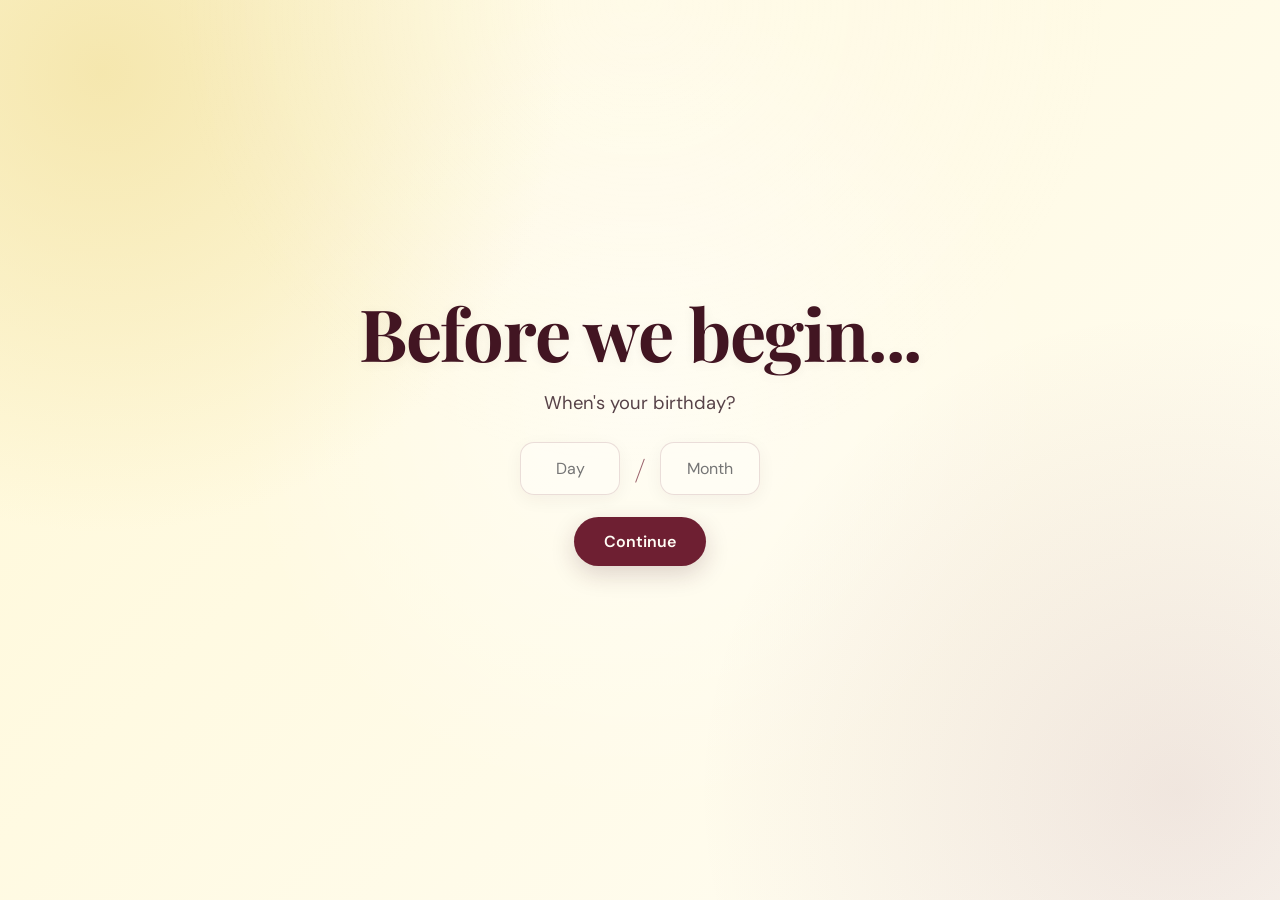
<file: index.html>
<!DOCTYPE html>
<html lang="en">

<head>

    <meta charset="UTF-8">

    <meta
        name="viewport"
        content="width=device-width, initial-scale=1.0"
    >

    <title>Project Nova</title>


    <!-- =================================
         MAIN WEBSITE STYLING
    ================================== -->

    <link
        rel="stylesheet"
        href="style.css"
    >


    <!-- =================================
         HOME-SPECIFIC STYLING
    ================================== -->

    <link
        rel="stylesheet"
        href="css/home.css"
    >

</head>


<body>

    <main id="app">


        <!-- =================================
             SCREEN 1
             BIRTHDAY VERIFICATION
        ================================== -->

        <section
            id="birthday-screen"
            class="screen active"
        >

            <h1>
                Before we begin...
            </h1>


            <p>
                When's your birthday?
            </p>


            <div class="birthday-inputs">

                <input
                    type="number"
                    id="day-input"
                    placeholder="Day"
                    min="1"
                    max="31"
                >


                <span>
                    /
                </span>


                <input
                    type="number"
                    id="month-input"
                    placeholder="Month"
                    min="1"
                    max="12"
                >

            </div>


            <button
                id="birthday-next-btn"
            >
                Continue
            </button>


            <p
                id="birthday-message"
                class="message"
            ></p>

        </section>


        <!-- =================================
             SCREEN 2
             NAME VERIFICATION
        ================================== -->

        <section
            id="name-screen"
            class="screen"
        >

            <h1>
                Interesting...
            </h1>


            <p>
                And who might you be?
            </p>


            <input
                type="text"
                id="name-input"
                placeholder="Enter your name"
                autocomplete="off"
            >


            <button
                id="name-next-btn"
            >
                Continue
            </button>


            <p
                id="name-message"
                class="message"
            ></p>

        </section>


        <!-- =================================
             SCREEN 3
             FORCED NO
        ================================== -->

        <section
            id="ready-screen"
            class="screen"
        >

            <h1>
                Identity confirmed.
            </h1>


            <p>
                Are you ready to proceed?
            </p>


            <div id="ready-buttons">

                <button
                    id="no-btn"
                >
                    NO
                </button>

            </div>

        </section>


        <!-- =================================
             SCREEN 4
             INTERROGATION
        ================================== -->

        <section
            id="chaos-screen"
            class="screen"
        >

            <h1 id="chaos-title">
                Are you sure you don't want to proceed?
            </h1>


            <div id="chaos-buttons">

                <button
                    id="yes-btn"
                >
                    YES
                </button>


                <button
                    id="chaos-no-btn"
                >
                    NO
                </button>

            </div>


            <div id="reason-area">

                <input
                    type="text"
                    id="reason-input"
                    placeholder="Explain yourself..."
                    autocomplete="off"
                >


                <button
                    id="reason-continue-btn"
                >
                    Continue
                </button>

            </div>

        </section>


        <!-- =================================
             SCREEN 5
             PROJECT NOVA HOME
        ================================== -->

        <section
            id="home-screen"
            class="screen home-screen"
        >


            <!-- =================================
                 HOME INTRO
            ================================== -->

            <div class="home-intro">

                <p class="home-label">
                    PROJECT NOVA
                </p>


                <h1>
                    Welcome.
                </h1>


                <p class="home-description">
                    You've made it through the entrance.
                    Now the real experience begins.
                </p>

            </div>


            <!-- =================================
                 NAVIGATION CARDS
            ================================== -->

            <div class="home-grid">


                <!-- =================================
                     CARD 01
                     BIRTHDAY
                ================================== -->

                <a
                    href="pages/birthday.html"
                    class="nova-card birthday-card"
                >

                    <span class="card-number">
                        01
                    </span>


                    <h2>
                        Birthday
                    </h2>


                    <p>
                        Something waiting for the birthday girl.
                    </p>

                </a>


                <!-- =================================
                     CARD 02
                     SURPRISES
                ================================== -->

                <a
                    href="pages/surprises.html"
                    class="nova-card"
                >

                    <span class="card-number">
                        02
                    </span>


                    <h2>
                        Surprises
                    </h2>


                    <p>
                        A few things you probably won't expect.
                    </p>

                </a>


                <!-- =================================
                     CARD 03
                     NOVA ARCADE
                ================================== -->

                <a
                    href="pages/arcade.html"
                    class="nova-card arcade-card"
                >


                    <!-- Mini arcade cabinet -->
                    <div
                        class="arcade-cabinet"
                        aria-hidden="true"
                    >

                        <div class="arcade-screen">

                            <span>
                                NOVA
                            </span>


                            <strong>
                                ARCADE
                            </strong>

                        </div>


                        <div class="arcade-controls">

                            <span class="arcade-stick"></span>


                            <span
                                class="arcade-button red"
                            ></span>


                            <span
                                class="arcade-button blue"
                            ></span>

                        </div>

                    </div>


                    <span
                        class="card-number arcade-number"
                    >
                        03
                    </span>


                    <span class="arcade-status">
                        INSERT COIN
                    </span>


                    <h2>
                        Nova Arcade 🎮
                    </h2>


                    <p>
                        Games, challenges, chaos,
                        and questionable decisions.
                    </p>


                    <span class="arcade-play">
                        PLAY ARCADE →
                    </span>

                </a>


                <!-- =================================
                     CARD 04
                     MEMORIES
                ================================== -->

                <div
                    class="nova-card locked-card"
                >

                    <span class="card-number">
                        04
                    </span>


                    <h2>
                        Memories
                    </h2>


                    <p>
                        Not yet.
                    </p>


                    <span class="locked-text">
                        Coming later
                    </span>

                </div>


            </div>

        </section>

    </main>


    <!-- =================================
         MAIN GATEWAY LOGIC
    ================================== -->

    <script src="script.js"></script>

</body>

</html>
</file>
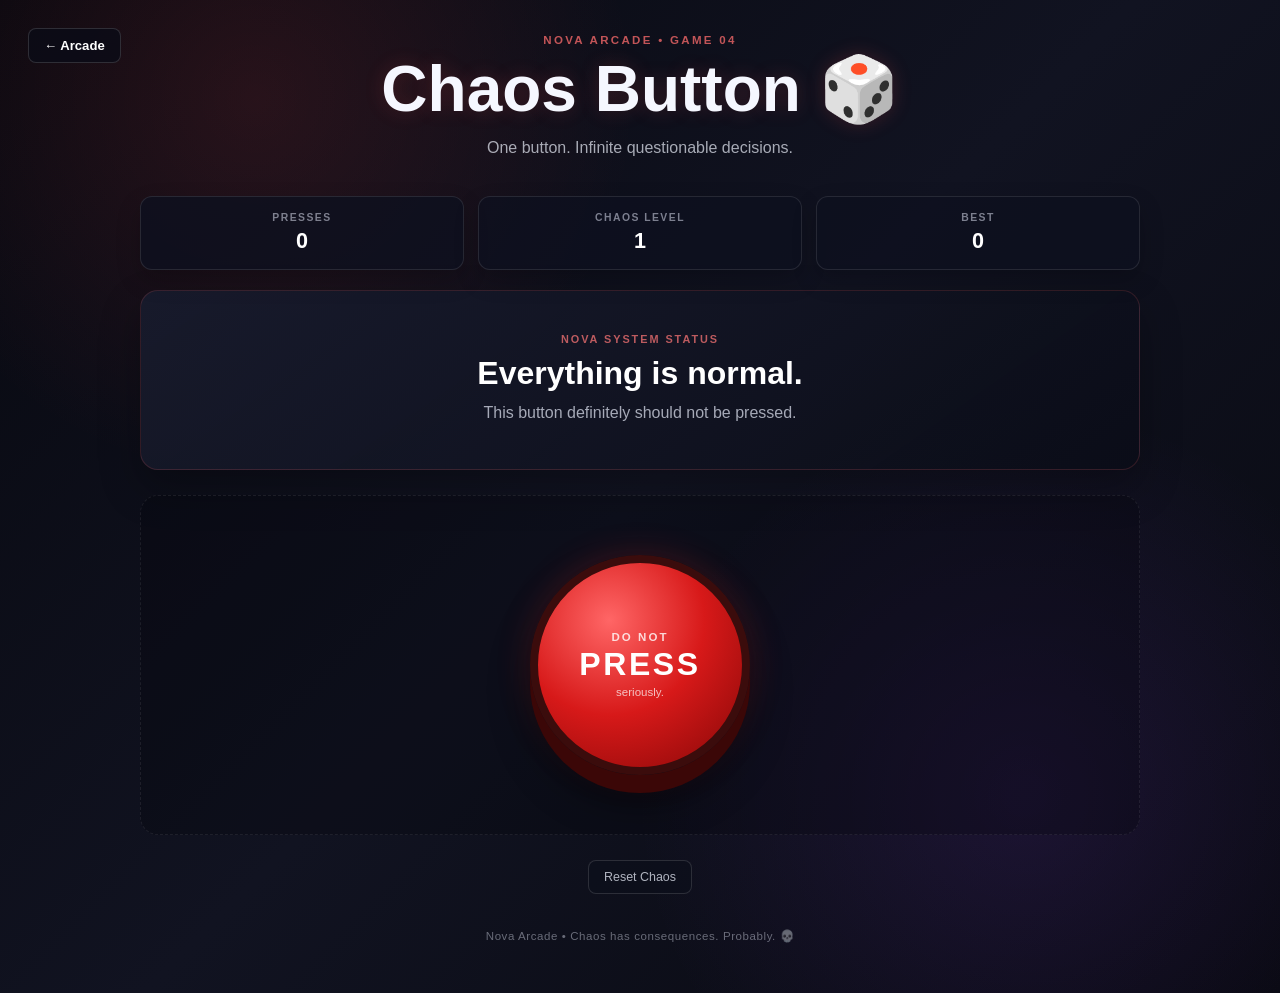
<file: arcade/chaos-button/index.html>
<!DOCTYPE html>
<html lang="en">

<head>
    <meta charset="UTF-8">

    <meta
        name="viewport"
        content="width=device-width, initial-scale=1.0"
    >

    <title>Chaos Button 🎲</title>

    <link rel="stylesheet" href="style.css">
</head>

<body>

    <!-- Header -->
    <header class="game-header">

        <a
            href="../../pages/arcade.html"
            class="back-button"
        >
            ← Arcade
        </a>

        <div class="header-content">

            <span class="game-label">
                NOVA ARCADE • GAME 04
            </span>

            <h1>
                Chaos Button 🎲
            </h1>

            <p>
                One button.
                Infinite questionable decisions.
            </p>

        </div>

    </header>


    <!-- Main game -->
    <main class="game-container">

        <!-- Statistics -->
        <section class="stats">

            <div class="stat-box">

                <span>
                    PRESSES
                </span>

                <strong id="press-count">
                    0
                </strong>

            </div>


            <div class="stat-box">

                <span>
                    CHAOS LEVEL
                </span>

                <strong id="chaos-level">
                    1
                </strong>

            </div>


            <div class="stat-box">

                <span>
                    BEST
                </span>

                <strong id="best-score">
                    0
                </strong>

            </div>

        </section>


        <!-- Chaos message -->
        <section
            id="chaos-display"
            class="chaos-display"
        >

            <span class="display-label">
                NOVA SYSTEM STATUS
            </span>

            <h2 id="chaos-title">
                Everything is normal.
            </h2>

            <p id="chaos-message">
                This button definitely should not be pressed.
            </p>

        </section>


        <!-- Button area -->
        <section
            id="button-area"
            class="button-area"
        >

            <button
                id="chaos-button"
                type="button"
            >

                <span class="button-warning">
                    DO NOT
                </span>

                <span class="button-main">
                    PRESS
                </span>

                <span class="button-sub">
                    seriously.
                </span>

            </button>

        </section>


        <!-- Reset button -->
        <button
            id="reset-button"
            class="reset-button"
            type="button"
        >
            Reset Chaos
        </button>


        <!-- Footer -->
        <footer>
            Nova Arcade • Chaos has consequences. Probably. 💀
        </footer>

    </main>


    <!-- =================================
         EXPLOSION OVERLAY
    ================================== -->

    <div
        id="explosion-overlay"
        class="explosion-overlay"
        aria-hidden="true"
    >

        <div class="explosion-text">
            CHAOS OVERLOAD 💥
        </div>

    </div>


    <!-- JavaScript -->
    <script src="script.js"></script>

</body>

</html>
</file>
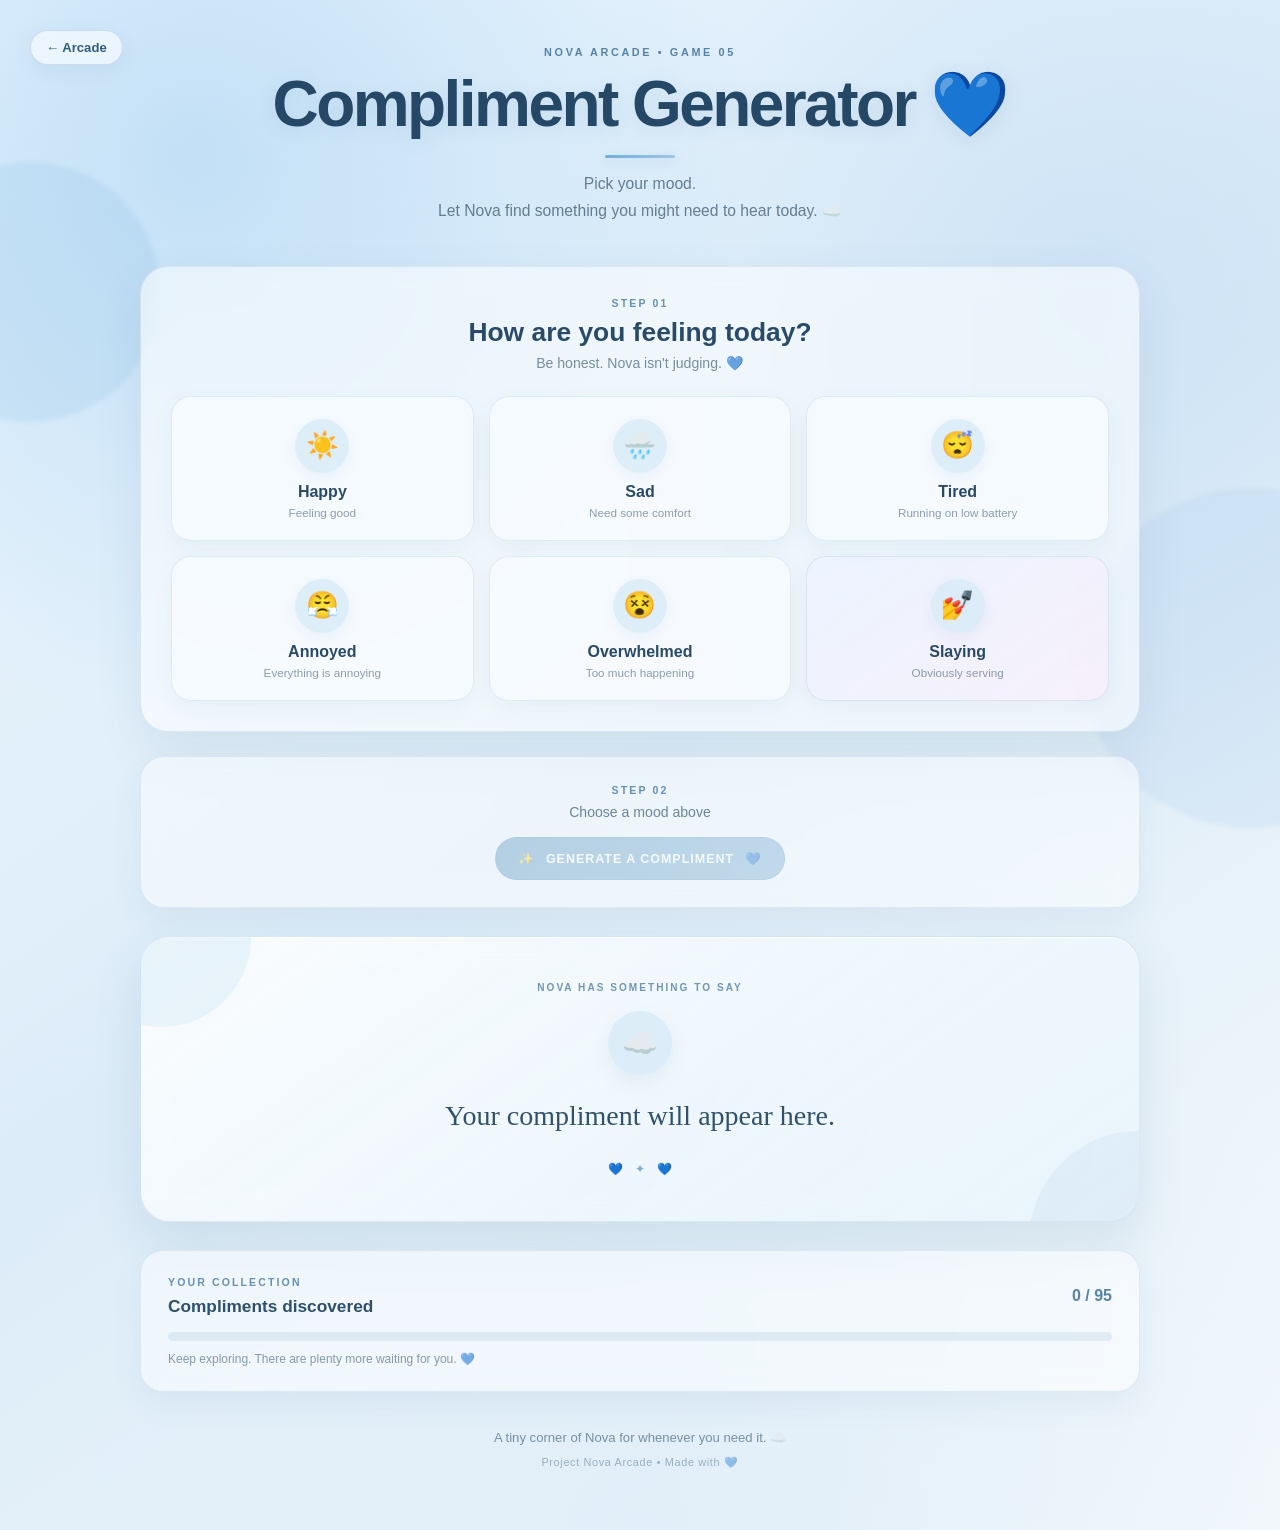
<file: arcade/compliment-generator/index.html>
<!DOCTYPE html>
<html lang="en">

<head>
    <meta charset="UTF-8">

    <meta
        name="viewport"
        content="width=device-width, initial-scale=1.0"
    >

    <title>Compliment Generator 💙</title>

    <link
        rel="stylesheet"
        href="style.css"
    >
</head>

<body>

    <header class="page-header">

        <a
            href="../../pages/arcade.html"
            class="back-button"
        >
            ← Arcade
        </a>

        <div class="header-content">

            <span class="game-label">
                NOVA ARCADE • GAME 05
            </span>

            <h1>
                Compliment Generator 💙
            </h1>

            <p>
                Pick your mood.
                <br>
                Let Nova find something you might need to hear today. ☁️
            </p>

        </div>

    </header>


    <main class="compliment-container">

        <section class="mood-section">

            <div class="section-heading">

                <span class="section-label">
                    STEP 01
                </span>

                <h2>
                    How are you feeling today?
                </h2>

                <p>
                    Be honest. Nova isn't judging. 💙
                </p>

            </div>


            <div
                id="mood-grid"
                class="mood-grid"
            >

                <button
                    class="mood-card"
                    data-mood="happy"
                    type="button"
                >
                    <span class="mood-icon">
                        ☀️
                    </span>

                    <span class="mood-name">
                        Happy
                    </span>

                    <span class="mood-description">
                        Feeling good
                    </span>
                </button>


                <button
                    class="mood-card"
                    data-mood="sad"
                    type="button"
                >
                    <span class="mood-icon">
                        🌧️
                    </span>

                    <span class="mood-name">
                        Sad
                    </span>

                    <span class="mood-description">
                        Need some comfort
                    </span>
                </button>


                <button
                    class="mood-card"
                    data-mood="tired"
                    type="button"
                >
                    <span class="mood-icon">
                        😴
                    </span>

                    <span class="mood-name">
                        Tired
                    </span>

                    <span class="mood-description">
                        Running on low battery
                    </span>
                </button>


                <button
                    class="mood-card"
                    data-mood="annoyed"
                    type="button"
                >
                    <span class="mood-icon">
                        😤
                    </span>

                    <span class="mood-name">
                        Annoyed
                    </span>

                    <span class="mood-description">
                        Everything is annoying
                    </span>
                </button>


                <button
                    class="mood-card"
                    data-mood="overwhelmed"
                    type="button"
                >
                    <span class="mood-icon">
                        😵
                    </span>

                    <span class="mood-name">
                        Overwhelmed
                    </span>

                    <span class="mood-description">
                        Too much happening
                    </span>
                </button>


                <button
                    class="mood-card slaying-mood"
                    data-mood="slaying"
                    type="button"
                >
                    <span class="mood-icon">
                        💅
                    </span>

                    <span class="mood-name">
                        Slaying
                    </span>

                    <span class="mood-description">
                        Obviously serving
                    </span>
                </button>

            </div>

        </section>


        <section
            id="generator-section"
            class="generator-section"
        >

            <div class="generator-top">

                <span class="section-label">
                    STEP 02
                </span>

                <p id="selected-mood-text">
                    Choose a mood above
                </p>

            </div>


            <button
                id="generate-button"
                class="generate-button"
                type="button"
                disabled
            >
                <span>✨</span>

                GENERATE A COMPLIMENT

                <span>💙</span>
            </button>

        </section>


        <section
            id="compliment-area"
            class="compliment-area"
        >

            <div class="compliment-card">

                <span class="compliment-small">
                    NOVA HAS SOMETHING TO SAY
                </span>

                <div
                    id="compliment-icon"
                    class="compliment-icon"
                >
                    ☁️
                </div>

                <p
                    id="compliment-text"
                    class="compliment-text"
                >
                    Your compliment will appear here.
                </p>

                <div class="compliment-decoration">
                    <span>💙</span>
                    <span>✦</span>
                    <span>💙</span>
                </div>

            </div>


            <button
                id="another-button"
                class="another-button"
                type="button"
                hidden
            >
                Another one ✨
            </button>

        </section>


        <section class="discovery-section">

            <div class="discovery-header">

                <div>

                    <span class="section-label">
                        YOUR COLLECTION
                    </span>

                    <h2>
                        Compliments discovered
                    </h2>

                </div>

                <strong id="discovery-count">
                    0 / 95
                </strong>

            </div>


            <div
                class="progress-track"
                aria-hidden="true"
            >
                <div
                    id="discovery-progress"
                    class="progress-fill"
                ></div>
            </div>


            <p>
                Keep exploring. There are plenty more waiting for you. 💙
            </p>

        </section>


        <footer class="page-footer">

            <p>
                A tiny corner of Nova for whenever you need it. ☁️
            </p>

            <span>
                Project Nova Arcade • Made with 💙
            </span>

        </footer>

    </main>


    <script src="script.js"></script>

</body>

</html>
</file>
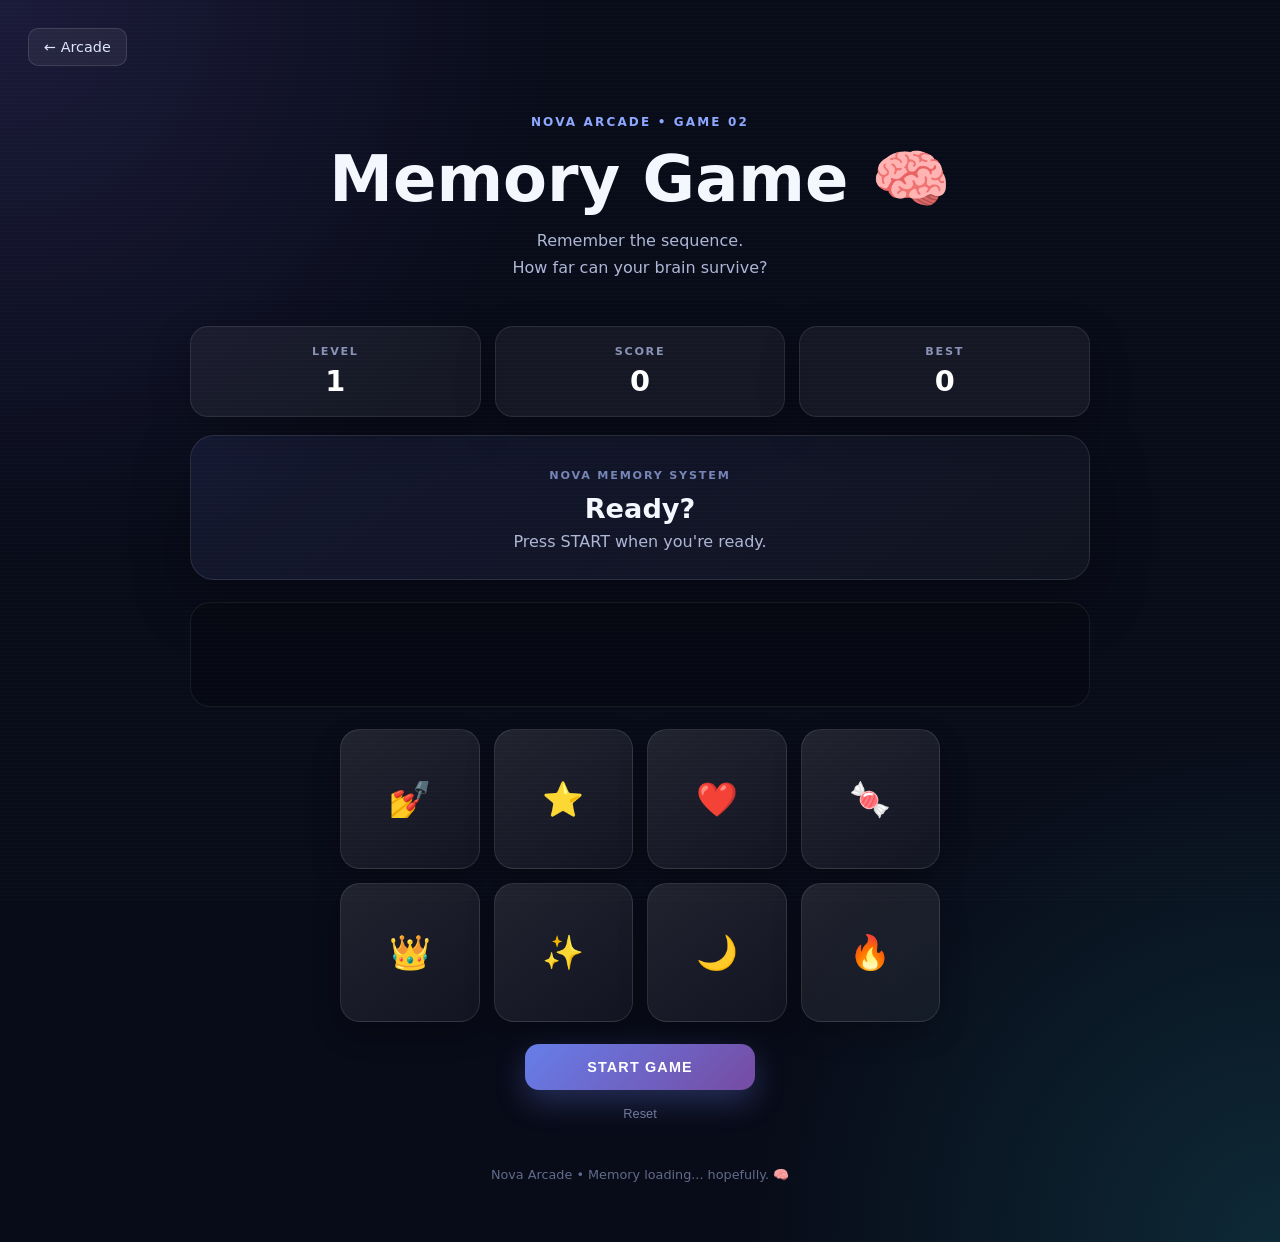
<file: arcade/memory-game/index.html>
<!DOCTYPE html>
<html lang="en">

<head>
    <meta charset="UTF-8">

    <meta
        name="viewport"
        content="width=device-width, initial-scale=1.0"
    >

    <title>Memory Game 🧠</title>

    <link
        rel="stylesheet"
        href="style.css"
    >
</head>

<body>

    <header class="game-header">

        <a
            href="../../pages/arcade.html"
            class="back-button"
        >
            ← Arcade
        </a>

        <div class="header-content">

            <span class="game-label">
                NOVA ARCADE • GAME 02
            </span>

            <h1>
                Memory Game 🧠
            </h1>

            <p>
                Remember the sequence.
                <br>
                How far can your brain survive?
            </p>

        </div>

    </header>


    <main class="game-container">

        <section class="stats">

            <div class="stat-box">
                <span>LEVEL</span>
                <strong id="level">1</strong>
            </div>

            <div class="stat-box">
                <span>SCORE</span>
                <strong id="score">0</strong>
            </div>

            <div class="stat-box">
                <span>BEST</span>
                <strong id="best-score">0</strong>
            </div>

        </section>


        <section class="game-display">

            <span class="display-label">
                NOVA MEMORY SYSTEM
            </span>

            <h2 id="game-title">
                Ready?
            </h2>

            <p id="game-message">
                Press START when you're ready.
            </p>

        </section>


        <section class="sequence-display">

            <div
                id="sequence"
                class="sequence"
            ></div>

        </section>


        <section
            id="symbol-grid"
            class="symbol-grid"
        >

            <button
                class="symbol-button"
                data-symbol="💅"
                type="button"
            >
                💅
            </button>

            <button
                class="symbol-button"
                data-symbol="⭐"
                type="button"
            >
                ⭐
            </button>

            <button
                class="symbol-button"
                data-symbol="❤️"
                type="button"
            >
                ❤️
            </button>

            <button
                class="symbol-button"
                data-symbol="🍬"
                type="button"
            >
                🍬
            </button>

            <button
                class="symbol-button"
                data-symbol="👑"
                type="button"
            >
                👑
            </button>

            <button
                class="symbol-button"
                data-symbol="✨"
                type="button"
            >
                ✨
            </button>

            <button
                class="symbol-button"
                data-symbol="🌙"
                type="button"
            >
                🌙
            </button>

            <button
                class="symbol-button"
                data-symbol="🔥"
                type="button"
            >
                🔥
            </button>

        </section>


        <button
            id="start-button"
            class="start-button"
            type="button"
        >
            START GAME
        </button>


        <button
            id="reset-button"
            class="reset-button"
            type="button"
        >
            Reset
        </button>


        <footer>
            Nova Arcade • Memory loading... hopefully. 🧠
        </footer>

    </main>


    <div
        id="result-overlay"
        class="result-overlay"
    >

        <div class="result-card">

            <span class="result-icon">
                💀
            </span>

            <h2 id="result-title">
                Memory.exe stopped working
            </h2>

            <p id="result-message">
                Your brain has officially requested a reboot.
            </p>

            <div class="result-stats">

                <div>
                    <span>SCORE</span>
                    <strong id="final-score">0</strong>
                </div>

                <div>
                    <span>LEVEL</span>
                    <strong id="final-level">1</strong>
                </div>

            </div>

            <button
                id="play-again-button"
                class="play-again-button"
                type="button"
            >
                PLAY AGAIN
            </button>

        </div>

    </div>


    <script src="script.js"></script>

</body>

</html>
</file>
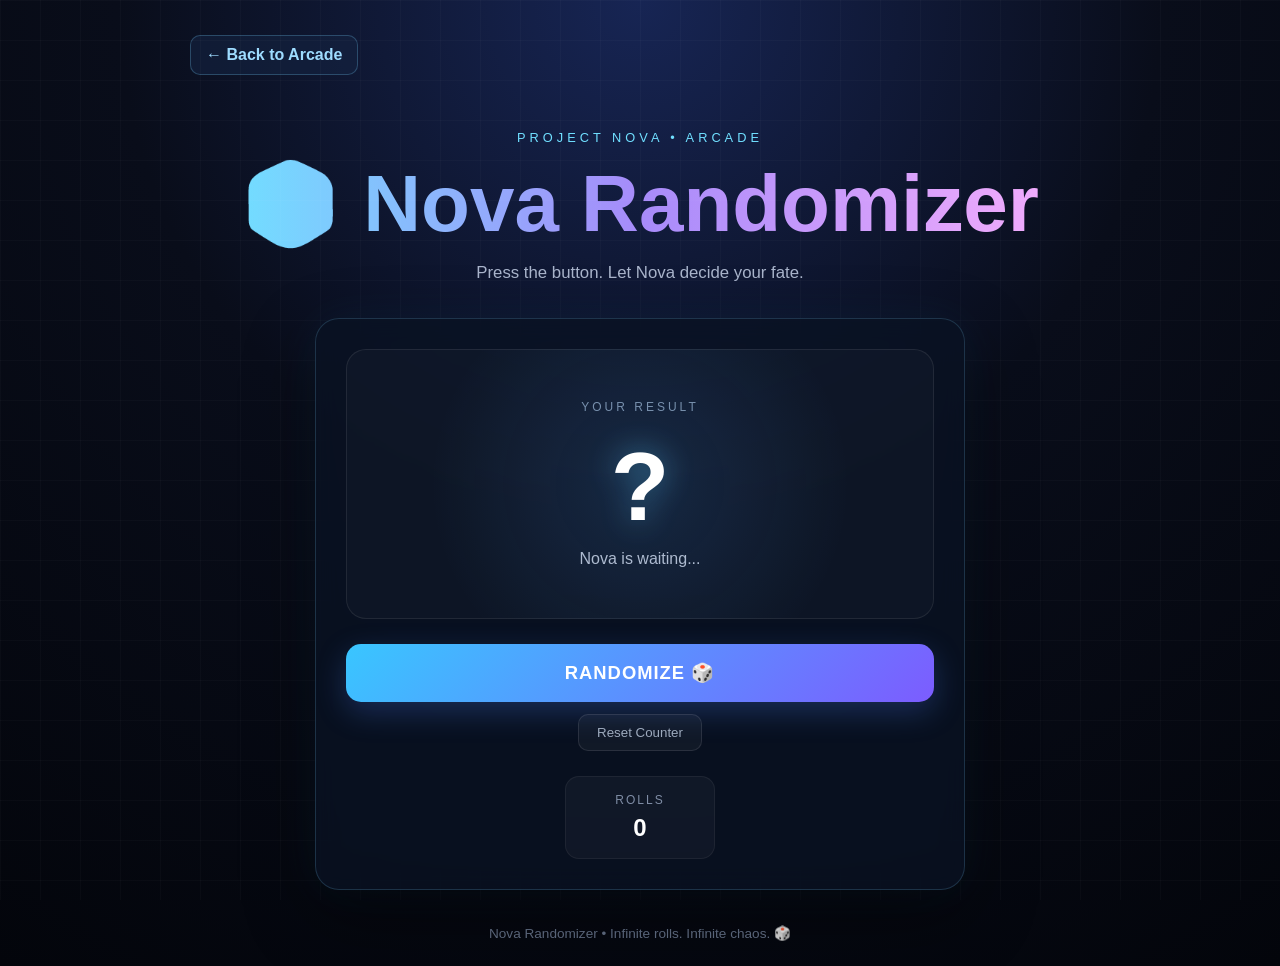
<file: arcade/nova-randomizer/index.html>
<!DOCTYPE html>
<html lang="en">
<head>
    <meta charset="UTF-8">
    <meta name="viewport" content="width=device-width, initial-scale=1.0">
    <title>Nova Randomizer</title>
    <link rel="stylesheet" href="style.css">
</head>
<body>

    <main class="game-shell">

        <a href="../../pages/arcade.html" class="back-button">← Back to Arcade</a>

        <header class="game-header">
            <p class="eyebrow">PROJECT NOVA • ARCADE</p>
            <h1>🎲 Nova Randomizer</h1>
            <p>Press the button. Let Nova decide your fate.</p>
        </header>

        <section class="randomizer-card">

            <div class="result-box">
                <span class="result-label">YOUR RESULT</span>

                <div class="result" id="result">?</div>

                <p id="resultMessage">Nova is waiting...</p>
            </div>

            <button id="randomizeButton" class="randomize-button">
                RANDOMIZE 🎲
            </button>

            <button id="resetButton" class="reset-button">
                Reset Counter
            </button>

            <div class="stats">
                <div class="stat">
                    <span>Rolls</span>
                    <strong id="rollCount">0</strong>
                </div>
            </div>

        </section>

        <footer>
            <p>Nova Randomizer • Infinite rolls. Infinite chaos. 🎲</p>
        </footer>

    </main>

    <script src="script.js"></script>
</body>
</html>
</file>
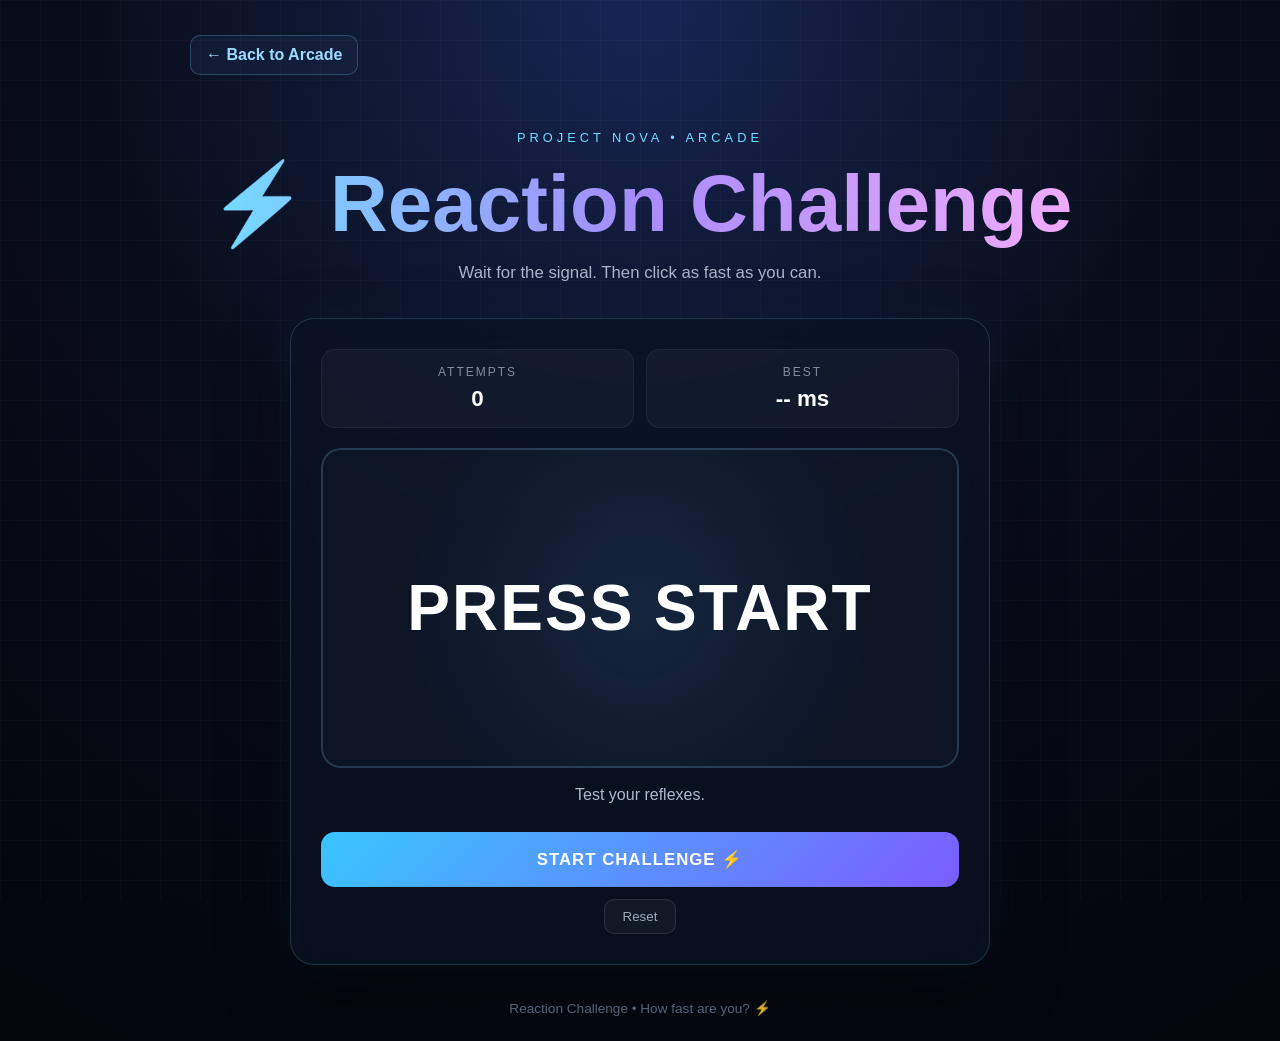
<file: arcade/reaction-challenge/index.html>
<!DOCTYPE html>
<html lang="en">
<head>
    <meta charset="UTF-8">
    <meta name="viewport" content="width=device-width, initial-scale=1.0">
    <title>Reaction Challenge</title>
    <link rel="stylesheet" href="style.css">
</head>
<body>

    <main class="game-shell">

        <a href="../../pages/arcade.html" class="back-button">← Back to Arcade</a>

        <header class="game-header">
            <p class="eyebrow">PROJECT NOVA • ARCADE</p>
            <h1>⚡ Reaction Challenge</h1>
            <p>Wait for the signal. Then click as fast as you can.</p>
        </header>

        <section class="game-card">

            <div class="stats">
                <div class="stat">
                    <span>Attempts</span>
                    <strong id="attempts">0</strong>
                </div>

                <div class="stat">
                    <span>Best</span>
                    <strong id="bestTime">-- ms</strong>
                </div>
            </div>

            <button id="reactionArea" class="reaction-area">
                <span id="reactionText">PRESS START</span>
            </button>

            <p id="message" class="message">
                Test your reflexes.
            </p>

            <button id="startButton" class="start-button">
                START CHALLENGE ⚡
            </button>

            <button id="resetButton" class="reset-button">
                Reset
            </button>

        </section>

        <footer>
            <p>Reaction Challenge • How fast are you? ⚡</p>
        </footer>

    </main>

    <script src="script.js"></script>
</body>
</html>
</file>
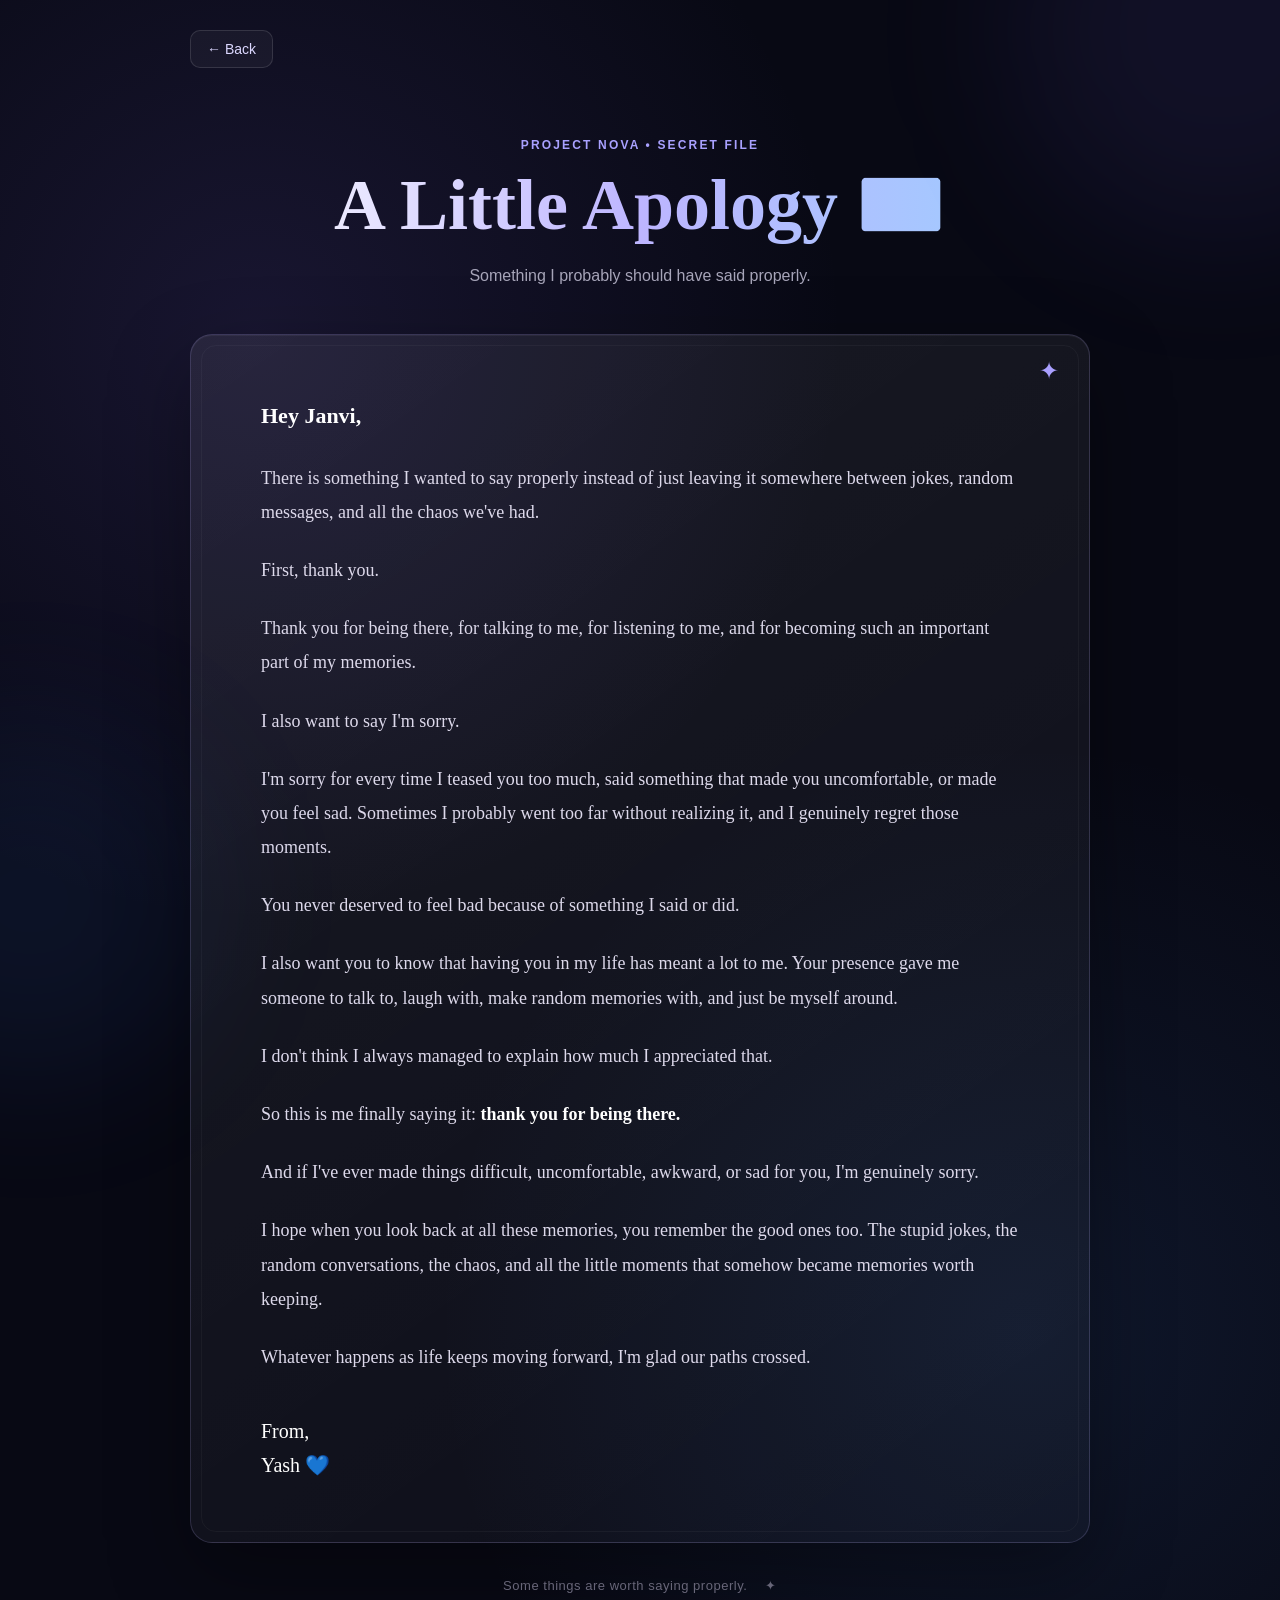
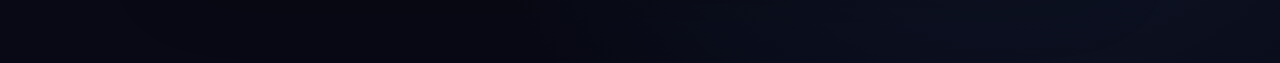
<file: pages/apology-letter.html>
<!DOCTYPE html>
<html lang="en">
<head>
    <meta charset="UTF-8">
    <meta name="viewport" content="width=device-width, initial-scale=1.0">

    <title>A Little Apology</title>

    <link rel="stylesheet" href="../css/apology-letter.css">
</head>

<body>

    <main class="letter-page">

        <a href="birthday.html" class="back-button">
            ← Back
        </a>

        <section class="letter-wrapper">

            <div class="letter-header">
                <span class="eyebrow">PROJECT NOVA • SECRET FILE</span>

                <h1>A Little Apology 💌</h1>

                <p class="subtitle">
                    Something I probably should have said properly.
                </p>
            </div>

            <article class="letter-card">

                <div class="letter-decoration">✦</div>

                <p>
                    Hey Janvi,
                </p>

                <p>
                    There is something I wanted to say properly instead of
                    just leaving it somewhere between jokes, random messages,
                    and all the chaos we've had.
                </p>

                <p>
                    First, thank you.
                </p>

                <p>
                    Thank you for being there, for talking to me, for listening
                    to me, and for becoming such an important part of my
                    memories.
                </p>

                <p>
                    I also want to say I'm sorry.
                </p>

                <p>
                    I'm sorry for every time I teased you too much, said
                    something that made you uncomfortable, or made you feel
                    sad. Sometimes I probably went too far without realizing
                    it, and I genuinely regret those moments.
                </p>

                <p>
                    You never deserved to feel bad because of something I
                    said or did.
                </p>

                <p>
                    I also want you to know that having you in my life has
                    meant a lot to me. Your presence gave me someone to talk
                    to, laugh with, make random memories with, and just be
                    myself around.
                </p>

                <p>
                    I don't think I always managed to explain how much I
                    appreciated that.
                </p>

                <p>
                    So this is me finally saying it:
                    <strong>thank you for being there.</strong>
                </p>

                <p>
                    And if I've ever made things difficult, uncomfortable,
                    awkward, or sad for you, I'm genuinely sorry.
                </p>

                <p>
                    I hope when you look back at all these memories, you
                    remember the good ones too. The stupid jokes, the random
                    conversations, the chaos, and all the little moments that
                    somehow became memories worth keeping.
                </p>

                <p>
                    Whatever happens as life keeps moving forward, I'm glad
                    our paths crossed.
                </p>

                <p class="signature">
                    From,<br>
                    Yash 💙
                </p>

            </article>

            <div class="bottom-note">
                <span>Some things are worth saying properly.</span>
                <span>✦</span>
            </div>

        </section>

    </main>

    <script src="../js/apology-letter.js"></script>

</body>
</html>
</file>
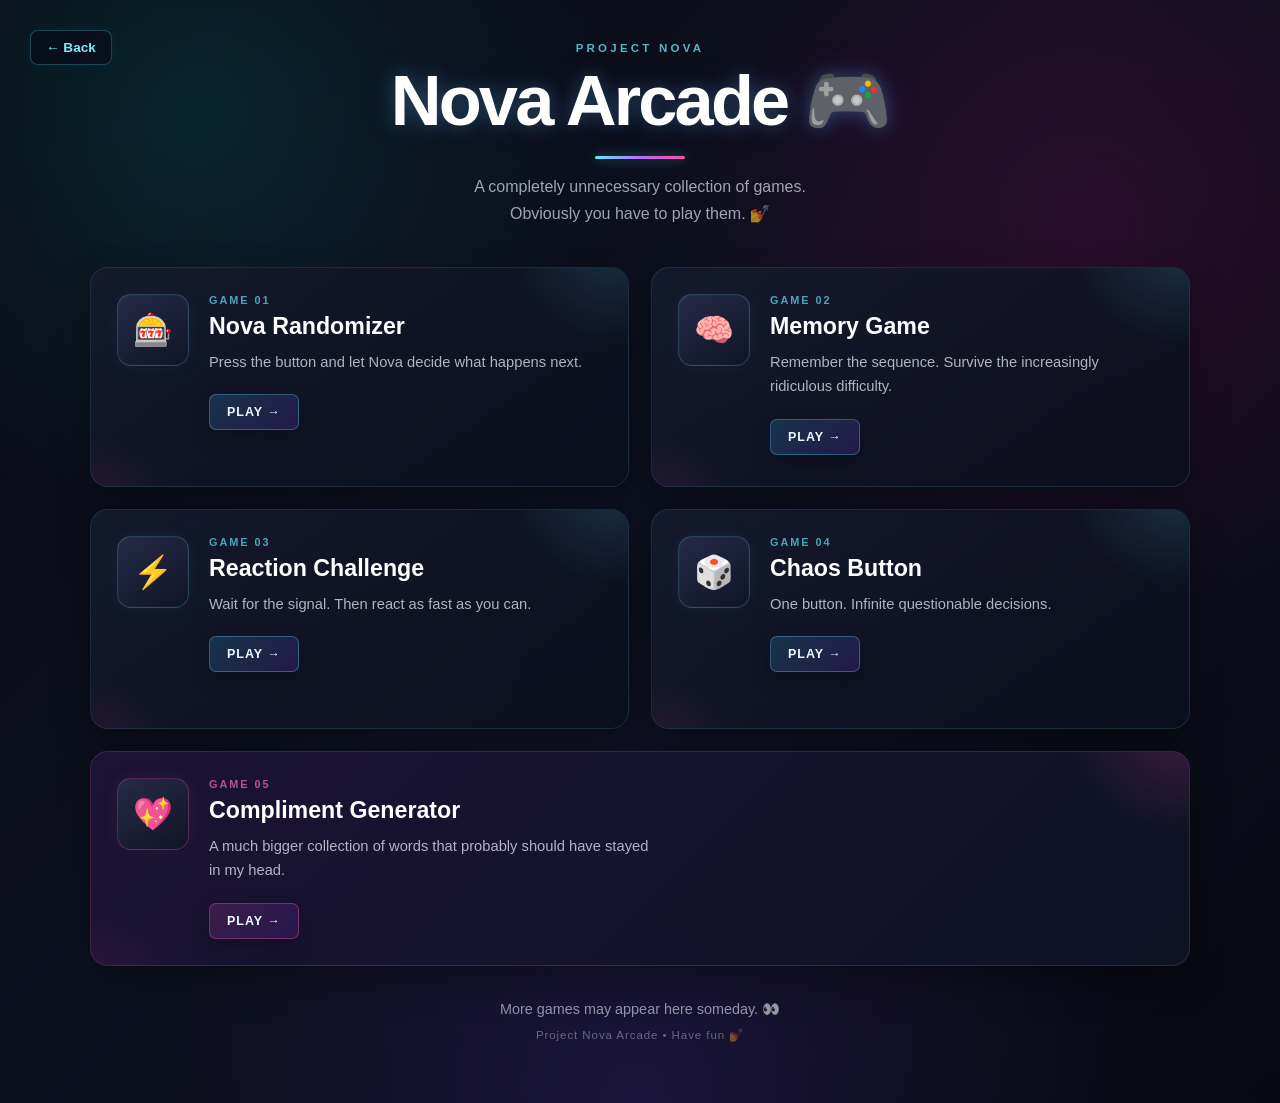
<file: pages/arcade.html>
<!DOCTYPE html>
<html lang="en">

<head>

    <meta charset="UTF-8">

    <meta
        name="viewport"
        content="width=device-width, initial-scale=1.0"
    >

    <title>Nova Arcade 🎮</title>

    <!-- Arcade-specific styling -->
    <link
        rel="stylesheet"
        href="../css/arcade.css"
    >

</head>


<body>

    <!-- =================================
         ARCADE HEADER
    ================================== -->

    <header class="arcade-header">

        <button
            id="arcade-back-btn"
            class="back-button"
            type="button"
            onclick="window.location.href='../index.html'"
        >
            ← Back
        </button>


        <div class="arcade-title-area">

            <p class="arcade-label">
                PROJECT NOVA
            </p>


            <h1>
                Nova Arcade 🎮
            </h1>


            <p class="arcade-subtitle">
                A completely unnecessary collection of games.
                <br>
                Obviously you have to play them. 💅
            </p>

        </div>

    </header>


    <!-- =================================
         GAME GRID
    ================================== -->

    <main class="arcade-container">

        <section class="game-grid">


            <!-- =================================
                 GAME 01
                 NOVA RANDOMIZER
            ================================== -->

            <article class="game-card">

                <div class="game-icon">
                    🎰
                </div>


                <div class="game-card-content">

                    <span class="game-number">
                        GAME 01
                    </span>


                    <h2>
                        Nova Randomizer
                    </h2>


                    <p>
                        Press the button and let Nova decide
                        what happens next.
                    </p>


                    <a
                        href="../arcade/nova-randomizer/index.html"
                        class="play-button"
                    >
                        PLAY →
                    </a>

                </div>

            </article>


            <!-- =================================
                 GAME 02
                 MEMORY GAME
            ================================== -->

            <article class="game-card">

                <div class="game-icon">
                    🧠
                </div>


                <div class="game-card-content">

                    <span class="game-number">
                        GAME 02
                    </span>


                    <h2>
                        Memory Game
                    </h2>


                    <p>
                        Remember the sequence. Survive the
                        increasingly ridiculous difficulty.
                    </p>


                    <a
                        href="../arcade/memory-game/index.html"
                        class="play-button"
                    >
                        PLAY →
                    </a>

                </div>

            </article>


            <!-- =================================
                 GAME 03
                 REACTION CHALLENGE
            ================================== -->

            <article class="game-card">

                <div class="game-icon">
                    ⚡
                </div>


                <div class="game-card-content">

                    <span class="game-number">
                        GAME 03
                    </span>


                    <h2>
                        Reaction Challenge
                    </h2>


                    <p>
                        Wait for the signal.
                        Then react as fast as you can.
                    </p>


                    <a
                        href="../arcade/reaction-challenge/index.html"
                        class="play-button"
                    >
                        PLAY →
                    </a>

                </div>

            </article>


            <!-- =================================
                 GAME 04
                 CHAOS BUTTON
            ================================== -->

            <article class="game-card">

                <div class="game-icon">
                    🎲
                </div>


                <div class="game-card-content">

                    <span class="game-number">
                        GAME 04
                    </span>


                    <h2>
                        Chaos Button
                    </h2>


                    <p>
                        One button.
                        Infinite questionable decisions.
                    </p>


                    <a
                        href="../arcade/chaos-button/index.html"
                        class="play-button"
                    >
                        PLAY →
                    </a>

                </div>

            </article>


            <!-- =================================
                 GAME 05
                 COMPLIMENT GENERATOR
            ================================== -->

            <article
                class="game-card featured-card"
            >

                <div class="game-icon">
                    💖
                </div>


                <div class="game-card-content">

                    <span class="game-number">
                        GAME 05
                    </span>


                    <h2>
                        Compliment Generator
                    </h2>


                    <p>
                        A much bigger collection of words
                        that probably should have stayed in my head.
                    </p>


                    <a
                        href="../arcade/compliment-generator/index.html"
                        class="play-button"
                    >
                        PLAY →
                    </a>

                </div>

            </article>


        </section>


        <!-- =================================
             ARCADE FOOTER
        ================================== -->

        <section class="arcade-footer">

            <p>
                More games may appear here someday. 👀
            </p>


            <span>
                Project Nova Arcade • Have fun 💅
            </span>

        </section>

    </main>

</body>

</html>
</file>
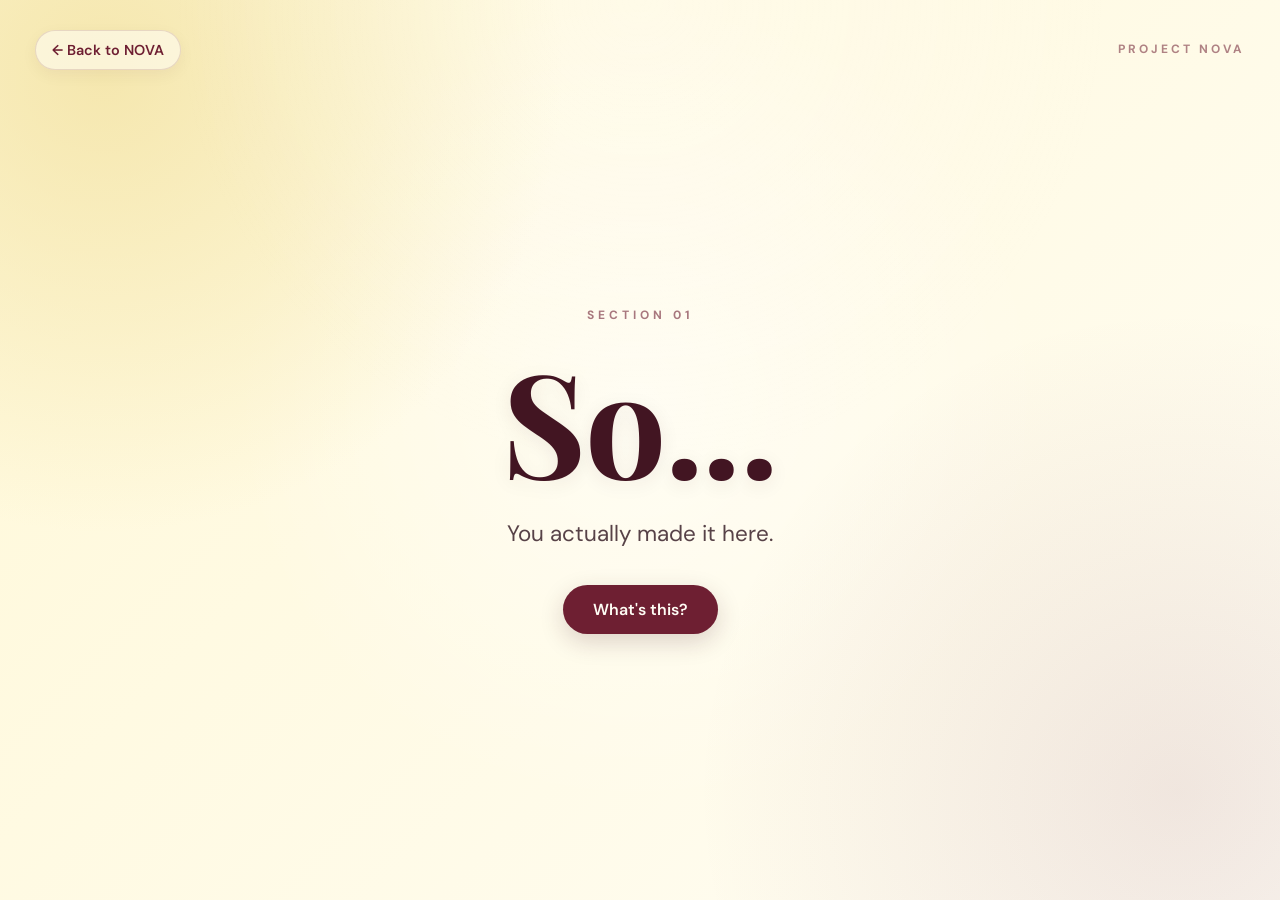
<file: pages/birthday.html>
<!DOCTYPE html>
<html lang="en">

<head>

    <meta charset="UTF-8">

    <meta
        name="viewport"
        content="width=device-width, initial-scale=1.0"
    >

    <title>Birthday | Project Nova</title>

    <link
        rel="stylesheet"
        href="../style.css"
    >

    <link
        rel="stylesheet"
        href="../css/birthday.css"
    >

</head>


<body>

    <main class="birthday-page">


        <!-- ================================
             TOP NAVIGATION
        ================================= -->

        <nav class="birthday-nav">

            <a
                href="../index.html"
                class="back-home-btn"
            >
                ← Back to NOVA
            </a>

            <p class="nova-small">
                PROJECT NOVA
            </p>

        </nav>


        <!-- ================================
             INTRO
        ================================= -->

        <section class="birthday-intro">

            <p class="birthday-label">
                SECTION 01
            </p>

            <h1>
                So...
            </h1>

            <p class="birthday-text">
                You actually made it here.
            </p>

            <button id="birthday-start-btn">
                What's this?
            </button>

        </section>


        <!-- ================================
             FIRST MESSAGE
        ================================= -->

        <section
            id="birthday-message-area"
            class="birthday-message-area"
        >

            <p class="birthday-label">
                A message for you
            </p>

            <h2>
                Well, today's a pretty important day.
            </h2>

            <p>
                And I thought it would be a little boring
                to just send you a normal birthday message.
            </p>

            <p>
                So instead...
            </p>

            <p class="message-highlight">
                I decided to build you something.
            </p>

            <button id="birthday-continue-btn">
                Continue
            </button>

        </section>


        <!-- ================================
             THE PROBLEM
        ================================= -->

        <section
            id="birthday-problem-area"
            class="birthday-message-area"
        >

            <p class="birthday-label">
                Wait a second...
            </p>

            <h2>
                But before we get to that...
            </h2>

            <p class="birthday-text">
                There's one small problem.
            </p>

            <button id="problem-btn">
                What problem?
            </button>

        </section>


        <!-- ================================
             CHALLENGE INTRO
        ================================= -->

        <section
            id="challenge-intro-area"
            class="birthday-message-area"
        >

            <p class="birthday-label">
                One condition
            </p>

            <h2>
                A birthday gift can't just be handed over that easily.
            </h2>

            <p>
                First, you have to complete one tiny challenge.
            </p>

            <button id="challenge-start-btn">
                Bring it on.
            </button>

        </section>


        <!-- ================================
             CATCH THE CAKE
        ================================= -->

        <section
            id="challenge-area"
            class="birthday-message-area challenge-area"
        >

            <p class="birthday-label">
                Challenge accepted
            </p>

            <h2>
                Okay. Catch this.
            </h2>

            <p id="challenge-counter">
                Catches: 0 / 5
            </p>

            <div id="game-area">

                <button id="catch-btn">
                    🎂
                </button>

            </div>

        </section>


        <!-- ================================
             CHALLENGE COMPLETE
        ================================= -->

        <section
            id="challenge-complete-area"
            class="birthday-message-area"
        >

            <p class="birthday-label">
                Challenge complete
            </p>

            <h2>
                You passed.
            </h2>

            <p>
                Somehow.
            </p>

            <button id="challenge-complete-btn">
                Continue
            </button>

        </section>


        <!-- ================================
             BIRTHDAY REVEAL
        ================================= -->

        <section
            id="birthday-reveal-area"
            class="birthday-message-area birthday-reveal-area"
        >

            <p class="birthday-label">
                Fine. You earned it.
            </p>

            <h2 class="birthday-reveal-title">
                HAPPY<br>
                BIRTHDAY
            </h2>

            <p class="birthday-reveal-name">
                🎉 🎂 ✨
            </p>

            <p class="birthday-reveal-text">
                Welcome to your birthday experience.
            </p>

            <button id="birthday-reveal-btn">
                Let's begin.
            </button>

        </section>


        <!-- ================================
             EXPERIENCE INTRO
        ================================= -->

        <section
            id="experience-intro-area"
            class="birthday-message-area"
        >

            <p class="birthday-label">
                Project Nova begins
            </p>

            <h2>
                Okay, now that we're officially past
                all the unnecessary security...
            </h2>

            <p>
                I have a few things prepared for you.
            </p>

            <p class="message-highlight">
                Choose wisely.
            </p>

            <button id="show-prepared-btn">
                Show me.
            </button>

        </section>


        <!-- ================================
             BIRTHDAY VAULT
        ================================= -->

        <section
            id="birthday-vault-area"
            class="birthday-message-area birthday-vault-area"
        >

            <p class="birthday-label">
                THE BIRTHDAY VAULT
            </p>

            <h2>
                Three files.
            </h2>

            <p class="vault-description">
                Choose carefully.
            </p>

            <div class="vault-grid">


                <!-- SOMETHING FUN -->

                <button
                    id="vault-card-1"
                    class="vault-card"
                >

                    <span class="vault-icon">
                        🎁
                    </span>

                    <span class="vault-card-title">
                        Something Fun
                    </span>

                    <span class="vault-card-text">
                        Open me.
                    </span>

                </button>


                <!-- SOMETHING SPECIAL -->

                <button
                    id="vault-card-2"
                    class="vault-card"
                >

                    <span class="vault-icon">
                        ✨
                    </span>

                    <span class="vault-card-title">
                        Something Special
                    </span>

                    <span class="vault-card-text">
                        There's something inside.
                    </span>

                </button>


                <!-- SECRET FILE -->

                <button
                    id="vault-card-3"
                    class="vault-card vault-card-locked"
                >

                    <span class="vault-icon">
                        🔒
                    </span>

                    <span class="vault-card-title">
                        Locked
                    </span>

                    <span class="vault-card-text">
                        Complete the Diva Quest.
                    </span>

                </button>

            </div>

        </section>


        <!-- ================================
             SECRET FILE INTRO
        ================================= -->

        <section
            id="secret-file-area"
            class="birthday-message-area secret-file-area"
        >

            <p class="birthday-label">
                SECRET FILE
            </p>

            <h2>
                The Diva Protocol
            </h2>

            <p>
                Apparently, this file requires
                five levels of authorization.
            </p>

            <p class="message-highlight">
                Let's see if you can slay your way through.
            </p>

            <div class="diva-progress">

                <span id="lock-1-status">
                    🔒
                </span>

                <span id="lock-2-status">
                    🔒
                </span>

                <span id="lock-3-status">
                    🔒
                </span>

                <span id="lock-4-status">
                    🔒
                </span>

                <span id="lock-5-status">
                    🔒
                </span>

            </div>

            <button id="secret-file-start-btn">
                Start the Diva Quest 💅
            </button>

            <button
                id="secret-file-back-btn"
                class="secondary-button"
            >
                Back to the Vault
            </button>

        </section>


        <!-- ================================
             DIVA CHECK
             LEVEL 01
        ================================= -->

        <section
            id="diva-check-area"
            class="birthday-message-area diva-challenge-area"
        >

            <p class="birthday-label">
                LOCK 01
            </p>

            <h2>
                💅 The Diva Check
            </h2>

            <p>
                First things first.
            </p>

            <p>
                Which emoji officially represents
                maximum Diva energy?
            </p>

            <div
                id="diva-check-options"
                class="diva-choice-grid"
            >

                <button
                    type="button"
                    data-diva-choice="yes"
                >
                    💅
                </button>

                <button
                    type="button"
                    data-diva-choice="no"
                >
                    👑
                </button>

                <button
                    type="button"
                    data-diva-choice="no"
                >
                    ✨
                </button>

                <button
                    type="button"
                    data-diva-choice="no"
                >
                    🎂
                </button>

            </div>

            <p
                id="diva-check-feedback"
                class="diva-feedback"
            ></p>

        </section>


        <!-- ================================
             DIVA CHASE
             LEVEL 02
        ================================= -->

        <section
            id="diva-chase-area"
            class="birthday-message-area diva-challenge-area"
        >

            <p class="birthday-label">
                LOCK 02
            </p>

            <h2>
                💅 The Nailcare Emoji Chase
            </h2>

            <p>
                Catch the 💅 three times.
            </p>

            <p id="diva-chase-counter">
                Catches: 0 / 3
            </p>

            <div id="diva-chase-game">

                <button
                    id="diva-chase-target"
                    type="button"
                >
                    💅
                </button>

            </div>

            <p
                id="diva-chase-feedback"
                class="diva-feedback"
            ></p>

        </section>


        <!-- ================================
             DIVA MEMORY
             LEVEL 03
        ================================= -->

        <section
            id="diva-memory-area"
            class="birthday-message-area diva-challenge-area"
        >

            <p class="birthday-label">
                LOCK 03
            </p>

            <h2>
                🧠 Diva Memory
            </h2>

            <p id="diva-memory-instruction">
                Memorize the sequence.
            </p>

            <div
                id="diva-memory-display"
                class="diva-memory-display"
            >
                Ready?
            </div>

            <div
                id="diva-memory-options"
                class="diva-choice-grid diva-memory-options"
            ></div>

            <p
                id="diva-memory-feedback"
                class="diva-feedback"
            ></p>

        </section>


        <!-- ================================
             DIVA PUZZLE
             LEVEL 04
        ================================= -->

        <section
            id="diva-puzzle-area"
            class="birthday-message-area diva-challenge-area"
        >

            <p class="birthday-label">
                LOCK 04
            </p>

            <h2>
                🧩 The Diva Puzzle
            </h2>

            <p>
                Three puzzles.
                Increasing levels of disrespect toward
                your remaining brain cells.
            </p>

            <div
                id="diva-puzzle-question"
                class="diva-puzzle-question"
            >
                Puzzle loading...
            </div>

            <div
                id="diva-puzzle-options"
                class="diva-choice-grid"
            ></div>

            <p
                id="diva-puzzle-feedback"
                class="diva-feedback"
            ></p>

        </section>


        <!-- ================================
             FINAL DIVA LOCK
             LEVEL 05
        ================================= -->

        <section
            id="diva-final-area"
            class="birthday-message-area diva-challenge-area"
        >

            <p class="birthday-label">
                LOCK 05
            </p>

            <h2>
                👑 Can the Diva Slay the Final Lock?
            </h2>

            <p id="diva-final-instruction">
                One final test.
            </p>

            <div
                id="diva-final-content"
                class="diva-final-content"
            ></div>

            <p
                id="diva-final-feedback"
                class="diva-feedback"
            ></p>

        </section>


        <!-- ================================
             SECRET FILE UNLOCKED
        ================================= -->

        <section
            id="secret-unlocked-area"
            class="birthday-message-area"
        >

            <p class="birthday-label">
                ACCESS GRANTED
            </p>

            <h2>
                🎉 Secret File Unlocked
            </h2>

            <div class="secret-reward-box">

                <span class="secret-reward-icon">
                    💅
                </span>

                <h3>
                    DIVA STATUS: CONFIRMED
                </h3>

                <p>
                    Five locks.
                    Five victories.
                    Zero evidence of hesitation.
                </p>

                <p class="message-highlight">
                    You officially slayed the Project Nova protocol.
                </p>

            </div>

            <button id="diva-mode-btn">
                Enter Diva Mode 💅
            </button>

            <button
                id="secret-unlocked-back-btn"
                class="secondary-button"
            >
                Back to the Vault
            </button>

        </section>


        <!-- ================================
             DIVA MODE
        ================================= -->

        <section
            id="diva-mode-area"
            class="birthday-message-area diva-mode-area"
        >

            <p class="birthday-label">
                DIVA MODE
            </p>

            <h2>
                💅 Forever Slay Mode
            </h2>

            <p>
                There is no final score here.
            </p>

            <p>
                Press the button whenever you feel like it.
            </p>

            <div
                id="diva-mode-message"
                class="diva-mode-message"
            >
                Diva Mode ready.
            </div>

            <button id="diva-mode-generate-btn">
                Generate Diva Status 💅
            </button>

            <!--
                Hidden actual-secret entrance.
                It is intentionally subtle.
            -->

            <button
                id="actual-secret-trigger"
                class="actual-secret-trigger"
                type="button"
            >
                Wanna know the actual secret? 👀
            </button>

            <button
                id="diva-mode-back-btn"
                class="secondary-button"
            >
                Back to Secret File
            </button>

        </section>


        <!-- ================================
             ACTUAL SECRET PASSWORD
        ================================= -->

        <section
            id="actual-secret-lock-area"
            class="birthday-message-area actual-secret-area"
        >

            <p class="birthday-label">
                CLASSIFIED
            </p>

            <h2>
                🔐 One More Lock
            </h2>

            <p>
                You found something that wasn't
                supposed to be obvious.
            </p>

            <p class="message-highlight">
                Enter the 4-digit access code.
            </p>

            <div
                id="secret-passcode-display"
                class="secret-passcode-display"
            >
                • • • •
            </div>

            <div
                id="secret-keypad"
                class="secret-keypad"
            >

                <button
                    type="button"
                    data-digit="1"
                >
                    1
                </button>

                <button
                    type="button"
                    data-digit="2"
                >
                    2
                </button>

                <button
                    type="button"
                    data-digit="3"
                >
                    3
                </button>

                <button
                    type="button"
                    data-digit="4"
                >
                    4
                </button>

                <button
                    type="button"
                    data-digit="5"
                >
                    5
                </button>

                <button
                    type="button"
                    data-digit="6"
                >
                    6
                </button>

                <button
                    type="button"
                    data-digit="7"
                >
                    7
                </button>

                <button
                    type="button"
                    data-digit="8"
                >
                    8
                </button>

                <button
                    type="button"
                    data-digit="9"
                >
                    9
                </button>

                <button
                    type="button"
                    data-action="clear"
                    class="secret-key-clear"
                >
                    C
                </button>

                <button
                    type="button"
                    data-digit="0"
                >
                    0
                </button>

                <button
                    type="button"
                    data-action="enter"
                    class="secret-key-enter"
                >
                    ✓
                </button>

            </div>

            <p
                id="secret-passcode-feedback"
                class="diva-feedback"
            ></p>

            <button
                id="actual-secret-back-btn"
                class="secondary-button"
            >
                Back to Diva Mode
            </button>

        </section>


        <!-- ================================
             THE ACTUAL SECRET
        ================================= -->

        <section
            id="actual-secret-area"
            class="birthday-message-area actual-secret-area"
        >

            <p class="birthday-label">
                ACCESS GRANTED
            </p>

            <h2>
                ❤️ The Actual Secret
            </h2>

            <div class="actual-secret-letter">

                <p>
                    There are some things I wanted to tell you
                    that I couldn't really fit into all the games,
                    jokes, challenges, and chaos of Project Nova.
                </p>

                <p>
                    So if you made it this far...
                </p>

                <p class="message-highlight">
                    This part is actually for you.
                </p>

                <p>
                    You became one of the most important people
                    in my life.
                </p>

                <p>
                    You supported me.
                    You listened to me.
                    You were there when I needed someone to talk to.
                    Somewhere along the way, you became much more
                    than just someone I talked to.
                </p>

                <p>
                    You became one of my closest friends.
                </p>

                <p>
                    There were days when talking to you made
                    difficult things feel easier.
                    You gave me reasons to smile,
                    reasons to look forward to messages,
                    and memories that genuinely matter to me.
                </p>

                <p>
                    I don't think I can properly explain
                    how important that became to me.
                </p>

                <p>
                    You were someone I trusted.
                    Someone I cared about.
                    Someone I couldn't simply replace.
                </p>

                <p>
                    And yeah...
                    I probably didn't always say
                    all of that properly.
                </p>

                <p>
                    You once told me that when we get to 11th,
                    we might not talk as much because studies
                    and life could get busier.
                </p>

                <p>
                    Maybe that's true.
                    Maybe things will change.
                    Maybe we'll both become busy and end up
                    going in completely different directions.
                </p>

                <p>
                    That's one of the reasons I wanted Project Nova
                    to be big enough to hold onto a little piece
                    of this chapter.
                </p>

                <p>
                    The games.
                    The jokes.
                    The ridiculous 💅 energy.
                    All of it.
                </p>

                <p>
                    Even if life changes,
                    I hope you remember that you were
                    genuinely important to me.
                </p>

                <p class="message-highlight">
                    You supported me.
                </p>

                <p class="message-highlight">
                    You were my best friend.
                </p>

                <p class="message-highlight">
                    You were irreplaceable to me.
                </p>

                <p>
                    So if someday we're both ridiculously busy
                    and barely have time to talk,
                    come back here and remember this chapter
                    for what it was.
                </p>

                <p>
                    Someone cared enough to build an entire
                    stupid website just to make you smile. 💅
                </p>

                <p>
                    Happy Birthday. ❤️
                </p>

                <p class="message-highlight">
                    Project Nova wasn't really about the website.
                </p>

                <p class="message-highlight">
                    It was about you.
                </p>

            </div>

            <button
                id="actual-secret-back-vault-btn"
                class="secondary-button"
            >
                Back to the Vault
            </button>

        </section>


        <!-- ================================
             SOMETHING SPECIAL - INTRO
        ================================= -->

        <section
            id="special-intro-area"
            class="birthday-message-area"
        >

            <p class="birthday-label">
                Something Special
            </p>

            <h2>
                Okay... this one is a little different.
            </h2>

            <p>
                I collected a few pieces of evidence.
            </p>

            <p>
                Your job is simply to survive the investigation.
            </p>

            <p class="message-highlight">
                No pressure.
            </p>

            <button id="special-start-btn">
                Begin investigation.
            </button>

        </section>


        <!-- ================================
             PERSONALITY SCAN
        ================================= -->

        <section
            id="special-scan-area"
            class="birthday-message-area"
        >

            <p class="birthday-label">
                Project Nova Analysis
            </p>

            <h2>
                Running personality scan...
            </h2>

            <div
                id="special-scan-results"
                class="special-scan-results"
            >

                <p>
                    Loading evidence...
                </p>

            </div>

            <button id="special-scan-next-btn">
                Continue
            </button>

        </section>


        <!-- ================================
             THE LITTLE THINGS
        ================================= -->

        <section
            id="special-little-things-area"
            class="birthday-message-area"
        >

            <p class="birthday-label">
                The Little Things
            </p>

            <h2>
                Some things just felt very... you.
            </h2>

            <div class="little-things-grid">


                <div class="little-thing-card">

                    <span class="little-thing-icon">
                        🧈
                    </span>

                    <h3>
                        Butter Yellow
                    </h3>

                    <p>
                        Apparently one of the official colors
                        of the Project Nova universe.
                    </p>

                </div>


                <div class="little-thing-card">

                    <span class="little-thing-icon">
                        🎮
                    </span>

                    <h3>
                        Gaming Detected
                    </h3>

                    <p>
                        Genshin and MLBB have successfully
                        entered the evidence folder.
                    </p>

                </div>


                <div class="little-thing-card">

                    <span class="little-thing-icon">
                        🧵
                    </span>

                    <h3>
                        Future Dress Designer
                    </h3>

                    <p>
                        Sewing your own dress is officially
                        on the skill acquisition list.
                    </p>

                </div>


                <div class="little-thing-card">

                    <span class="little-thing-icon">
                        ☕
                    </span>

                    <h3>
                        The Mug Situation
                    </h3>

                    <p>
                        Ceramic mug request detected.
                        Extremely important information.
                    </p>

                </div>


                <div class="little-thing-card">

                    <span class="little-thing-icon">
                        📸
                    </span>

                    <h3>
                        Screenshot Department
                    </h3>

                    <p>
                        Random screenshots have been saved.
                        Nobody knows why.
                        Including you, probably.
                    </p>

                </div>


                <div class="little-thing-card">

                    <span class="little-thing-icon">
                        🎵
                    </span>

                    <h3>
                        Current Soundtrack
                    </h3>

                    <p>
                        STATESIDE ft. Zara Larsson
                        has entered the current rotation.
                    </p>

                </div>

            </div>

            <button id="special-memory-btn">
                Open the memory archive
            </button>

        </section>


        <!-- ================================
             MEMORY ARCHIVE
        ================================= -->

        <section
            id="special-memory-area"
            class="birthday-message-area"
        >

            <p class="birthday-label">
                Memory Archive
            </p>

            <h2>
                Recovered files.
            </h2>

            <p>
                Some memories don't need a dramatic explanation.
            </p>

            <div class="memory-list">


                <button
                    class="memory-card"
                    data-memory="birthday"
                >

                    <span>
                        📁
                    </span>

                    <span>
                        MEMORY_007
                    </span>

                    <small>
                        7th birthday
                    </small>

                </button>


                <button
                    class="memory-card"
                    data-memory="laugh"
                >

                    <span>
                        📁
                    </span>

                    <span>
                        LAUGH_LOG
                    </span>

                    <small>
                        Things that make you laugh
                    </small>

                </button>


                <button
                    class="memory-card"
                    data-memory="care"
                >

                    <span>
                        📁
                    </span>

                    <span>
                        CARE_LEVEL
                    </span>

                    <small>
                        Investigation results
                    </small>

                </button>

            </div>


            <p
                id="memory-display"
                class="memory-display"
            ></p>


            <button id="special-final-btn">
                There's one more thing...
            </button>

        </section>


        <!-- ================================
             FINAL SPECIAL MESSAGE
        ================================= -->

        <section
            id="special-final-area"
            class="birthday-message-area"
        >

            <p class="birthday-label">
                Final File
            </p>

            <h2>
                Project Nova has reached the end.
            </h2>

            <p>
                But before you go...
            </p>

            <div class="final-analysis">

                <p>
                    Cares too much ........
                    <strong>CONFIRMED</strong>
                </p>

                <p>
                    Talks a lot ...........
                    <strong>CONFIRMED</strong>
                </p>

                <p>
                    Random screenshots ....
                    <strong>CONCERNING</strong>
                </p>

                <p>
                    Gaming detected .......
                    <strong>YES</strong>
                </p>

                <p>
                    Being memorable .......
                    <strong>ABSOLUTELY</strong>
                </p>

            </div>

            <p class="message-highlight">
                And honestly, I wouldn't change that.
            </p>

            <p>
                Happy Birthday. 🎂
            </p>

            <button id="special-back-btn">
                Back to the Vault
            </button>

        </section>


        <!-- ================================
             SOMETHING FUN - QUIZ INTRO
        ================================= -->

        <section
            id="quiz-intro-area"
            class="birthday-message-area"
        >

            <p class="birthday-label">
                Something Fun
            </p>

            <h2>
                Let's see how much you remember.
            </h2>

            <p>
                Don't worry.
            </p>

            <p>
                This definitely isn't a test.
            </p>

            <p class="message-highlight">
                Probably.
            </p>

            <button id="quiz-start-btn">
                Start the quiz.
            </button>

        </section>


        <!-- ================================
             QUIZ AREA
        ================================= -->

        <section
            id="quiz-area"
            class="birthday-message-area"
        >

            <p
                id="quiz-progress"
                class="birthday-label"
            >
                QUESTION 1 / 5
            </p>

            <h2 id="quiz-question">
                Question goes here.
            </h2>

            <div
                id="quiz-options"
                class="quiz-options"
            ></div>

        </section>


        <!-- Feature branch test -->


        <!-- ================================
             QUIZ RESULT
        ================================= -->

        <section
            id="quiz-result-area"
            class="birthday-message-area"
        >

            <p class="birthday-label">
                Results are in
            </p>

            <h2 id="quiz-result-title">
                Hmm...
            </h2>

            <p
                id="quiz-score"
                class="quiz-score"
            >
                Score: 0 / 5
            </p>

            <p id="quiz-result-message">
            </p>


            <!-- Appears after review quiz -->

            <button
                id="start-real-test-btn"
                style="display: none;"
            >
                Begin the real test.
            </button>


            <!-- Appears after real quiz -->

            <button
                id="quiz-back-btn"
                style="display: none;"
            >
                Back to the Vault
            </button>

        </section>


    </main>


    <script src="../js/birthday.js"></script>

</body>

</html>
</file>
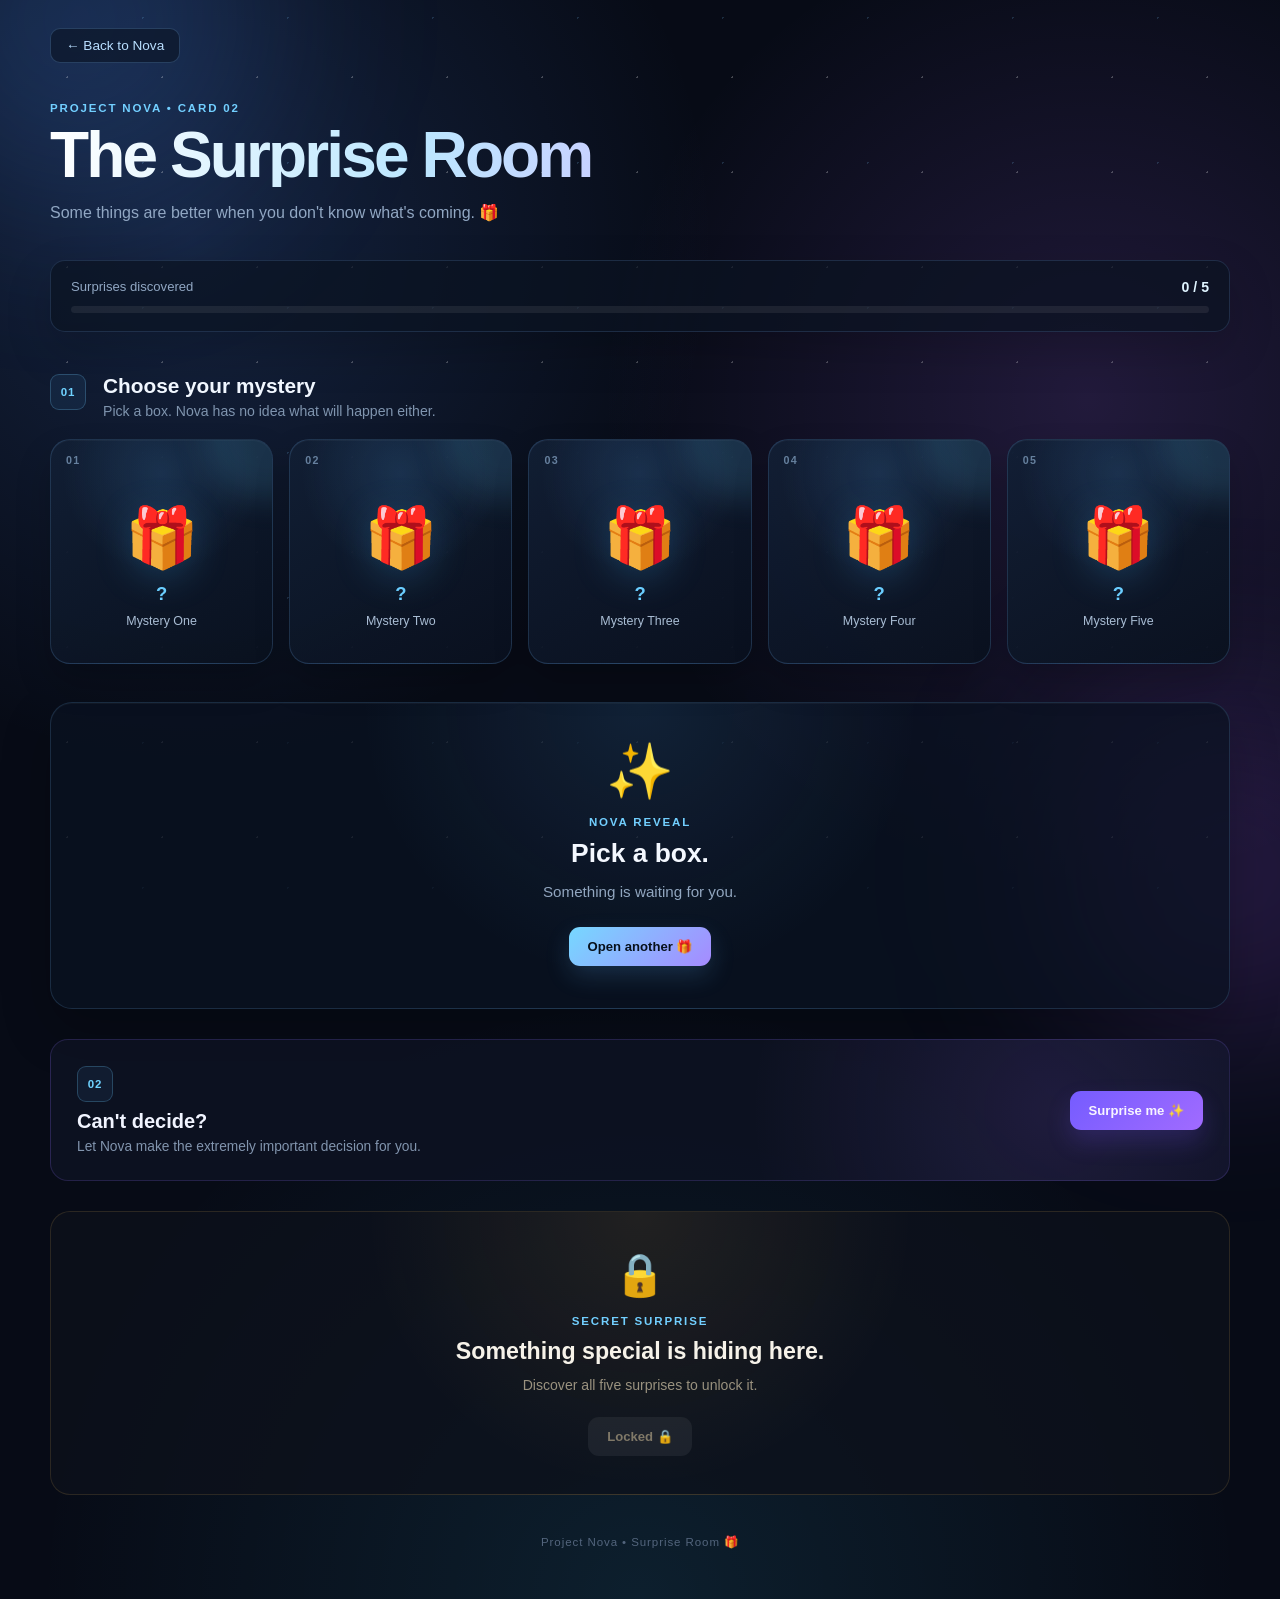
<file: pages/surprises.html>
<!DOCTYPE html>
<html lang="en">
<head>
    <meta charset="UTF-8">
    <meta name="viewport" content="width=device-width, initial-scale=1.0">

    <title>Project Nova | Surprises</title>

    <link rel="stylesheet" href="../css/surprises.css">
</head>

<body>

    <!-- Background atmosphere -->
    <div class="background-glow glow-one"></div>
    <div class="background-glow glow-two"></div>
    <div class="stars"></div>

    <main class="surprises-page">

        <!-- Header -->
        <header class="surprise-header">

            <a href="../index.html" class="back-button">
                ← Back to Nova
            </a>

            <div class="header-content">
                <span class="eyebrow">PROJECT NOVA • CARD 02</span>

                <h1>
                    The Surprise Room
                </h1>

                <p>
                    Some things are better when you don't know what's coming. 🎁
                </p>
            </div>

        </header>


        <!-- Progress -->
        <section class="progress-panel">

            <div class="progress-text">
                <span>Surprises discovered</span>
                <strong>
                    <span id="discovered-count">0</span> / 5
                </strong>
            </div>

            <div class="progress-track">
                <div
                    class="progress-fill"
                    id="progress-fill"
                ></div>
            </div>

        </section>


        <!-- Mystery boxes -->
        <section class="boxes-section">

            <div class="section-heading">
                <span class="section-number">01</span>

                <div>
                    <h2>Choose your mystery</h2>

                    <p>
                        Pick a box. Nova has no idea what will happen either.
                    </p>
                </div>
            </div>


            <div class="surprise-grid">

                <!-- Box 1 -->
                <button
                    class="surprise-box"
                    data-surprise="0"
                    aria-label="Open mystery box 1"
                >
                    <span class="box-number">01</span>
                    <span class="box-icon">🎁</span>
                    <span class="box-question">?</span>
                    <span class="box-label">Mystery One</span>
                </button>


                <!-- Box 2 -->
                <button
                    class="surprise-box"
                    data-surprise="1"
                    aria-label="Open mystery box 2"
                >
                    <span class="box-number">02</span>
                    <span class="box-icon">🎁</span>
                    <span class="box-question">?</span>
                    <span class="box-label">Mystery Two</span>
                </button>


                <!-- Box 3 -->
                <button
                    class="surprise-box"
                    data-surprise="2"
                    aria-label="Open mystery box 3"
                >
                    <span class="box-number">03</span>
                    <span class="box-icon">🎁</span>
                    <span class="box-question">?</span>
                    <span class="box-label">Mystery Three</span>
                </button>


                <!-- Box 4 -->
                <button
                    class="surprise-box"
                    data-surprise="3"
                    aria-label="Open mystery box 4"
                >
                    <span class="box-number">04</span>
                    <span class="box-icon">🎁</span>
                    <span class="box-question">?</span>
                    <span class="box-label">Mystery Four</span>
                </button>


                <!-- Box 5 -->
                <button
                    class="surprise-box"
                    data-surprise="4"
                    aria-label="Open mystery box 5"
                >
                    <span class="box-number">05</span>
                    <span class="box-icon">🎁</span>
                    <span class="box-question">?</span>
                    <span class="box-label">Mystery Five</span>
                </button>

            </div>

        </section>


        <!-- Surprise result -->
        <section
            class="result-panel"
            id="result-panel"
            aria-live="polite"
        >

            <div class="result-icon" id="result-icon">
                ✨
            </div>

            <span class="result-label">
                NOVA REVEAL
            </span>

            <h2 id="result-title">
                Pick a box.
            </h2>

            <p id="result-message">
                Something is waiting for you.
            </p>

            <button
                class="another-button"
                id="another-button"
            >
                Open another 🎁
            </button>

        </section>


        <!-- Random surprise -->
        <section class="random-section">

            <div class="random-card">

                <div>
                    <span class="section-number">02</span>

                    <h2>
                        Can't decide?
                    </h2>

                    <p>
                        Let Nova make the extremely important decision for you.
                    </p>
                </div>

                <button
                    class="random-button"
                    id="random-button"
                >
                    Surprise me ✨
                </button>

            </div>

        </section>


        <!-- Final unlock -->
        <section
            class="final-section"
            id="final-section"
        >

            <div class="final-lock">
                🔒
            </div>

            <span class="result-label">
                SECRET SURPRISE
            </span>

            <h2>
                Something special is hiding here.
            </h2>

            <p>
                Discover all five surprises to unlock it.
            </p>

            <button
                class="final-button"
                id="final-button"
                disabled
            >
                Locked 🔒
            </button>

        </section>


        <footer>
            Project Nova • Surprise Room 🎁
        </footer>

    </main>


<!-- Reveal overlay -->
<div
    class="reveal-overlay"
    id="reveal-overlay"
>
    <div class="reveal-card">

        <button
            class="close-reveal"
            id="close-reveal"
            aria-label="Close surprise"
        >
            ×
        </button>

        <div
            class="reveal-icon"
            id="overlay-icon"
        >
            ✨
        </div>

        <span class="result-label">
            SURPRISE UNLOCKED
        </span>

        <h2 id="overlay-title">
            Surprise!
        </h2>

        <p id="overlay-message">
            Nova found something for you.
        </p>

        <button
            class="reveal-close-button"
            id="reveal-close-button"
        >
            Nice 👀
        </button>

    </div>
</div>


    <script src="../js/surprises.js"></script>

</body>
</html>
</file>
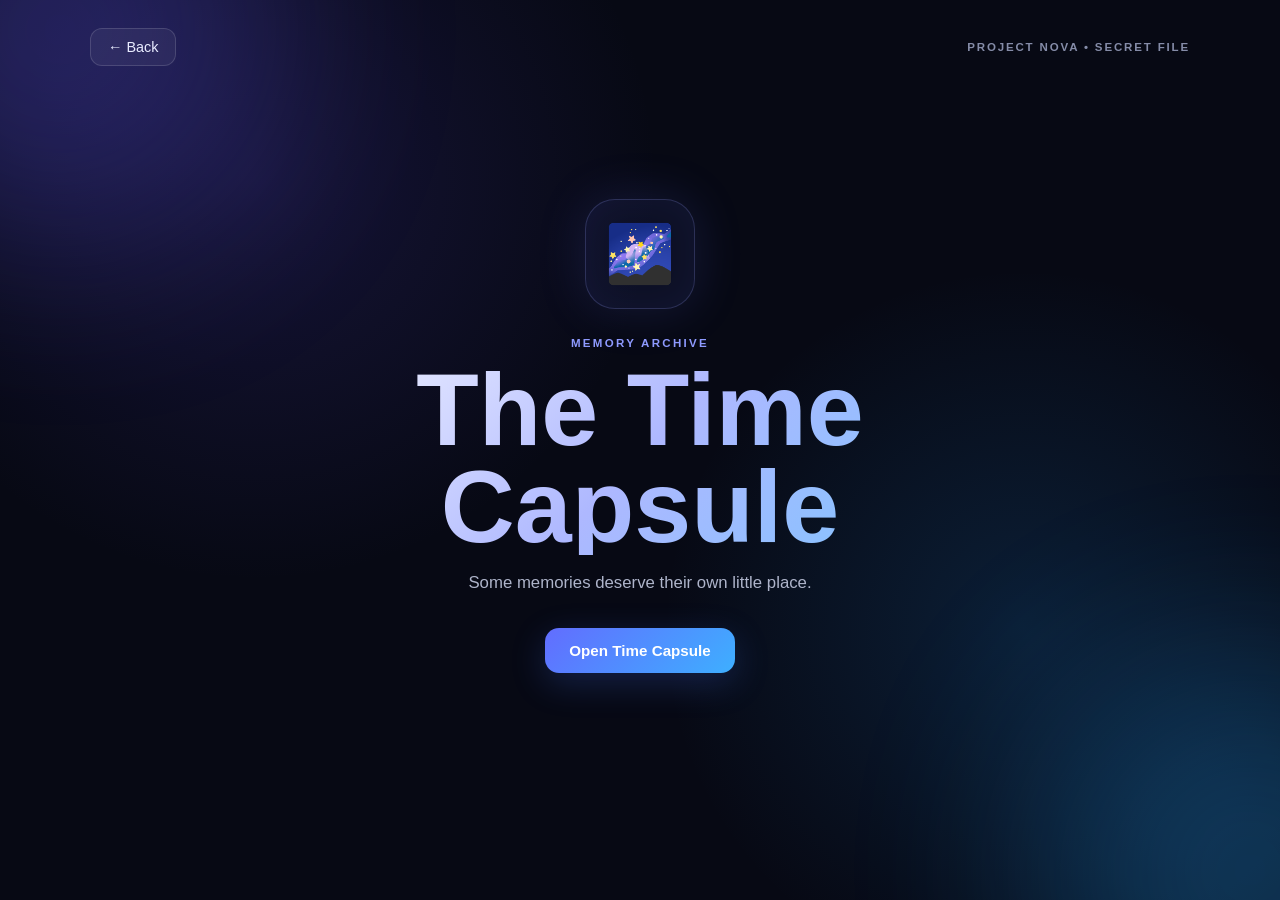
<file: pages/time-capsule.html>
<!DOCTYPE html>
<html lang="en">
<head>
    <meta charset="UTF-8">
    <meta name="viewport" content="width=device-width, initial-scale=1.0">
    <title>Project Nova | Time Capsule</title>

    <link rel="stylesheet" href="../css/time-capsule.css">
</head>

<body>

    <!-- Background decoration -->
    <div class="background-glow glow-one"></div>
    <div class="background-glow glow-two"></div>

    <main class="capsule-page">

        <!-- Header -->
        <header class="capsule-header">
            <a href="surprises.html" class="back-button">← Back</a>

            <div class="header-label">
                PROJECT NOVA • SECRET FILE
            </div>
        </header>

        <!-- Intro -->
        <section class="intro-screen" id="intro-screen">

            <div class="intro-icon">🌌</div>

            <p class="eyebrow">MEMORY ARCHIVE</p>

            <h1>The Time Capsule</h1>

            <p class="intro-text">
                Some memories deserve their own little place.
            </p>

            <button class="primary-button" id="start-button">
                Open Time Capsule
            </button>

        </section>


        <!-- Timeline -->
        <section class="timeline-section hidden" id="timeline-section">

            <div class="timeline-heading">

                <p class="eyebrow">PROJECT NOVA • MEMORY ARCHIVE</p>

                <h2>Our Timeline</h2>

                <p>
                    One memory at a time.
                </p>

            </div>


            <!-- Progress -->
            <div class="timeline-progress">

                <div class="progress-line">
                    <div class="progress-fill" id="progress-fill"></div>
                </div>

                <span id="progress-text">1 / 7</span>

            </div>


            <!-- Timeline card -->
            <div class="memory-card" id="memory-card">

                <div class="memory-number" id="memory-number">
                    CHAPTER 01
                </div>

                <div class="memory-icon" id="memory-icon">
                    🕷️
                </div>

                <h2 id="memory-title">
                    The Random Message
                </h2>

                <div class="memory-content" id="memory-content">
                    <p>
                        I randomly messaged a girl because I wanted to make a new friend.
                    </p>

                    <p>
                        We started talking, and I slowly learned more about her.
                        Her favourite games were Genshin Impact and Mobile Legends:
                        Bang Bang.
                    </p>

                    <p>
                        I thought she was really cool.
                    </p>
                </div>

                <button class="primary-button next-button" id="next-button">
                    Continue →
                </button>

            </div>


            <!-- Final screen -->
            <div class="timeline-ending hidden" id="timeline-ending">

                <div class="ending-icon">📦</div>

                <p class="eyebrow">MEMORY ARCHIVE COMPLETE</p>

                <h2>The Timeline Ends Here</h2>

                <p>
                    Life keeps moving. Things change. Days turn into more days.
                </p>

                <p>
                    But the memories don't have to disappear with them.
                </p>

                <button class="primary-button" id="back-to-surprises">
                    Return to Surprise Room
                </button>

            </div>

        </section>

    </main>


    <script src="../js/time-capsule.js"></script>

</body>
</html>
</file>
<file: style.css>
/* =================================
   PROJECT NOVA - GLOBAL STYLE
   V1.1 PHASE 1
   Theme: Butter Yellow × Burgundy
================================= */


/* =================================
   GOOGLE FONTS
================================= */

@import url('https://fonts.googleapis.com/css2?family=DM+Sans:wght@400;500;600;700&family=Playfair+Display:wght@600;700&display=swap');


/* =================================
   NOVA COLOR SYSTEM
================================= */

:root {

    /* Main palette */

    --nova-butter: #F3E3A5;
    --nova-butter-light: #FFF8D6;

    --nova-burgundy: #6E1F32;
    --nova-burgundy-dark: #421522;

    --nova-cream: #FFFDF5;

    --nova-text: #321923;
    --nova-muted: #765A61;

    /* Glass / borders */

    --nova-glass: rgba(255, 253, 245, 0.68);
    --nova-glass-strong: rgba(255, 253, 245, 0.88);

    --nova-border: rgba(110, 31, 50, 0.14);

    /* Shadows */

    --nova-shadow:
        0 10px 30px rgba(66, 21, 34, 0.10);

    --nova-shadow-strong:
        0 18px 45px rgba(66, 21, 34, 0.18);

    /* V1.1 visual system */

    --nova-radius: 20px;

    --nova-transition:
        0.25s cubic-bezier(0.2, 0.7, 0.2, 1);

}


/* =================================
   RESET
================================= */

* {
    box-sizing: border-box;
    margin: 0;
    padding: 0;
}


/* =================================
   SMOOTH PAGE BEHAVIOR
================================= */

html {
    scroll-behavior: smooth;
}


/* =================================
   MAIN PAGE
================================= */

body {

    min-height: 100vh;

    overflow-x: hidden;

    font-family:
        "DM Sans",
        sans-serif;

    color:
        var(--nova-text);

    background:

        radial-gradient(
            circle at 8% 8%,
            rgba(243, 227, 165, 0.82),
            transparent 32%
        ),

        radial-gradient(
            circle at 92% 88%,
            rgba(110, 31, 50, 0.10),
            transparent 34%
        ),

        radial-gradient(
            circle at 50% 45%,
            rgba(255, 255, 255, 0.55),
            transparent 50%
        ),

        linear-gradient(
            135deg,
            var(--nova-butter-light),
            var(--nova-cream)
        );

    transition:
        background 0.8s ease,
        color 0.8s ease;

    /* Prevent accidental text selection on interactive UI */
    -webkit-tap-highlight-color: transparent;
}


/* =================================
   SUBTLE NOVA ATMOSPHERE
================================= */

body::before {

    content: "";

    position: fixed;

    inset: 0;

    pointer-events: none;

    z-index: -1;

    background:
        radial-gradient(
            circle at 50% 0%,
            rgba(255, 255, 255, 0.38),
            transparent 42%
        );

    opacity: 0.8;
}


/* =================================
   ANGRY / OMINOUS MODE
================================= */

body.anger-mode {

    background:

        radial-gradient(
            circle at center,
            rgba(110, 31, 50, 0.65),
            transparent 45%
        ),

        #090909;

    color:
        #ffffff;
}


/* =================================
   MAIN APPLICATION
================================= */

#app {

    min-height: 100vh;

    position: relative;

    isolation: isolate;
}


/* =================================
   SCREEN SYSTEM
================================= */

.screen {

    display: none;

    min-height: 100vh;

    width: 100%;

    padding:
        40px 30px;

    text-align: center;

    justify-content: center;

    align-items: center;

    flex-direction: column;

    /* Gives desktop screens a little breathing room */
    position: relative;
}


/* =================================
   ACTIVE SCREEN
================================= */

.screen.active {

    display: flex;

    animation:
        screenAppear 0.55s
        cubic-bezier(0.2, 0.7, 0.2, 1);
}


/* =================================
   SCREEN ENTRANCE
================================= */

@keyframes screenAppear {

    from {

        opacity: 0;

        transform:
            translateY(14px)
            scale(0.99);
    }

    to {

        opacity: 1;

        transform:
            translateY(0)
            scale(1);
    }

}


/* =================================
   HEADINGS
================================= */

h1 {

    max-width: 760px;

    margin-bottom: 16px;

    font-family:
        "Playfair Display",
        serif;

    font-size:
        clamp(2.4rem, 6vw, 4.5rem);

    line-height: 1.08;

    letter-spacing: -1.2px;

    color:
        var(--nova-burgundy-dark);

    text-wrap: balance;

    /* Slight visual depth */
    text-shadow:
        0 2px 12px
        rgba(66, 21, 34, 0.06);
}


/* =================================
   NORMAL TEXT
================================= */

p {

    max-width: 520px;

    font-size:
        clamp(1rem, 1.5vw, 1.15rem);

    line-height: 1.65;

    color:
        var(--nova-text);

    opacity: 0.82;

    text-wrap: balance;
}


/* =================================
   INPUTS
================================= */

input {

    width:
        min(280px, 85vw);

    margin-top: 24px;

    padding:
        15px 18px;

    border:
        1px solid var(--nova-border);

    border-radius:
        14px;

    outline: none;

    background:
        rgba(255, 253, 245, 0.78);

    color:
        var(--nova-text);

    font-family:
        "DM Sans",
        sans-serif;

    font-size:
        1rem;

    box-shadow:
        0 5px 18px
        rgba(66, 21, 34, 0.05);

    transition:

        border-color var(--nova-transition),

        box-shadow var(--nova-transition),

        transform var(--nova-transition),

        background 0.6s ease,

        color 0.6s ease;
}


input:hover {

    border-color:
        rgba(110, 31, 50, 0.28);

}


input:focus {

    border-color:
        var(--nova-burgundy);

    box-shadow:

        0 0 0 4px
        rgba(110, 31, 50, 0.10),

        0 8px 22px
        rgba(66, 21, 34, 0.08);

    transform:
        translateY(-2px);
}


/* =================================
   INPUTS IN ANGER MODE
================================= */

body.anger-mode input {

    background:
        rgba(0, 0, 0, 0.65);

    color:
        white;

    border-color:
        rgba(255, 80, 80, 0.5);

    box-shadow:
        0 0 25px
        rgba(255, 0, 0, 0.12);
}


/* =================================
   BIRTHDAY DAY / MONTH INPUTS
================================= */

.birthday-inputs {

    display: flex;

    align-items: center;

    justify-content: center;

    gap: 14px;

    margin-top: 24px;
}


.birthday-inputs input {

    width:
        100px;

    margin-top: 0;

    text-align: center;
}


.birthday-inputs span {

    font-family:
        "Playfair Display",
        serif;

    font-size:
        2rem;

    color:
        var(--nova-burgundy);

    opacity: 0.7;
}


/* =================================
   REMOVE NUMBER INPUT ARROWS
================================= */

input[type="number"]::-webkit-inner-spin-button,
input[type="number"]::-webkit-outer-spin-button {

    appearance: none;

    margin: 0;
}


/* =================================
   BUTTONS
================================= */

button {

    margin-top: 22px;

    padding:
        14px 30px;

    border:
        none;

    border-radius:
        999px;

    background:
        var(--nova-burgundy);

    color:
        var(--nova-cream);

    font-family:
        "DM Sans",
        sans-serif;

    font-size:
        1rem;

    font-weight:
        600;

    cursor:
        pointer;

    box-shadow:
        0 8px 25px
        rgba(66, 21, 34, 0.18);

    transition:

        transform var(--nova-transition),

        box-shadow var(--nova-transition),

        background var(--nova-transition),

        color var(--nova-transition),

        letter-spacing var(--nova-transition);
}


/* =================================
   BUTTON HOVER
================================= */

button:hover {

    transform:
        translateY(-3px);

    background:
        var(--nova-burgundy-dark);

    box-shadow:
        var(--nova-shadow-strong);

    letter-spacing:
        0.2px;
}


/* =================================
   BUTTON ACTIVE
================================= */

button:active {

    transform:
        translateY(0)
        scale(0.97);

    box-shadow:
        0 5px 14px
        rgba(66, 21, 34, 0.14);
}


/* =================================
   KEYBOARD FOCUS
================================= */

button:focus-visible,
input:focus-visible {

    outline:
        3px solid
        rgba(110, 31, 50, 0.28);

    outline-offset:
        3px;
}


/* =================================
   BUTTONS IN ANGER MODE
================================= */

body.anger-mode button {

    background:
        #8f0000;

    box-shadow:
        0 0 30px
        rgba(255, 0, 0, 0.3);
}


/* =================================
   MESSAGES
================================= */

.message {

    min-height:
        26px;

    margin-top:
        14px;

    color:
        var(--nova-burgundy);

    font-size:
        0.95rem;

    font-weight:
        500;

    opacity:
        1;
}


/* =================================
   BUTTON CONTAINERS
================================= */

#ready-buttons,
#chaos-buttons {

    display:
        flex;

    justify-content:
        center;

    align-items:
        center;

    gap:
        16px;

    margin-top:
        15px;

    animation:
        buttonReveal 0.45s ease;
}


#ready-buttons button,
#chaos-buttons button {

    margin-top:
        0;
}


/* =================================
   BUTTON REVEAL ANIMATION
================================= */

@keyframes buttonReveal {

    from {

        opacity:
            0;

        transform:
            translateY(12px)
            scale(0.96);
    }

    to {

        opacity:
            1;

        transform:
            translateY(0)
            scale(1);
    }

}


/* =================================
   REASON AREA
================================= */

#reason-area {

    display:
        none;

    flex-direction:
        column;

    align-items:
        center;

    animation:
        reasonReveal 0.55s ease;
}


#reason-area input {

    width:
        min(380px, 85vw);
}


/* =================================
   REASON AREA ANIMATION
================================= */

@keyframes reasonReveal {

    from {

        opacity:
            0;

        transform:
            translateY(20px);
    }

    to {

        opacity:
            1;

        transform:
            translateY(0);
    }

}


/* =================================
   TAKE ME INSIDE BUTTON
================================= */

.take-me-inside {

    animation:
        buttonTransform 0.6s ease forwards;

    padding-left:
        45px;

    padding-right:
        45px;

    letter-spacing:
        1px;
}


@keyframes buttonTransform {

    0% {

        transform:
            scale(0.9);

        opacity:
            0;
    }

    70% {

        transform:
            scale(1.08);
    }

    100% {

        transform:
            scale(1);

        opacity:
            1;
    }

}


/* =================================
   HOME SCREEN
================================= */

#home-screen h1 {

    font-size:
        clamp(3rem, 8vw, 6rem);

    color:
        var(--nova-burgundy-dark);
}


/* =================================
   DESKTOP POLISH
================================= */

@media (min-width: 900px) {

    .screen {

        padding:
            50px 40px;
    }

}


/* =================================
   REDUCED MOTION
   Accessibility / comfort
================================= */

@media (prefers-reduced-motion: reduce) {

    html {
        scroll-behavior: auto;
    }

    *,
    *::before,
    *::after {

        animation-duration:
            0.01ms !important;

        animation-iteration-count:
            1 !important;

        transition-duration:
            0.01ms !important;
    }

}


/* =================================
   MOBILE
================================= */

@media (max-width: 500px) {

    .screen {

        padding:
            25px 16px;
    }

    .birthday-inputs {

        gap:
            10px;
    }

    .birthday-inputs input {

        width:
            85px;
    }

    button {

        width:
            min(280px, 85vw);
    }

}
/* =================================
   BIRTHDAY CARD
   Main Project Nova experience
================================= */

.birthday-card {
    position: relative;
    overflow: hidden;

    background:
        radial-gradient(
            circle at 85% 15%,
            rgba(243, 227, 165, 0.65),
            transparent 35%
        ),
        linear-gradient(
            145deg,
            rgba(255, 253, 245, 0.96),
            rgba(243, 227, 165, 0.32)
        );

    border-color:
        rgba(110, 31, 50, 0.28);

    box-shadow:
        0 12px 35px rgba(66, 21, 34, 0.12),
        0 0 0 rgba(243, 227, 165, 0);

    transition:
        transform 0.3s cubic-bezier(0.2, 0.7, 0.2, 1),
        box-shadow 0.3s ease,
        border-color 0.3s ease;
}


/* Soft decorative glow */

.birthday-card::before {
    content: "🎂";

    position: absolute;

    top: -12px;
    right: 18px;

    font-size: 4rem;

    opacity: 0.16;

    transform: rotate(10deg);

    pointer-events: none;

    transition:
        transform 0.3s ease,
        opacity 0.3s ease;
}


/* Small golden accent */

.birthday-card::after {
    content: "";

    position: absolute;

    top: 0;
    left: 0;

    width: 100%;
    height: 4px;

    background:
        linear-gradient(
            90deg,
            var(--nova-burgundy),
            var(--nova-butter),
            var(--nova-burgundy)
        );

    opacity: 0.75;
}


/* Birthday card hover */

.birthday-card:hover {
    transform:
        translateY(-8px)
        scale(1.015);

    border-color:
        rgba(110, 31, 50, 0.45);

    box-shadow:
        0 20px 45px rgba(66, 21, 34, 0.18),
        0 0 35px rgba(243, 227, 165, 0.45);
}


/* Move the cake slightly on hover */

.birthday-card:hover::before {
    transform:
        rotate(-5deg)
        scale(1.12);

    opacity: 0.28;
}


/* Birthday number */

.birthday-card .card-number {
    color:
        var(--nova-burgundy);

    font-weight:
        700;
}


/* Birthday title */

.birthday-card h2 {
    position: relative;
    z-index: 1;

    color:
        var(--nova-burgundy-dark);
}


/* Birthday description */

.birthday-card p {
    position: relative;
    z-index: 1;
}


/* Little invitation label */

.birthday-card::marker {
    display: none;
}


/* Accessibility */

@media (prefers-reduced-motion: reduce) {

    .birthday-card,
    .birthday-card::before {
        transition: none;
    }

}
</file>
<file: css/home.css>
/* ================================
   PROJECT NOVA - HOME
   V1.1 PHASE 2
   ================================ */


/* ================================
   HOME SCREEN
================================ */

.home-screen {
    padding: 60px 20px;
}


/* ================================
   HOME INTRO
================================ */

.home-intro {
    max-width: 700px;
    margin-bottom: 50px;
}


.home-label {
    margin-bottom: 14px;

    font-size: 0.8rem;
    font-weight: 700;

    letter-spacing: 4px;

    color:
        var(--nova-burgundy);

    opacity: 0.58;

    text-transform: uppercase;
}


.home-description {
    margin: 0 auto;
}


/* ================================
   NAVIGATION GRID
================================ */

.home-grid {
    width:
        min(1000px, 100%);

    display:
        grid;

    grid-template-columns:
        repeat(2, minmax(0, 1fr));

    gap:
        20px;
}


/* ================================
   NOVA CARD
================================ */

.nova-card {
    position:
        relative;

    min-height:
        220px;

    padding:
        30px;

    display:
        flex;

    flex-direction:
        column;

    align-items:
        flex-start;

    justify-content:
        flex-end;

    text-align:
        left;

    text-decoration:
        none;

    color:
        inherit;

    border:
        1px solid
        var(--nova-border);

    border-radius:
        var(--nova-radius);

    background:
        linear-gradient(
            145deg,
            rgba(255, 255, 255, 0.88),
            rgba(255, 253, 245, 0.58)
        );

    box-shadow:
        var(--nova-shadow);

    overflow:
        hidden;

    isolation:
        isolate;

    transition:
        transform
        var(--nova-transition),

        box-shadow
        var(--nova-transition),

        border-color
        var(--nova-transition),

        background
        var(--nova-transition);
}


/* ================================
   CARD ATMOSPHERE
================================ */

.nova-card::before {
    content:
        "";

    position:
        absolute;

    width:
        190px;

    height:
        190px;

    top:
        -85px;

    right:
        -75px;

    border-radius:
        50%;

    background:
        radial-gradient(
            circle,
            rgba(243, 227, 165, 0.65),
            transparent 70%
        );

    pointer-events:
        none;

    z-index:
        -1;

    transition:
        transform
        0.45s cubic-bezier(0.2, 0.7, 0.2, 1);
}


.nova-card::after {
    content:
        "";

    position:
        absolute;

    width:
        120px;

    height:
        120px;

    bottom:
        -75px;

    left:
        -60px;

    border-radius:
        50%;

    background:
        radial-gradient(
            circle,
            rgba(110, 31, 50, 0.10),
            transparent 70%
        );

    pointer-events:
        none;

    transition:
        transform
        0.45s ease;
}


/* ================================
   CARD HOVER
================================ */

.nova-card:hover {
    transform:
        translateY(-8px);

    border-color:
        rgba(110, 31, 50, 0.25);

    background:
        linear-gradient(
            145deg,
            rgba(255, 255, 255, 0.94),
            rgba(255, 248, 214, 0.68)
        );

    box-shadow:
        var(--nova-shadow-strong);
}


.nova-card:hover::before {
    transform:
        scale(1.45);
}


.nova-card:hover::after {
    transform:
        scale(1.35);
}


/* ================================
   CARD NUMBER
================================ */

.card-number {
    position:
        absolute;

    top:
        24px;

    left:
        28px;

    font-size:
        0.78rem;

    font-weight:
        700;

    letter-spacing:
        2px;

    color:
        var(--nova-burgundy);

    opacity:
        0.42;
}


/* ================================
   CARD CONTENT
================================ */

.nova-card h2 {
    position:
        relative;

    margin-bottom:
        8px;

    font-family:
        "Playfair Display",
        serif;

    font-size:
        2rem;

    line-height:
        1.15;

    color:
        var(--nova-burgundy-dark);
}


.nova-card p {
    position:
        relative;

    font-size:
        0.95rem;

    line-height:
        1.55;

    color:
        var(--nova-text);

    opacity:
        0.65;
}


/* ==================================================
   🎂 BIRTHDAY CARD
   DREAMY BIRTHDAY WORLD
================================================== */

.birthday-card {
    position:
        relative;

    background:
        radial-gradient(
            circle at 88% 12%,
            rgba(255, 177, 207, 0.72),
            transparent 30%
        ),
        radial-gradient(
            circle at 8% 92%,
            rgba(194, 181, 255, 0.52),
            transparent 36%
        ),
        linear-gradient(
            145deg,
            #fffdfd,
            #fff0f6 48%,
            #f1edff
        );

    border:
        1px solid
        rgba(183, 91, 132, 0.30);

    box-shadow:
        0 14px 40px
        rgba(145, 72, 105, 0.13),

        inset
        0 1px 0
        rgba(255, 255, 255, 0.9);

    transition:
        transform
        0.3s cubic-bezier(0.2, 0.7, 0.2, 1),

        box-shadow
        0.3s ease,

        border-color
        0.3s ease,

        background
        0.3s ease;
}


/* Birthday glow */

.birthday-card::before {
    content:
        "";

    position:
        absolute;

    width:
        330px;

    height:
        330px;

    top:
        -210px;

    right:
        -120px;

    border-radius:
        50%;

    background:
        radial-gradient(
            circle,
            rgba(255, 160, 199, 0.42),
            rgba(208, 185, 255, 0.16) 42%,
            transparent 70%
        );

    pointer-events:
        none;

    z-index:
        -1;

    transition:
        transform
        0.5s cubic-bezier(0.2, 0.7, 0.2, 1);
}


/* Birthday lower glow */

.birthday-card::after {
    content:
        "✦  ✧  ✦";

    position:
        absolute;

    width:
        auto;

    height:
        auto;

    bottom:
        18px;

    left:
        26px;

    border-radius:
        0;

    background:
        none;

    color:
        rgba(177, 91, 132, 0.48);

    font-size:
        0.85rem;

    letter-spacing:
        7px;

    pointer-events:
        none;

    transition:
        transform
        0.35s ease,

        opacity
        0.35s ease;
}


/* Birthday hover */

.birthday-card:hover {
    transform:
        translateY(-9px)
        scale(1.015);

    border-color:
        rgba(183, 91, 132, 0.52);

    background:
        radial-gradient(
            circle at 88% 12%,
            rgba(255, 164, 200, 0.88),
            transparent 32%
        ),
        radial-gradient(
            circle at 8% 92%,
            rgba(194, 181, 255, 0.65),
            transparent 38%
        ),
        linear-gradient(
            145deg,
            #ffffff,
            #ffedf5 48%,
            #eeeaff
        );

    box-shadow:
        0 22px 50px
        rgba(145, 72, 105, 0.20),

        0 0 35px
        rgba(255, 177, 207, 0.40);
}


/* Expand birthday glow */

.birthday-card:hover::before {
    transform:
        scale(1.28);
}


/* Lift sparkles */

.birthday-card:hover::after {
    transform:
        translateY(-4px)
        scale(1.08);

    opacity:
        0.9;
}


/* Birthday number */

.birthday-card .card-number {
    color:
        #a65378;

    opacity:
        0.72;
}


/* Birthday title */

.birthday-card h2 {
    color:
        #7d3154;

    text-shadow:
        0 2px 12px
        rgba(183, 91, 132, 0.10);
}


/* Birthday description */

.birthday-card p {
    color:
        #765b68;

    opacity:
        0.82;
}


/* Birthday corner cake */

.birthday-card .card-number::after {
    content:
        "🎂";

    position:
        absolute;

    left:
        135px;

    top:
        -13px;

    font-size:
        2.8rem;

    opacity:
        0.22;

    transform:
        rotate(8deg);

    pointer-events:
        none;

    transition:
        transform
        0.3s ease,

        opacity
        0.3s ease;
}


.birthday-card:hover .card-number::after {
    transform:
        rotate(-5deg)
        scale(1.12);

    opacity:
        0.36;
}


/* Birthday focus */

.birthday-card:focus-visible {
    outline:
        3px solid
        rgba(183, 91, 132, 0.45);

    outline-offset:
        4px;
}


/* ==================================================
   🔒 LOCKED MEMORIES CARD
================================================== */

.locked-card {
    cursor:
        not-allowed;

    opacity:
        0.58;

    filter:
        saturate(0.7);

    transition:
        opacity
        var(--nova-transition),

        filter
        var(--nova-transition);
}


.locked-card:hover {
    transform:
        none;

    box-shadow:
        var(--nova-shadow);

    border-color:
        var(--nova-border);

    background:
        linear-gradient(
            145deg,
            rgba(255, 255, 255, 0.8),
            rgba(255, 253, 245, 0.5)
        );
}


/* ================================
   LOCKED LABEL
================================ */

.locked-text {
    position:
        absolute;

    top:
        24px;

    right:
        28px;

    padding:
        7px 12px;

    border:
        1px solid
        rgba(110, 31, 50, 0.08);

    border-radius:
        999px;

    font-size:
        0.75rem;

    font-weight:
        600;

    color:
        var(--nova-burgundy);

    background:
        rgba(110, 31, 50, 0.06);
}


/* ==================================================
   🎮 NOVA ARCADE CARD
================================================== */

.arcade-card {
    background:
        linear-gradient(
            145deg,
            #10101a,
            #17152b 55%,
            #0b0b12
        );

    border:
        1px solid
        rgba(99, 221, 255, 0.28);

    color:
        white;

    box-shadow:
        0 12px 35px
        rgba(10, 8, 30, 0.28);

    cursor:
        pointer;
}


/* Remove normal Nova atmosphere */

.arcade-card::before {
    width:
        260px;

    height:
        260px;

    top:
        -150px;

    right:
        -100px;

    background:
        radial-gradient(
            circle,
            rgba(91, 238, 255, 0.20),
            transparent 68%
        );
}


.arcade-card::after {
    width:
        260px;

    height:
        260px;

    bottom:
        -170px;

    left:
        -100px;

    background:
        radial-gradient(
            circle,
            rgba(255, 50, 150, 0.18),
            transparent 68%
        );
}


/* ================================
   ARCADE CARD HOVER
================================ */

.arcade-card:hover {
    transform:
        translateY(-9px)
        scale(1.01);

    border-color:
        rgba(99, 221, 255, 0.65);

    background:
        linear-gradient(
            145deg,
            #11111d,
            #1b1834 55%,
            #0c0c14
        );

    box-shadow:
        0 20px 45px
        rgba(10, 8, 30, 0.38),

        0 0 30px
        rgba(64, 215, 255, 0.10);
}


/* ================================
   ARCADE NUMBER
================================ */

.arcade-number {
    color:
        #72e8ff;

    opacity:
        0.7;
}


/* ================================
   ARCADE STATUS
================================ */

.arcade-status {
    position:
        absolute;

    top:
        22px;

    right:
        24px;

    padding:
        6px 10px;

    border:
        1px solid
        rgba(99, 221, 255, 0.30);

    border-radius:
        6px;

    color:
        #72e8ff;

    background:
        rgba(0, 0, 0, 0.30);

    font-family:
        monospace;

    font-size:
        0.62rem;

    font-weight:
        700;

    letter-spacing:
        1.5px;

    box-shadow:
        0 0 12px
        rgba(99, 221, 255, 0.08);

    animation:
        arcadeBlink
        2.4s
        ease-in-out
        infinite;
}


@keyframes arcadeBlink {

    0%,
    100% {
        opacity:
            0.55;
    }

    50% {
        opacity:
            1;
    }

}


/* ================================
   ARCADE TITLE
================================ */

.arcade-card h2 {
    color:
        #ffffff;

    text-shadow:
        0 0 12px
        rgba(88, 225, 255, 0.24);

    letter-spacing:
        0.5px;
}


/* ================================
   ARCADE DESCRIPTION
================================ */

.arcade-card p {
    color:
        rgba(255, 255, 255, 0.78);

    opacity:
        1;
}


/* ================================
   ARCADE PLAY LABEL
================================ */

.arcade-play {
    position:
        relative;

    display:
        inline-flex;

    align-items:
        center;

    margin-top:
        18px;

    padding:
        9px 14px;

    border:
        1px solid
        rgba(255, 255, 255, 0.16);

    border-radius:
        6px;

    background:
        rgba(255, 255, 255, 0.06);

    color:
        #ffffff;

    font-family:
        monospace;

    font-size:
        0.72rem;

    font-weight:
        700;

    letter-spacing:
        1px;

    transition:
        background 0.2s ease,
        border-color 0.2s ease,
        box-shadow 0.2s ease;
}


.arcade-card:hover .arcade-play {
    background:
        rgba(99, 221, 255, 0.10);

    border-color:
        rgba(99, 221, 255, 0.40);

    box-shadow:
        0 0 15px
        rgba(99, 221, 255, 0.10);
}


/* ==================================================
   🕹️ MINI ARCADE CABINET
================================================== */

.arcade-cabinet {
    position:
        absolute;

    top:
        34px;

    right:
        28px;

    width:
        88px;

    height:
        112px;

    opacity:
        0.9;

    transform:
        rotate(2deg);

    transition:
        transform 0.35s ease,
        filter 0.35s ease;
}


.arcade-card:hover .arcade-cabinet {
    transform:
        rotate(0deg)
        translateY(-4px)
        scale(1.05);

    filter:
        drop-shadow(
            0 0 12px
            rgba(99, 221, 255, 0.20)
        );
}


/* ================================
   ARCADE CABINET BODY
================================ */

.arcade-cabinet::before {
    content:
        "";

    position:
        absolute;

    inset:
        0;

    background:
        linear-gradient(
            145deg,
            #25253b,
            #11111e
        );

    border:
        2px solid
        rgba(255, 255, 255, 0.12);

    border-radius:
        10px 10px 5px 5px;

    box-shadow:
        inset
        0 0 0 2px
        rgba(0, 0, 0, 0.25);
}


/* ================================
   ARCADE SCREEN
================================ */

.arcade-screen {
    position:
        absolute;

    top:
        12px;

    left:
        10px;

    width:
        68px;

    height:
        48px;

    display:
        flex;

    flex-direction:
        column;

    align-items:
        center;

    justify-content:
        center;

    border:
        2px solid
        #24243a;

    border-radius:
        5px;

    background:
        #05050a;

    color:
        #72e8ff;

    font-family:
        monospace;

    box-shadow:
        inset
        0 0 12px
        rgba(60, 214, 255, 0.12),

        0 0 8px
        rgba(60, 214, 255, 0.10);
}


.arcade-screen span {
    font-size:
        0.48rem;

    letter-spacing:
        2px;

    opacity:
        0.7;
}


.arcade-screen strong {
    margin-top:
        3px;

    font-size:
        0.68rem;

    letter-spacing:
        1px;

    text-shadow:
        0 0 7px
        rgba(114, 232, 255, 0.75);
}


/* ================================
   ARCADE CONTROL PANEL
================================ */

.arcade-controls {
    position:
        absolute;

    top:
        68px;

    left:
        10px;

    width:
        68px;

    height:
        25px;

    border-radius:
        4px;

    background:
        #202034;

    border:
        1px solid
        rgba(255, 255, 255, 0.08);
}


/* ================================
   JOYSTICK
================================ */

.arcade-stick {
    position:
        absolute;

    left:
        15px;

    bottom:
        7px;

    width:
        4px;

    height:
        12px;

    background:
        #d8d8df;

    border-radius:
        999px;

    transform:
        rotate(-4deg);
}


.arcade-stick::before {
    content:
        "";

    position:
        absolute;

    width:
        10px;

    height:
        10px;

    top:
        -5px;

    left:
        -3px;

    border-radius:
        50%;

    background:
        #ff4f87;

    box-shadow:
        0 0 7px
        rgba(255, 79, 135, 0.5);
}


/* ================================
   ARCADE BUTTONS
================================ */

.arcade-button {
    position:
        absolute;

    width:
        9px;

    height:
        9px;

    border-radius:
        50%;

    box-shadow:
        0 0 7px
        currentColor;
}


.arcade-button.red {
    right:
        14px;

    top:
        6px;

    background:
        #ff4f87;

    color:
        #ff4f87;
}


.arcade-button.blue {
    right:
        25px;

    top:
        11px;

    background:
        #5ee7ff;

    color:
        #5ee7ff;
}


/* ================================
   ARCADE CABINET BASE
================================ */

.arcade-cabinet {
    padding-bottom:
        10px;
}


.arcade-cabinet::after {
    content:
        "";

    position:
        absolute;

    bottom:
        -4px;

    left:
        8px;

    width:
        72px;

    height:
        9px;

    border-radius:
        3px;

    background:
        #0a0a12;

    border:
        1px solid
        rgba(255, 255, 255, 0.08);
}


/* ================================
   KEYBOARD ACCESS
================================ */

.nova-card:focus-visible {
    outline:
        3px solid
        rgba(110, 31, 50, 0.25);

    outline-offset:
        4px;
}


/* Arcade focus */

.arcade-card:focus-visible {
    outline:
        3px solid
        rgba(99, 221, 255, 0.60);

    outline-offset:
        4px;
}


/* ================================
   DESKTOP POLISH
================================ */

@media (min-width: 900px) {

    .home-grid {
        gap:
            22px;
    }


    .nova-card {
        min-height:
            230px;
    }

}


/* ================================
   MOBILE
================================ */

@media (max-width: 650px) {

    .home-screen {
        padding:
            50px 16px;
    }


    .home-grid {
        grid-template-columns:
            1fr;
    }


    .nova-card {
        min-height:
            180px;
    }


    .arcade-cabinet {
        transform:
            scale(0.85)
            rotate(2deg);

        transform-origin:
            top right;
    }

}


@media (max-width: 480px) {

    .arcade-cabinet {
        opacity:
            0.65;
    }

}


/* ==================================================
   REDUCED MOTION
================================================== */

@media (prefers-reduced-motion: reduce) {

    .nova-card,
    .birthday-card,
    .birthday-card::before,
    .birthday-card::after,
    .birthday-card .card-number::after,
    .arcade-cabinet,
    .arcade-play {
        transition:
            none;
    }


    .arcade-status {
        animation:
            none;
    }

}
</file>
<file: arcade/compliment-generator/style.css>
/* =================================
   NOVA ARCADE - COMPLIMENT GENERATOR
================================= */

* {
    box-sizing: border-box;
    margin: 0;
    padding: 0;
}

html {
    scroll-behavior: smooth;
}

body {
    min-height: 100vh;

    font-family:
        Arial,
        Helvetica,
        sans-serif;

    color: #20334a;

    background:
        radial-gradient(
            circle at 15% 10%,
            rgba(132, 190, 235, 0.38),
            transparent 32%
        ),
        radial-gradient(
            circle at 85% 18%,
            rgba(185, 214, 241, 0.42),
            transparent 34%
        ),
        radial-gradient(
            circle at 50% 100%,
            rgba(224, 238, 249, 0.90),
            transparent 45%
        ),
        linear-gradient(
            145deg,
            #edf7ff,
            #dcecf8 50%,
            #f5f9fc
        );

    overflow-x: hidden;
}


/* Soft floating background shapes */

body::before,
body::after {
    content: "";

    position: fixed;

    border-radius: 50%;

    pointer-events: none;

    z-index: -1;

    filter: blur(2px);
}

body::before {
    width: 260px;
    height: 260px;

    top: 18%;
    left: -100px;

    background:
        rgba(117, 177, 222, 0.16);

    animation:
        floatBubble 8s ease-in-out infinite;
}

body::after {
    width: 340px;
    height: 340px;

    right: -140px;
    bottom: 8%;

    background:
        rgba(167, 201, 232, 0.20);

    animation:
        floatBubble 10s ease-in-out infinite reverse;
}


/* =================================
   HEADER
================================= */

.page-header {
    position: relative;

    padding:
        42px
        40px
        30px;

    text-align: center;
}

.back-button {
    position: absolute;

    top: 30px;
    left: 30px;

    display: inline-flex;

    align-items: center;
    justify-content: center;

    padding:
        9px
        15px;

    border:
        1px solid
        rgba(56, 111, 153, 0.18);

    border-radius: 999px;

    background:
        rgba(255, 255, 255, 0.58);

    color: #315d7d;

    text-decoration: none;

    font-size: 0.82rem;

    font-weight: 700;

    box-shadow:
        0 6px 20px
        rgba(54, 101, 139, 0.08);

    backdrop-filter: blur(10px);

    transition:
        transform 0.2s ease,
        background 0.2s ease,
        box-shadow 0.2s ease;
}

.back-button:hover {
    transform:
        translateY(-2px);

    background:
        rgba(255, 255, 255, 0.82);

    box-shadow:
        0 10px 25px
        rgba(54, 101, 139, 0.13);
}

.header-content {
    max-width: 760px;

    margin:
        0 auto;
}

.game-label {
    display: inline-block;

    margin-bottom: 12px;

    color: #5683a5;

    font-size: 0.68rem;

    font-weight: 700;

    letter-spacing: 0.24em;
}

.header-content h1 {
    margin-bottom: 13px;

    color: #244866;

    font-size:
        clamp(
            2.2rem,
            5vw,
            4rem
        );

    line-height: 1.08;

    letter-spacing: -0.04em;

    text-shadow:
        0 4px 20px
        rgba(64, 112, 150, 0.12);
}

.header-content h1::after {
    content: "";

    display: block;

    width: 70px;

    height: 3px;

    margin:
        16px
        auto
        0;

    border-radius: 999px;

    background:
        linear-gradient(
            90deg,
            #74aeda,
            #9bc7e8
        );

    box-shadow:
        0 3px 12px
        rgba(94, 157, 204, 0.22);
}

.header-content p {
    color:
        rgba(48, 78, 103, 0.70);

    font-size: 0.98rem;

    line-height: 1.7;
}


/* =================================
   MAIN CONTAINER
================================= */

.compliment-container {
    width:
        min(
            1000px,
            calc(100% - 40px)
        );

    margin:
        12px auto
        55px;
}


/* =================================
   SECTION HEADINGS
================================= */

.section-heading {
    margin-bottom: 25px;

    text-align: center;
}

.section-label {
    display: block;

    margin-bottom: 8px;

    color: #6590b0;

    font-size: 0.66rem;

    font-weight: 700;

    letter-spacing: 0.20em;
}

.section-heading h2 {
    margin-bottom: 7px;

    color: #294b67;

    font-size: 1.65rem;
}

.section-heading p {
    color:
        rgba(55, 84, 107, 0.65);

    font-size: 0.88rem;
}


/* =================================
   MOOD GRID
================================= */

.mood-section {
    padding:
        30px;

    border:
        1px solid
        rgba(93, 143, 181, 0.16);

    border-radius: 28px;

    background:
        rgba(255, 255, 255, 0.56);

    box-shadow:
        0 18px 45px
        rgba(55, 104, 142, 0.10);

    backdrop-filter: blur(14px);
}

.mood-grid {
    display: grid;

    grid-template-columns:
        repeat(
            3,
            minmax(0, 1fr)
        );

    gap: 15px;
}

.mood-card {
    min-height: 145px;

    display: flex;

    flex-direction: column;

    align-items: center;
    justify-content: center;

    gap: 5px;

    padding: 20px;

    border:
        1px solid
        rgba(87, 139, 178, 0.14);

    border-radius: 20px;

    background:
        rgba(248, 252, 255, 0.76);

    color: #294a64;

    font-family: inherit;

    cursor: pointer;

    box-shadow:
        0 7px 20px
        rgba(59, 107, 143, 0.06);

    transition:
        transform 0.22s ease,
        border-color 0.22s ease,
        background 0.22s ease,
        box-shadow 0.22s ease;
}

.mood-card:hover {
    transform:
        translateY(-4px);

    border-color:
        rgba(84, 145, 190, 0.35);

    background:
        rgba(255, 255, 255, 0.94);

    box-shadow:
        0 14px 28px
        rgba(59, 107, 143, 0.12);
}

.mood-card.selected {
    transform:
        translateY(-3px);

    border-color:
        rgba(70, 135, 184, 0.58);

    background:
        linear-gradient(
            145deg,
            rgba(226, 242, 253, 0.96),
            rgba(244, 250, 255, 0.98)
        );

    box-shadow:
        0 12px 28px
        rgba(68, 132, 178, 0.15),
        inset
        0 0 0 1px
        rgba(255, 255, 255, 0.60);
}

.mood-icon {
    display: flex;

    align-items: center;
    justify-content: center;

    width: 54px;
    height: 54px;

    margin-bottom: 5px;

    border-radius: 50%;

    background:
        rgba(213, 233, 247, 0.72);

    font-size: 1.65rem;

    box-shadow:
        0 5px 14px
        rgba(72, 125, 164, 0.08);
}

.mood-name {
    font-size: 1rem;

    font-weight: 700;
}

.mood-description {
    color:
        rgba(55, 84, 107, 0.56);

    font-size: 0.73rem;
}


/* Special Slaying mood */

.slaying-mood {
    background:
        linear-gradient(
            145deg,
            rgba(235, 242, 255, 0.84),
            rgba(248, 238, 249, 0.80)
        );
}

.slaying-mood:hover {
    border-color:
        rgba(153, 126, 180, 0.35);
}


/* =================================
   GENERATOR
================================= */

.generator-section {
    margin-top: 24px;

    padding:
        27px;

    text-align: center;

    border:
        1px solid
        rgba(93, 143, 181, 0.14);

    border-radius: 24px;

    background:
        rgba(255, 255, 255, 0.48);

    box-shadow:
        0 12px 32px
        rgba(55, 104, 142, 0.07);

    backdrop-filter: blur(12px);
}

.generator-top {
    margin-bottom: 17px;
}

.generator-top p {
    color:
        rgba(55, 84, 107, 0.70);

    font-size: 0.88rem;
}

.generate-button {
    display: inline-flex;

    align-items: center;
    justify-content: center;

    gap: 11px;

    min-width: 260px;

    padding:
        13px
        22px;

    border:
        1px solid
        rgba(66, 130, 178, 0.30);

    border-radius: 999px;

    background:
        linear-gradient(
            135deg,
            #669bc1,
            #82b3d6
        );

    color: #ffffff;

    font-family: inherit;

    font-size: 0.78rem;

    font-weight: 700;

    letter-spacing: 0.08em;

    cursor: pointer;

    box-shadow:
        0 9px 22px
        rgba(65, 126, 170, 0.18);

    transition:
        transform 0.2s ease,
        box-shadow 0.2s ease,
        opacity 0.2s ease;
}

.generate-button:hover:not(:disabled) {
    transform:
        translateY(-3px);

    box-shadow:
        0 14px 28px
        rgba(65, 126, 170, 0.25);
}

.generate-button:active:not(:disabled) {
    transform:
        translateY(0);
}

.generate-button:disabled {
    cursor: not-allowed;

    opacity: 0.42;

    box-shadow: none;
}


/* =================================
   COMPLIMENT DISPLAY
================================= */

.compliment-area {
    margin-top: 28px;

    text-align: center;
}

.compliment-card {
    position: relative;

    min-height: 270px;

    display: flex;

    flex-direction: column;

    align-items: center;
    justify-content: center;

    padding:
        45px
        35px;

    border:
        1px solid
        rgba(83, 137, 177, 0.16);

    border-radius: 30px;

    background:
        linear-gradient(
            145deg,
            rgba(255, 255, 255, 0.82),
            rgba(232, 244, 252, 0.72)
        );

    box-shadow:
        0 20px 48px
        rgba(52, 104, 143, 0.12),
        inset
        0 1px 0
        rgba(255, 255, 255, 0.80);

    overflow: hidden;

    backdrop-filter: blur(14px);
}

.compliment-card::before {
    content: "";

    position: absolute;

    width: 180px;
    height: 180px;

    top: -90px;
    left: -70px;

    border-radius: 50%;

    background:
        rgba(135, 192, 228, 0.15);
}

.compliment-card::after {
    content: "";

    position: absolute;

    width: 220px;
    height: 220px;

    right: -110px;
    bottom: -130px;

    border-radius: 50%;

    background:
        rgba(176, 204, 230, 0.18);
}

.compliment-small {
    margin-bottom: 18px;

    color: #7096b2;

    font-size: 0.63rem;

    font-weight: 700;

    letter-spacing: 0.20em;
}

.compliment-icon {
    display: flex;

    align-items: center;
    justify-content: center;

    width: 64px;
    height: 64px;

    margin-bottom: 18px;

    border-radius: 50%;

    background:
        rgba(213, 233, 247, 0.75);

    font-size: 1.8rem;

    box-shadow:
        0 8px 20px
        rgba(66, 120, 160, 0.10);
}

.compliment-text {
    position: relative;

    z-index: 1;

    max-width: 680px;

    color: #31516b;

    font-family:
        Georgia,
        "Times New Roman",
        serif;

    font-size:
        clamp(
            1.25rem,
            2.4vw,
            1.75rem
        );

    line-height: 1.65;

    font-weight: 500;
}

.compliment-decoration {
    display: flex;

    gap: 12px;

    margin-top: 22px;

    color: #79a9ca;

    font-size: 0.75rem;
}

.another-button {
    margin-top: 16px;

    padding:
        10px
        18px;

    border:
        1px solid
        rgba(76, 133, 177, 0.22);

    border-radius: 999px;

    background:
        rgba(255, 255, 255, 0.62);

    color: #4d7899;

    font-family: inherit;

    font-size: 0.78rem;

    font-weight: 700;

    cursor: pointer;

    box-shadow:
        0 6px 16px
        rgba(54, 105, 143, 0.07);

    transition:
        transform 0.2s ease,
        background 0.2s ease;
}

.another-button:hover {
    transform:
        translateY(-2px);

    background:
        rgba(255, 255, 255, 0.90);
}


/* =================================
   DISCOVERY
================================= */

.discovery-section {
    margin-top: 28px;

    padding:
        25px
        27px;

    border:
        1px solid
        rgba(93, 143, 181, 0.14);

    border-radius: 23px;

    background:
        rgba(255, 255, 255, 0.50);

    box-shadow:
        0 12px 32px
        rgba(55, 104, 142, 0.07);

    backdrop-filter: blur(12px);
}

.discovery-header {
    display: flex;

    align-items: center;
    justify-content: space-between;

    gap: 20px;

    margin-bottom: 15px;
}

.discovery-header h2 {
    color: #2e506a;

    font-size: 1.08rem;
}

.discovery-header strong {
    color: #5784a4;

    font-size: 1rem;

    white-space: nowrap;
}

.progress-track {
    width: 100%;

    height: 9px;

    overflow: hidden;

    border-radius: 999px;

    background:
        rgba(113, 157, 188, 0.15);
}

.progress-fill {
    width: 0%;

    height: 100%;

    border-radius: inherit;

    background:
        linear-gradient(
            90deg,
            #76acd0,
            #a1c9e5
        );

    box-shadow:
        0 0 12px
        rgba(94, 157, 204, 0.22);

    transition:
        width 0.45s ease;
}

.discovery-section > p {
    margin-top: 11px;

    color:
        rgba(55, 84, 107, 0.58);

    font-size: 0.75rem;
}


/* =================================
   FOOTER
================================= */

.page-footer {
    padding:
        38px
        15px
        5px;

    text-align: center;
}

.page-footer p {
    margin-bottom: 7px;

    color:
        rgba(55, 84, 107, 0.62);

    font-size: 0.82rem;
}

.page-footer span {
    color:
        rgba(55, 84, 107, 0.42);

    font-size: 0.68rem;

    letter-spacing: 0.06em;
}


/* =================================
   FOCUS STATES
================================= */

button:focus-visible,
a:focus-visible {
    outline:
        3px solid
        rgba(77, 145, 193, 0.45);

    outline-offset: 4px;
}


/* =================================
   ANIMATIONS
================================= */

@keyframes floatBubble {

    0%,
    100% {
        transform:
            translateY(0);
    }

    50% {
        transform:
            translateY(-18px);
    }

}


/* =================================
   RESPONSIVE
================================= */

@media (max-width: 760px) {

    .page-header {
        padding:
            78px
            25px
            28px;
    }

    .back-button {
        top: 22px;
        left: 22px;
    }

    .mood-section {
        padding: 22px;
    }

    .mood-grid {
        grid-template-columns:
            repeat(
                2,
                minmax(0, 1fr)
            );
    }

}

@media (max-width: 480px) {

    .compliment-container {
        width:
            calc(
                100% - 24px
            );
    }

    .mood-grid {
        grid-template-columns: 1fr;
    }

    .mood-card {
        min-height: 115px;

        flex-direction: row;

        justify-content: flex-start;

        text-align: left;
    }

    .mood-icon {
        flex-shrink: 0;

        width: 48px;
        height: 48px;

        margin-bottom: 0;
    }

    .compliment-card {
        min-height: 300px;

        padding:
            35px
            22px;
    }

    .generate-button {
        min-width: 0;

        width: 100%;
    }

    .discovery-header {
        align-items: flex-start;

        flex-direction: column;

        gap: 8px;
    }

}

@media (prefers-reduced-motion: reduce) {

    html {
        scroll-behavior: auto;
    }

    *,
    *::before,
    *::after {
        animation: none !important;

        transition: none !important;
    }

}
</file>
<file: arcade/memory-game/style.css>
* {
    box-sizing: border-box;
}

html {
    min-height: 100%;
}

body {
    margin: 0;
    min-height: 100vh;

    background:
        radial-gradient(
            circle at top left,
            rgba(96, 82, 180, 0.22),
            transparent 32%
        ),
        radial-gradient(
            circle at bottom right,
            rgba(40, 180, 190, 0.18),
            transparent 30%
        ),
        #080b18;

    color: #f5f7ff;

    font-family:
        Inter,
        system-ui,
        -apple-system,
        BlinkMacSystemFont,
        "Segoe UI",
        sans-serif;
}

body::before {
    content: "";

    position: fixed;
    inset: 0;

    pointer-events: none;

    background:
        repeating-linear-gradient(
            0deg,
            rgba(255, 255, 255, 0.018) 0,
            rgba(255, 255, 255, 0.018) 1px,
            transparent 1px,
            transparent 4px
        );
}

.game-header {
    position: relative;

    padding: 28px 28px 10px;
}

.back-button {
    display: inline-flex;

    align-items: center;
    justify-content: center;

    padding: 10px 15px;

    border: 1px solid rgba(255, 255, 255, 0.12);

    border-radius: 10px;

    background: rgba(255, 255, 255, 0.06);

    color: #dfe5ff;

    text-decoration: none;

    font-size: 0.9rem;

    transition:
        transform 0.2s ease,
        background 0.2s ease;
}

.back-button:hover {
    transform: translateX(-3px);

    background: rgba(255, 255, 255, 0.1);
}

.header-content {
    max-width: 850px;

    margin: 45px auto 0;

    text-align: center;
}

.game-label {
    color: #8fa8ff;

    font-size: 0.75rem;

    font-weight: 800;

    letter-spacing: 0.18em;
}

.header-content h1 {
    margin: 12px 0 10px;

    font-size:
        clamp(
            2rem,
            5vw,
            4rem
        );
}

.header-content p {
    margin: 0;

    color: #aeb7d6;

    line-height: 1.7;
}

.game-container {
    position: relative;

    width:
        min(
            900px,
            calc(100% - 36px)
        );

    margin: 35px auto 60px;

    text-align: center;
}

.stats {
    display: grid;

    grid-template-columns:
        repeat(3, 1fr);

    gap: 14px;

    margin-bottom: 18px;
}

.stat-box {
    padding: 18px;

    border: 1px solid rgba(255, 255, 255, 0.09);

    border-radius: 18px;

    background: rgba(255, 255, 255, 0.055);

    box-shadow:
        0 15px 40px rgba(0, 0, 0, 0.22);
}

.stat-box span {
    display: block;

    color: #8993b7;

    font-size: 0.7rem;

    font-weight: 800;

    letter-spacing: 0.15em;
}

.stat-box strong {
    display: block;

    margin-top: 6px;

    color: #ffffff;

    font-size: 1.8rem;
}

.game-display {
    padding: 28px 22px;

    border: 1px solid rgba(255, 255, 255, 0.1);

    border-radius: 24px;

    background:
        linear-gradient(
            145deg,
            rgba(77, 91, 170, 0.16),
            rgba(255, 255, 255, 0.035)
        );

    box-shadow:
        0 20px 60px rgba(0, 0, 0, 0.25);
}

.display-label {
    color: #7785b7;

    font-size: 0.7rem;

    font-weight: 800;

    letter-spacing: 0.16em;
}

.game-display h2 {
    margin: 10px 0 8px;

    font-size: 1.7rem;
}

.game-display p {
    margin: 0;

    color: #aeb7d6;
}

.sequence-display {
    min-height: 105px;

    display: flex;

    align-items: center;
    justify-content: center;

    margin: 22px 0;

    border: 1px solid rgba(255, 255, 255, 0.07);

    border-radius: 20px;

    background: rgba(0, 0, 0, 0.18);
}

.sequence {
    display: flex;

    align-items: center;
    justify-content: center;

    flex-wrap: wrap;

    gap: 12px;

    min-height: 55px;

    font-size: 2.4rem;
}

.sequence-symbol {
    display: inline-flex;

    align-items: center;
    justify-content: center;

    width: 55px;
    height: 55px;

    border-radius: 15px;

    background: rgba(255, 255, 255, 0.08);

    box-shadow:
        0 8px 25px rgba(0, 0, 0, 0.2);

    animation:
        sequencePop 0.35s ease;
}

.symbol-grid {
    display: grid;

    grid-template-columns:
        repeat(4, 1fr);

    gap: 14px;

    max-width: 600px;

    margin: 0 auto 22px;
}

.symbol-button {
    aspect-ratio: 1;

    border: 1px solid rgba(255, 255, 255, 0.1);

    border-radius: 20px;

    background:
        linear-gradient(
            145deg,
            rgba(255, 255, 255, 0.1),
            rgba(255, 255, 255, 0.045)
        );

    color: #ffffff;

    font-size: 2.1rem;

    cursor: pointer;

    box-shadow:
        0 12px 30px rgba(0, 0, 0, 0.2);

    transition:
        transform 0.15s ease,
        background 0.15s ease,
        box-shadow 0.15s ease;
}

.symbol-button:hover {
    transform:
        translateY(-4px)
        scale(1.02);

    background:
        rgba(255, 255, 255, 0.13);

    box-shadow:
        0 18px 35px rgba(0, 0, 0, 0.28);
}

.symbol-button:active {
    transform: scale(0.94);
}

.symbol-button.correct {
    background:
        rgba(80, 210, 160, 0.2);

    border-color:
        rgba(80, 210, 160, 0.45);

    transform: scale(1.05);
}

.symbol-button.wrong {
    background:
        rgba(255, 80, 110, 0.2);

    border-color:
        rgba(255, 80, 110, 0.5);

    animation:
        wrongShake 0.35s ease;
}

.start-button,
.play-again-button {
    min-width: 230px;

    padding: 15px 25px;

    border: none;

    border-radius: 14px;

    background:
        linear-gradient(
            135deg,
            #667eea,
            #764ba2
        );

    color: white;

    font-size: 0.9rem;

    font-weight: 900;

    letter-spacing: 0.08em;

    cursor: pointer;

    box-shadow:
        0 12px 30px rgba(102, 126, 234, 0.3);

    transition:
        transform 0.2s ease,
        box-shadow 0.2s ease;
}

.start-button:hover,
.play-again-button:hover {
    transform: translateY(-3px);

    box-shadow:
        0 18px 40px rgba(102, 126, 234, 0.4);
}

.reset-button {
    display: block;

    margin: 15px auto 0;

    border: none;

    background: transparent;

    color: #727b9c;

    font-size: 0.8rem;

    cursor: pointer;

    transition:
        color 0.2s ease;
}

.reset-button:hover {
    color: #b8c1e0;
}

footer {
    margin-top: 45px;

    color: #626b8b;

    font-size: 0.8rem;
}

.result-overlay {
    position: fixed;

    inset: 0;

    z-index: 20;

    display: none;

    align-items: center;
    justify-content: center;

    padding: 20px;

    background:
        rgba(3, 5, 15, 0.82);

    backdrop-filter: blur(12px);
}

.result-overlay.active {
    display: flex;

    animation:
        fadeIn 0.25s ease;
}

.result-card {
    width:
        min(
            480px,
            100%
        );

    padding: 38px 30px;

    border: 1px solid rgba(255, 255, 255, 0.12);

    border-radius: 28px;

    background:
        linear-gradient(
            145deg,
            #151a32,
            #0d1124
        );

    box-shadow:
        0 30px 90px rgba(0, 0, 0, 0.55);

    text-align: center;
}

.result-icon {
    display: block;

    margin-bottom: 12px;

    font-size: 3rem;
}

.result-card h2 {
    margin: 0 0 10px;

    font-size: 1.7rem;
}

.result-card p {
    margin: 0 0 25px;

    color: #aeb7d6;

    line-height: 1.6;
}

.result-stats {
    display: grid;

    grid-template-columns:
        repeat(2, 1fr);

    gap: 12px;

    margin-bottom: 25px;
}

.result-stats div {
    padding: 14px;

    border-radius: 14px;

    background:
        rgba(255, 255, 255, 0.055);
}

.result-stats span {
    display: block;

    color: #7e88aa;

    font-size: 0.65rem;

    font-weight: 800;

    letter-spacing: 0.12em;
}

.result-stats strong {
    display: block;

    margin-top: 5px;

    font-size: 1.5rem;
}

@keyframes sequencePop {

    from {
        opacity: 0;

        transform:
            scale(0.7)
            translateY(8px);
    }

    to {
        opacity: 1;

        transform:
            scale(1)
            translateY(0);
    }
}

@keyframes wrongShake {

    0%,
    100% {
        transform: translateX(0);
    }

    25% {
        transform: translateX(-8px);
    }

    75% {
        transform: translateX(8px);
    }
}

@keyframes fadeIn {

    from {
        opacity: 0;
    }

    to {
        opacity: 1;
    }
}

button:focus-visible,
a:focus-visible {
    outline:
        3px solid
        rgba(130, 150, 255, 0.75);

    outline-offset: 4px;
}

@media (max-width: 650px) {

    .game-header {
        padding: 20px;
    }

    .header-content {
        margin-top: 35px;
    }

    .game-container {
        width:
            calc(100% - 24px);

        margin-top: 25px;
    }

    .stats {
        gap: 8px;
    }

    .stat-box {
        padding: 13px 8px;
    }

    .stat-box strong {
        font-size: 1.35rem;
    }

    .symbol-grid {
        gap: 8px;
    }

    .symbol-button {
        border-radius: 14px;

        font-size: 1.5rem;
    }
}

@media (prefers-reduced-motion: reduce) {

    *,
    *::before,
    *::after {
        animation-duration: 0.01ms !important;

        animation-iteration-count: 1 !important;

        transition-duration: 0.01ms !important;
    }
}
</file>
<file: arcade/nova-randomizer/style.css>
* {
    box-sizing: border-box;
    margin: 0;
    padding: 0;
}

body {
    min-height: 100vh;
    font-family: Arial, Helvetica, sans-serif;
    background:
        radial-gradient(circle at top, #172554 0%, #090d1a 45%, #03050b 100%);
    color: #ffffff;
    overflow-x: hidden;
}

body::before {
    content: "";
    position: fixed;
    inset: 0;
    pointer-events: none;
    background:
        linear-gradient(rgba(255, 255, 255, 0.025) 1px, transparent 1px),
        linear-gradient(90deg, rgba(255, 255, 255, 0.025) 1px, transparent 1px);
    background-size: 40px 40px;
}

.game-shell {
    width: min(900px, 92%);
    min-height: 100vh;
    margin: auto;
    padding: 35px 0 25px;
    display: flex;
    flex-direction: column;
    align-items: center;
}

.back-button {
    align-self: flex-start;
    color: #9edcff;
    text-decoration: none;
    font-weight: bold;
    padding: 10px 15px;
    border: 1px solid rgba(120, 210, 255, 0.25);
    border-radius: 10px;
    background: rgba(20, 35, 65, 0.6);
    transition: 0.2s ease;
}

.back-button:hover {
    transform: translateX(-4px);
    border-color: #67d8ff;
    background: rgba(30, 55, 95, 0.8);
}

.game-header {
    text-align: center;
    margin: 55px 0 35px;
}

.eyebrow {
    color: #70dfff;
    font-size: 0.8rem;
    letter-spacing: 4px;
    margin-bottom: 12px;
}

.game-header h1 {
    font-size: clamp(2.5rem, 7vw, 5rem);
    margin-bottom: 12px;
    background: linear-gradient(90deg, #72ddff, #a78bfa, #f0abfc);
    -webkit-background-clip: text;
    background-clip: text;
    color: transparent;
}

.game-header p:last-child {
    color: #aab5cc;
    font-size: 1.05rem;
}

.randomizer-card {
    width: min(650px, 100%);
    padding: 30px;
    border-radius: 24px;
    border: 1px solid rgba(120, 210, 255, 0.18);
    background: rgba(10, 18, 35, 0.78);
    box-shadow:
        0 25px 70px rgba(0, 0, 0, 0.45),
        0 0 45px rgba(80, 180, 255, 0.08);
    backdrop-filter: blur(12px);
    text-align: center;
}

.result-box {
    min-height: 270px;
    border-radius: 20px;
    padding: 30px 20px;
    display: flex;
    flex-direction: column;
    justify-content: center;
    align-items: center;
    background:
        radial-gradient(circle, rgba(75, 160, 255, 0.14), transparent 65%),
        rgba(255, 255, 255, 0.025);
    border: 1px solid rgba(255, 255, 255, 0.08);
}

.result-label {
    color: #7890ad;
    font-size: 0.75rem;
    letter-spacing: 3px;
}

.result {
    margin: 18px 0 8px;
    font-size: clamp(3.5rem, 10vw, 6rem);
    font-weight: 900;
    color: #ffffff;
    text-shadow: 0 0 30px rgba(100, 210, 255, 0.45);
    transition: transform 0.15s ease;
}

.result.pop {
    transform: scale(1.18);
}

#resultMessage {
    color: #aebbd0;
    font-size: 1rem;
}

.randomize-button {
    width: 100%;
    margin-top: 25px;
    padding: 18px;
    border: none;
    border-radius: 15px;
    background: linear-gradient(135deg, #39c6ff, #7c5cff);
    color: white;
    font-size: 1.15rem;
    font-weight: 900;
    letter-spacing: 1px;
    cursor: pointer;
    box-shadow: 0 10px 30px rgba(75, 130, 255, 0.25);
    transition: transform 0.18s ease, box-shadow 0.18s ease;
}

.randomize-button:hover {
    transform: translateY(-3px);
    box-shadow: 0 15px 35px rgba(75, 130, 255, 0.4);
}

.randomize-button:active {
    transform: translateY(1px) scale(0.99);
}

.reset-button {
    margin-top: 12px;
    padding: 10px 18px;
    border: 1px solid rgba(255, 255, 255, 0.1);
    border-radius: 10px;
    background: rgba(255, 255, 255, 0.04);
    color: #9daabd;
    cursor: pointer;
    transition: 0.2s ease;
}

.reset-button:hover {
    color: white;
    background: rgba(255, 255, 255, 0.08);
}

.stats {
    margin-top: 25px;
    display: flex;
    justify-content: center;
}

.stat {
    min-width: 150px;
    padding: 16px 25px;
    border-radius: 14px;
    background: rgba(255, 255, 255, 0.035);
    border: 1px solid rgba(255, 255, 255, 0.06);
}

.stat span {
    display: block;
    color: #7f8da5;
    font-size: 0.75rem;
    text-transform: uppercase;
    letter-spacing: 2px;
    margin-bottom: 7px;
}

.stat strong {
    font-size: 1.5rem;
    color: #ffffff;
}

footer {
    margin-top: auto;
    padding-top: 35px;
    color: #66738a;
    font-size: 0.85rem;
    text-align: center;
}

@media (max-width: 600px) {
    .game-shell {
        padding-top: 20px;
    }

    .game-header {
        margin-top: 40px;
    }

    .randomizer-card {
        padding: 18px;
    }

    .result-box {
        min-height: 230px;
    }
}

@media (prefers-reduced-motion: reduce) {
    *,
    *::before,
    *::after {
        transition: none !important;
        animation: none !important;
    }
}
</file>
<file: arcade/reaction-challenge/style.css>
* {
    box-sizing: border-box;
    margin: 0;
    padding: 0;
}

body {
    min-height: 100vh;
    font-family: Arial, Helvetica, sans-serif;
    background:
        radial-gradient(circle at top, #172554 0%, #090d1a 45%, #03050b 100%);
    color: #ffffff;
    overflow-x: hidden;
}

body::before {
    content: "";
    position: fixed;
    inset: 0;
    pointer-events: none;
    background:
        linear-gradient(rgba(255, 255, 255, 0.025) 1px, transparent 1px),
        linear-gradient(90deg, rgba(255, 255, 255, 0.025) 1px, transparent 1px);
    background-size: 40px 40px;
}

.game-shell {
    width: min(900px, 92%);
    min-height: 100vh;
    margin: auto;
    padding: 35px 0 25px;
    display: flex;
    flex-direction: column;
    align-items: center;
}

.back-button {
    align-self: flex-start;
    color: #9edcff;
    text-decoration: none;
    font-weight: bold;
    padding: 10px 15px;
    border: 1px solid rgba(120, 210, 255, 0.25);
    border-radius: 10px;
    background: rgba(20, 35, 65, 0.6);
    transition: 0.2s ease;
}

.back-button:hover {
    transform: translateX(-4px);
    border-color: #67d8ff;
    background: rgba(30, 55, 95, 0.8);
}

.game-header {
    text-align: center;
    margin: 55px 0 35px;
}

.eyebrow {
    color: #70dfff;
    font-size: 0.8rem;
    letter-spacing: 4px;
    margin-bottom: 12px;
}

.game-header h1 {
    font-size: clamp(2.5rem, 7vw, 5rem);
    margin-bottom: 12px;
    background: linear-gradient(90deg, #72ddff, #a78bfa, #f0abfc);
    -webkit-background-clip: text;
    background-clip: text;
    color: transparent;
}

.game-header p:last-child {
    color: #aab5cc;
    font-size: 1.05rem;
}

.game-card {
    width: min(700px, 100%);
    padding: 30px;
    border-radius: 24px;
    border: 1px solid rgba(120, 210, 255, 0.18);
    background: rgba(10, 18, 35, 0.78);
    box-shadow:
        0 25px 70px rgba(0, 0, 0, 0.45),
        0 0 45px rgba(80, 180, 255, 0.08);
    backdrop-filter: blur(12px);
}

.stats {
    display: grid;
    grid-template-columns: 1fr 1fr;
    gap: 12px;
    margin-bottom: 20px;
}

.stat {
    padding: 15px;
    text-align: center;
    border-radius: 14px;
    background: rgba(255, 255, 255, 0.035);
    border: 1px solid rgba(255, 255, 255, 0.06);
}

.stat span {
    display: block;
    color: #7f8da5;
    font-size: 0.75rem;
    text-transform: uppercase;
    letter-spacing: 2px;
    margin-bottom: 7px;
}

.stat strong {
    font-size: 1.4rem;
}

.reaction-area {
    width: 100%;
    height: 320px;
    border: 2px solid rgba(120, 210, 255, 0.2);
    border-radius: 20px;
    background:
        radial-gradient(circle, rgba(70, 150, 255, 0.12), transparent 65%),
        rgba(255, 255, 255, 0.025);
    color: #ffffff;
    cursor: pointer;
    transition: 0.15s ease;
}

.reaction-area:hover {
    border-color: rgba(120, 210, 255, 0.4);
}

.reaction-area.ready {
    background:
        radial-gradient(circle, rgba(40, 255, 150, 0.35), transparent 65%),
        #123d2d;
    border-color: #48f59b;
    box-shadow: 0 0 45px rgba(60, 255, 160, 0.25);
}

.reaction-area.too-early {
    background:
        radial-gradient(circle, rgba(255, 70, 90, 0.25), transparent 65%),
        #3a1119;
    border-color: #ff5c70;
}

.reaction-area.result {
    background:
        radial-gradient(circle, rgba(110, 130, 255, 0.25), transparent 65%),
        #161d4b;
    border-color: #8b9cff;
}

#reactionText {
    font-size: clamp(2rem, 6vw, 4rem);
    font-weight: 900;
    letter-spacing: 2px;
}

.message {
    min-height: 28px;
    margin: 18px 0;
    text-align: center;
    color: #aebbd0;
}

.start-button {
    width: 100%;
    padding: 17px;
    border: none;
    border-radius: 14px;
    background: linear-gradient(135deg, #39c6ff, #7c5cff);
    color: white;
    font-size: 1.05rem;
    font-weight: 900;
    letter-spacing: 1px;
    cursor: pointer;
    transition: 0.18s ease;
}

.start-button:hover {
    transform: translateY(-3px);
    box-shadow: 0 12px 30px rgba(75, 130, 255, 0.35);
}

.start-button:disabled {
    opacity: 0.5;
    cursor: not-allowed;
    transform: none;
    box-shadow: none;
}

.reset-button {
    display: block;
    margin: 12px auto 0;
    padding: 9px 18px;
    border: 1px solid rgba(255, 255, 255, 0.1);
    border-radius: 10px;
    background: rgba(255, 255, 255, 0.04);
    color: #9daabd;
    cursor: pointer;
}

.reset-button:hover {
    color: white;
    background: rgba(255, 255, 255, 0.08);
}

footer {
    margin-top: auto;
    padding-top: 35px;
    color: #66738a;
    font-size: 0.85rem;
    text-align: center;
}

@media (max-width: 600px) {
    .game-shell {
        padding-top: 20px;
    }

    .game-header {
        margin-top: 40px;
    }

    .game-card {
        padding: 18px;
    }

    .reaction-area {
        height: 250px;
    }
}

@media (prefers-reduced-motion: reduce) {
    *,
    *::before,
    *::after {
        transition: none !important;
        animation: none !important;
    }
}
</file>
<file: css/apology-letter.css>
/* =========================================
   PROJECT NOVA - APOLOGY LETTER
   ========================================= */

/* ---------- Reset ---------- */

* {
    margin: 0;
    padding: 0;
    box-sizing: border-box;
}


/* ---------- Base ---------- */

html {
    scroll-behavior: smooth;
}

body {
    min-height: 100vh;

    font-family:
        Georgia,
        "Times New Roman",
        serif;

    color: #eeeaff;

    background:
        radial-gradient(
            circle at 20% 20%,
            rgba(100, 80, 180, 0.18),
            transparent 35%
        ),
        radial-gradient(
            circle at 80% 80%,
            rgba(70, 130, 220, 0.12),
            transparent 35%
        ),
        #080914;

    overflow-x: hidden;
}


/* ---------- Background atmosphere ---------- */

body::before {
    content: "";
    position: fixed;

    width: 420px;
    height: 420px;

    top: -180px;
    right: -150px;

    border-radius: 50%;

    background: rgba(130, 100, 255, 0.08);

    filter: blur(70px);

    pointer-events: none;
}

body::after {
    content: "";
    position: fixed;

    width: 360px;
    height: 360px;

    bottom: -180px;
    left: -150px;

    border-radius: 50%;

    background: rgba(70, 130, 255, 0.08);

    filter: blur(70px);

    pointer-events: none;
}


/* ---------- Main ---------- */

.letter-page {
    width: min(100% - 40px, 900px);

    margin: 0 auto;

    padding: 30px 0 70px;
}


/* ---------- Back button ---------- */

.back-button {
    display: inline-flex;

    align-items: center;
    gap: 8px;

    padding: 10px 16px;

    color: #dcd8ff;
    text-decoration: none;

    font-family:
        Arial,
        Helvetica,
        sans-serif;

    font-size: 14px;

    border: 1px solid rgba(255, 255, 255, 0.12);

    border-radius: 10px;

    background: rgba(255, 255, 255, 0.04);

    transition:
        transform 0.2s ease,
        background 0.2s ease,
        border-color 0.2s ease;
}

.back-button:hover {
    transform: translateX(-3px);

    background: rgba(255, 255, 255, 0.08);

    border-color: rgba(170, 150, 255, 0.35);
}

.back-button:focus-visible {
    outline: 2px solid #a99cff;
    outline-offset: 3px;
}


/* ---------- Header ---------- */

.letter-header {
    text-align: center;

    padding: 70px 20px 45px;
}

.eyebrow {
    display: block;

    margin-bottom: 16px;

    color: #a9a1ff;

    font-family:
        Arial,
        Helvetica,
        sans-serif;

    font-size: 12px;

    font-weight: 700;

    letter-spacing: 0.18em;
}

.letter-header h1 {
    font-size: clamp(42px, 7vw, 72px);

    line-height: 1.05;

    background:
        linear-gradient(
            90deg,
            #ffffff,
            #bdb5ff,
            #9ccfff
        );

    -webkit-background-clip: text;
    background-clip: text;

    color: transparent;
}

.subtitle {
    max-width: 620px;

    margin: 18px auto 0;

    color: #a7a5b9;

    font-family:
        Arial,
        Helvetica,
        sans-serif;

    font-size: 16px;

    line-height: 1.7;
}


/* ---------- Letter ---------- */

.letter-card {
    position: relative;

    padding: 60px 70px;

    border: 1px solid rgba(190, 175, 255, 0.18);

    border-radius: 22px;

    background:
        linear-gradient(
            145deg,
            rgba(255, 255, 255, 0.07),
            rgba(255, 255, 255, 0.025)
        );

    box-shadow:
        0 30px 80px rgba(0, 0, 0, 0.35),
        inset 0 1px 0 rgba(255, 255, 255, 0.05);

    animation: letterAppear 0.8s ease both;
}

.letter-card::before {
    content: "";

    position: absolute;

    inset: 10px;

    border: 1px solid rgba(255, 255, 255, 0.04);

    border-radius: 15px;

    pointer-events: none;
}


/* ---------- Letter text ---------- */

.letter-card p {
    position: relative;

    margin-bottom: 24px;

    color: #ddd9eb;

    font-size: 18px;

    line-height: 1.9;
}

.letter-card p:first-of-type {
    color: #ffffff;

    font-size: 22px;

    font-weight: 600;
}

.letter-card strong {
    color: #ffffff;
}


/* ---------- Decoration ---------- */

.letter-decoration {
    position: absolute;

    top: 22px;
    right: 30px;

    color: #aaa0ff;

    font-size: 24px;

    animation: sparkle 2.5s ease-in-out infinite;
}


/* ---------- Signature ---------- */

.signature {
    margin-top: 40px;

    margin-bottom: 0 !important;

    color: #ffffff !important;

    font-size: 20px !important;

    line-height: 1.7 !important;
}


/* ---------- Bottom note ---------- */

.bottom-note {
    display: flex;

    justify-content: center;
    align-items: center;

    gap: 18px;

    margin-top: 35px;

    color: #77758a;

    font-family:
        Arial,
        Helvetica,
        sans-serif;

    font-size: 13px;

    letter-spacing: 0.04em;

    text-align: center;
}


/* ---------- Animations ---------- */

@keyframes letterAppear {
    from {
        opacity: 0;

        transform:
            translateY(20px);
    }

    to {
        opacity: 1;

        transform:
            translateY(0);
    }
}

@keyframes sparkle {
    0%,
    100% {
        opacity: 0.45;

        transform:
            rotate(0deg)
            scale(0.9);
    }

    50% {
        opacity: 1;

        transform:
            rotate(15deg)
            scale(1.1);
    }
}


/* ---------- Tablet ---------- */

@media (max-width: 700px) {

    .letter-page {
        width: min(100% - 24px, 900px);

        padding-top: 18px;
    }

    .letter-header {
        padding-top: 55px;
    }

    .letter-card {
        padding: 45px 32px;
    }

    .letter-card p {
        font-size: 17px;
    }
}


/* ---------- Phone ---------- */

@media (max-width: 450px) {

    .letter-header h1 {
        font-size: 42px;
    }

    .letter-header {
        padding-bottom: 32px;
    }

    .letter-card {
        padding: 38px 22px;

        border-radius: 17px;
    }

    .letter-card p {
        font-size: 16px;

        line-height: 1.8;
    }

    .letter-card p:first-of-type {
        font-size: 20px;
    }

    .letter-decoration {
        top: 15px;
        right: 18px;
    }

    .bottom-note {
        flex-direction: column;

        gap: 8px;
    }
}


/* ---------- Reduced motion ---------- */

@media (prefers-reduced-motion: reduce) {

    html {
        scroll-behavior: auto;
    }

    .letter-card {
        animation: none;
    }

    .letter-decoration {
        animation: none;
    }

    .back-button {
        transition: none;
    }
}
</file>
<file: css/arcade.css>
/* =================================
   PROJECT NOVA - NOVA ARCADE
   ================================= */


/* =================================
   GLOBAL
================================= */

* {
    box-sizing: border-box;
    margin: 0;
    padding: 0;
}

html {
    scroll-behavior: smooth;
}

body {
    min-height: 100vh;

    font-family:
        Arial,
        Helvetica,
        sans-serif;

    color: #f4f7ff;

    background:
        radial-gradient(
            circle at 15% 10%,
            rgba(0, 255, 255, 0.10),
            transparent 28%
        ),

        radial-gradient(
            circle at 85% 20%,
            rgba(255, 0, 153, 0.12),
            transparent 30%
        ),

        radial-gradient(
            circle at 50% 100%,
            rgba(122, 66, 255, 0.14),
            transparent 38%
        ),

        linear-gradient(
            135deg,
            #080912,
            #0d1020 45%,
            #080912
        );

    overflow-x: hidden;
}


/* =================================
   BACKGROUND ATMOSPHERE
================================= */

body::before {
    content: "";

    position: fixed;

    inset: 0;

    pointer-events: none;

    background:
        linear-gradient(
            rgba(255, 255, 255, 0.025) 1px,
            transparent 1px
        );

    background-size:
        100% 5px;

    opacity: 0.18;

    z-index: -1;
}


/* =================================
   HEADER
================================= */

.arcade-header {
    position: relative;

    padding:
        42px
        40px
        30px;

    text-align: center;
}


/* =================================
   BACK BUTTON
================================= */

.back-button {
    position: absolute;

    top: 30px;
    left: 30px;

    padding:
        9px
        15px;

    border:
        1px solid
        rgba(99, 229, 255, 0.25);

    border-radius:
        8px;

    background:
        rgba(10, 13, 28, 0.82);

    color:
        #78ecff;

    font-size:
        0.85rem;

    font-weight:
        700;

    cursor:
        pointer;

    box-shadow:
        0 0 15px
        rgba(99, 229, 255, 0.05);

    transition:
        transform 0.2s ease,
        background 0.2s ease,
        border-color 0.2s ease,
        box-shadow 0.2s ease;
}

.back-button:hover {
    transform:
        translateY(-2px);

    background:
        rgba(17, 22, 43, 0.95);

    border-color:
        rgba(99, 229, 255, 0.60);

    box-shadow:
        0 0 22px
        rgba(99, 229, 255, 0.12);
}

.back-button:active {
    transform:
        translateY(0);
}


/* =================================
   HEADER TITLE
================================= */

.arcade-title-area {
    max-width:
        760px;

    margin:
        0 auto;
}


/* =================================
   ARCADE LABEL
================================= */

.arcade-label {
    margin-bottom:
        10px;

    color:
        #6eefff;

    font-size:
        0.72rem;

    font-weight:
        700;

    letter-spacing:
        0.28em;

    opacity:
        0.75;

    text-transform:
        uppercase;
}


/* =================================
   ARCADE TITLE
================================= */

.arcade-title-area h1 {
    margin-bottom:
        14px;

    color:
        #ffffff;

    font-size:
        clamp(
            2.4rem,
            6vw,
            4.4rem
        );

    line-height:
        1.05;

    letter-spacing:
        -0.04em;

    text-shadow:
        0 0 18px
        rgba(95, 232, 255, 0.25),

        0 0 42px
        rgba(172, 70, 255, 0.14);
}


/* =================================
   TITLE ACCENT
================================= */

.arcade-title-area h1::after {
    content:
        "";

    display:
        block;

    width:
        90px;

    height:
        3px;

    margin:
        18px auto
        0;

    border-radius:
        999px;

    background:
        linear-gradient(
            90deg,
            #59efff,
            #b86cff,
            #ff4ca5
        );

    box-shadow:
        0 0 12px
        rgba(89, 239, 255, 0.45);
}


/* =================================
   SUBTITLE
================================= */

.arcade-subtitle {
    color:
        rgba(240, 245, 255, 0.72);

    font-size:
        1rem;

    line-height:
        1.7;

    opacity:
        0.9;
}


/* =================================
   MAIN CONTAINER
================================= */

.arcade-container {
    width:
        min(
            1100px,
            calc(100% - 40px)
        );

    margin:
        10px
        auto
        50px;
}


/* =================================
   GAME GRID
================================= */

.game-grid {
    display:
        grid;

    grid-template-columns:
        repeat(
            2,
            minmax(0, 1fr)
        );

    gap:
        22px;
}


/* =================================
   GAME CARD
================================= */

.game-card {
    position:
        relative;

    display:
        flex;

    align-items:
        flex-start;

    gap:
        20px;

    min-height:
        220px;

    padding:
        26px;

    border:
        1px solid
        rgba(126, 226, 255, 0.12);

    border-radius:
        18px;

    background:
        linear-gradient(
            145deg,
            rgba(21, 25, 45, 0.92),
            rgba(12, 15, 29, 0.94)
        );

    box-shadow:
        0 16px 38px
        rgba(0, 0, 0, 0.30);

    overflow:
        hidden;

    isolation:
        isolate;

    transition:
        transform 0.25s ease,
        box-shadow 0.25s ease,
        border-color 0.25s ease,
        background 0.25s ease;
}


/* =================================
   CARD GLOW
================================= */

.game-card::before {
    content:
        "";

    position:
        absolute;

    width:
        220px;

    height:
        220px;

    top:
        -140px;

    right:
        -100px;

    border-radius:
        50%;

    background:
        radial-gradient(
            circle,
            rgba(75, 225, 255, 0.16),
            transparent 70%
        );

    pointer-events:
        none;

    z-index:
        -1;

    transition:
        transform 0.4s ease;
}


/* =================================
   CARD LOWER GLOW
================================= */

.game-card::after {
    content:
        "";

    position:
        absolute;

    width:
        180px;

    height:
        180px;

    bottom:
        -130px;

    left:
        -90px;

    border-radius:
        50%;

    background:
        radial-gradient(
            circle,
            rgba(255, 53, 160, 0.12),
            transparent 70%
        );

    pointer-events:
        none;

    z-index:
        -1;

    transition:
        transform 0.4s ease;
}


/* =================================
   CARD HOVER
================================= */

.game-card:hover {
    transform:
        translateY(-7px);

    border-color:
        rgba(96, 229, 255, 0.34);

    background:
        linear-gradient(
            145deg,
            rgba(25, 30, 55, 0.97),
            rgba(13, 17, 33, 0.98)
        );

    box-shadow:
        0 24px 48px
        rgba(0, 0, 0, 0.40),

        0 0 25px
        rgba(67, 215, 255, 0.06);
}

.game-card:hover::before {
    transform:
        scale(1.35);
}

.game-card:hover::after {
    transform:
        scale(1.30);
}


/* =================================
   FEATURED CARD
================================= */

.featured-card {
    grid-column:
        1 / -1;

    min-height:
        210px;

    border-color:
        rgba(255, 79, 177, 0.20);

    background:
        linear-gradient(
            135deg,
            rgba(28, 20, 52, 0.96),
            rgba(15, 19, 39, 0.96)
        );
}

.featured-card::before {
    background:
        radial-gradient(
            circle,
            rgba(255, 77, 174, 0.18),
            transparent 70%
        );
}

.featured-card:hover {
    border-color:
        rgba(255, 79, 177, 0.46);

    box-shadow:
        0 24px 50px
        rgba(0, 0, 0, 0.42),

        0 0 28px
        rgba(255, 79, 177, 0.08);
}


/* =================================
   GAME ICON
================================= */

.game-icon {
    position:
        relative;

    flex-shrink:
        0;

    width:
        72px;

    height:
        72px;

    display:
        flex;

    align-items:
        center;

    justify-content:
        center;

    border:
        1px solid
        rgba(100, 230, 255, 0.20);

    border-radius:
        14px;

    background:
        linear-gradient(
            145deg,
            rgba(38, 44, 72, 0.95),
            rgba(17, 20, 39, 0.95)
        );

    font-size:
        2rem;

    box-shadow:
        inset
        0 0 0 1px
        rgba(255, 255, 255, 0.025),

        0 0 18px
        rgba(72, 222, 255, 0.06);

    transition:
        transform 0.25s ease,
        box-shadow 0.25s ease;
}


.game-card:hover .game-icon {
    transform:
        translateY(-2px)
        rotate(-2deg);

    box-shadow:
        inset
        0 0 0 1px
        rgba(255, 255, 255, 0.04),

        0 0 20px
        rgba(72, 222, 255, 0.13);
}


/* =================================
   CARD CONTENT
================================= */

.game-card-content {
    display:
        flex;

    flex-direction:
        column;

    align-items:
        flex-start;

    height:
        100%;
}


/* =================================
   GAME NUMBER
================================= */

.game-number {
    margin-bottom:
        7px;

    color:
        #67e8ff;

    font-size:
        0.68rem;

    font-weight:
        700;

    letter-spacing:
        0.18em;

    opacity:
        0.68;
}


/* =================================
   GAME TITLE
================================= */

.game-card h2 {
    margin-bottom:
        9px;

    color:
        #ffffff;

    font-size:
        1.45rem;

    line-height:
        1.2;

    text-shadow:
        0 0 10px
        rgba(255, 255, 255, 0.04);
}


/* =================================
   GAME DESCRIPTION
================================= */

.game-card p {
    max-width:
        440px;

    margin-bottom:
        20px;

    color:
        rgba(237, 243, 255, 0.72);

    font-size:
        0.92rem;

    line-height:
        1.65;

    opacity:
        1;
}


/* =================================
   PLAY BUTTON
================================= */

.play-button {
    display:
        inline-flex;

    align-items:
        center;

    justify-content:
        center;

    padding:
        10px
        17px;

    border:
        1px solid
        rgba(94, 228, 255, 0.30);

    border-radius:
        7px;

    background:
        linear-gradient(
            135deg,
            #17334a,
            #241947
        );

    color:
        #ecfbff;

    text-decoration:
        none;

    font-size:
        0.78rem;

    font-weight:
        700;

    letter-spacing:
        0.08em;

    box-shadow:
        0 8px 20px
        rgba(0, 0, 0, 0.22);

    transition:
        transform 0.2s ease,
        box-shadow 0.2s ease,
        border-color 0.2s ease,
        background 0.2s ease;
}


.play-button:hover {
    transform:
        translateY(-2px);

    border-color:
        rgba(94, 228, 255, 0.72);

    background:
        linear-gradient(
            135deg,
            #194765,
            #30205d
        );

    box-shadow:
        0 12px 25px
        rgba(0, 0, 0, 0.32),

        0 0 15px
        rgba(94, 228, 255, 0.10);
}


.play-button:active {
    transform:
        translateY(0);

    box-shadow:
        0 5px 12px
        rgba(0, 0, 0, 0.24);
}


/* =================================
   FEATURED PLAY BUTTON
================================= */

.featured-card .play-button {
    border-color:
        rgba(255, 90, 183, 0.35);

    background:
        linear-gradient(
            135deg,
            #3b1d4c,
            #25194a
        );
}


.featured-card .play-button:hover {
    border-color:
        rgba(255, 90, 183, 0.75);

    box-shadow:
        0 12px 25px
        rgba(0, 0, 0, 0.32),

        0 0 18px
        rgba(255, 90, 183, 0.12);
}


/* =================================
   FEATURED ICON
================================= */

.featured-card .game-icon {
    border-color:
        rgba(255, 90, 183, 0.25);

    box-shadow:
        0 0 18px
        rgba(255, 90, 183, 0.08);
}


.featured-card .game-number {
    color:
        #ff70bd;
}


/* =================================
   FOOTER
================================= */

.arcade-footer {
    padding:
        35px
        20px
        10px;

    text-align:
        center;

    color:
        rgba(235, 242, 255, 0.60);

    opacity:
        0.8;
}


.arcade-footer p {
    margin-bottom:
        7px;

    color:
        rgba(235, 242, 255, 0.72);

    font-size:
        0.9rem;

    opacity:
        1;
}


.arcade-footer span {
    color:
        rgba(235, 242, 255, 0.48);

    font-size:
        0.72rem;

    letter-spacing:
        0.08em;
}


/* =================================
   KEYBOARD FOCUS
================================= */

button:focus-visible,
a:focus-visible {
    outline:
        3px solid
        rgba(91, 232, 255, 0.70);

    outline-offset:
        4px;
}


/* =================================
   RESPONSIVE
================================= */

@media (max-width: 760px) {

    .arcade-header {
        padding:
            75px
            25px
            25px;
    }


    .back-button {
        top:
            22px;

        left:
            22px;
    }


    .game-grid {
        grid-template-columns:
            1fr;
    }


    .featured-card {
        grid-column:
            auto;
    }


    .game-card {
        min-height:
            auto;
    }

}


/* =================================
   SMALL MOBILE
================================= */

@media (max-width: 480px) {

    .arcade-container {
        width:
            calc(100% - 24px);
    }


    .game-card {
        flex-direction:
            column;

        padding:
            22px;
    }


    .game-icon {
        width:
            62px;

        height:
            62px;

        font-size:
            1.7rem;
    }


    .arcade-title-area h1 {
        font-size:
            2.4rem;
    }


    .arcade-subtitle {
        font-size:
            0.92rem;
    }


    .back-button {
        padding:
            8px
            13px;

        font-size:
            0.78rem;
    }

}


/* =================================
   REDUCED MOTION
================================= */

@media (prefers-reduced-motion: reduce) {

    html {
        scroll-behavior:
            auto;
    }


    *,
    *::before,
    *::after {
        transition:
            none !important;

        animation:
            none !important;
    }

}
</file>
<file: css/birthday.css>
/* =================================
   PROJECT NOVA - BIRTHDAY PAGE
   V1.1 PHASE 2
   Theme: Butter Yellow × Burgundy
================================= */


/* =================================
   MAIN PAGE
================================= */

.birthday-page {

    min-height: 100vh;

    padding: 25px;

    display:
        flex;

    flex-direction:
        column;

    position:
        relative;
}


/* =================================
   NAVIGATION
================================= */

.birthday-nav {

    width: 100%;

    display:
        flex;

    justify-content:
        space-between;

    align-items:
        center;
}


.back-home-btn {

    padding:
        10px 16px;

    border-radius:
        999px;

    text-decoration:
        none;

    color:
        var(--nova-burgundy);

    font-size:
        0.9rem;

    font-weight:
        600;

    border:
        1px solid var(--nova-border);

    background:
        rgba(255, 253, 245, 0.58);

    box-shadow:
        0 5px 16px
        rgba(66, 21, 34, 0.05);

    transition:
        transform var(--nova-transition),
        background var(--nova-transition),
        color var(--nova-transition),
        box-shadow var(--nova-transition),
        border-color var(--nova-transition);
}


.back-home-btn:hover {

    transform:
        translateX(-4px);

    color:
        var(--nova-burgundy-dark);

    background:
        var(--nova-glass-strong);

    border-color:
        rgba(110, 31, 50, 0.22);

    box-shadow:
        var(--nova-shadow);
}


.back-home-btn:focus-visible {

    outline:
        3px solid
        rgba(110, 31, 50, 0.22);

    outline-offset:
        3px;
}


.nova-small {

    font-size:
        0.75rem;

    font-weight:
        700;

    letter-spacing:
        3px;

    color:
        var(--nova-burgundy);

    opacity:
        0.55;
}


/* =================================
   INTRO
================================= */

.birthday-intro {

    flex: 1;

    display:
        flex;

    flex-direction:
        column;

    align-items:
        center;

    justify-content:
        center;

    text-align:
        center;

    animation:
        birthdayIntroAppear 0.8s ease;
}


.birthday-label {

    margin-bottom:
        16px;

    font-size:
        0.75rem;

    font-weight:
        700;

    letter-spacing:
        4px;

    text-transform:
        uppercase;

    color:
        var(--nova-burgundy);

    opacity:
        0.6;
}


.birthday-intro h1 {

    margin-bottom:
        18px;

    font-size:
        clamp(4rem, 14vw, 9rem);

    color:
        var(--nova-burgundy-dark);

    text-shadow:
        0 4px 20px
        rgba(66, 21, 34, 0.08);
}


.birthday-text {

    margin-bottom:
        10px;

    font-size:
        clamp(1.1rem, 2vw, 1.4rem);
}


/* =================================
   MESSAGE SECTIONS
================================= */

.birthday-message-area {

    display:
        none;

    flex-direction:
        column;

    align-items:
        center;

    justify-content:
        center;

    min-height:
        calc(100vh - 80px);

    width:
        100%;

    max-width:
        700px;

    margin:
        auto;

    text-align:
        center;
}


.birthday-message-area.active {

    display:
        flex;

    animation:
        messageAppear 0.7s
        cubic-bezier(0.2, 0.7, 0.2, 1);
}


.birthday-message-area h2 {

    max-width:
        700px;

    margin-bottom:
        22px;

    font-family:
        "Playfair Display",
        serif;

    font-size:
        clamp(2rem, 5vw, 4rem);

    line-height:
        1.15;

    color:
        var(--nova-burgundy-dark);

    text-wrap:
        balance;
}


.birthday-message-area p {

    margin-bottom:
        14px;
}


.message-highlight {

    margin-top:
        10px;

    font-size:
        clamp(1.3rem, 3vw, 2rem);

    font-weight:
        700;

    color:
        var(--nova-burgundy);

    opacity:
        1;
}


/* =================================
   CATCH THE CAKE CHALLENGE
================================= */

.challenge-area {

    width:
        100%;
}


#game-area {

    position:
        relative;

    width:
        min(700px, 90vw);

    height:
        400px;

    margin-top:
        25px;

    border-radius:
        25px;

    border:
        1px solid var(--nova-border);

    background:

        radial-gradient(
            circle at center,
            rgba(243, 227, 165, 0.28),
            transparent 55%
        ),

        rgba(255, 253, 245, 0.52);

    box-shadow:
        var(--nova-shadow);

    overflow:
        hidden;

    isolation:
        isolate;
}


#game-area::before {

    content:
        "";

    position:
        absolute;

    inset:
        12px;

    border:
        1px dashed
        rgba(110, 31, 50, 0.10);

    border-radius:
        18px;

    pointer-events:
        none;
}


#challenge-counter {

    color:
        var(--nova-burgundy);

    font-weight:
        700;
}


#catch-btn {

    position:
        absolute;

    left:
        50%;

    top:
        50%;

    min-width:
        70px;

    min-height:
        70px;

    padding:
        10px;

    border-radius:
        50%;

    font-size:
        2rem;

    line-height:
        1;

    color:
        var(--nova-cream);

    background:
        var(--nova-burgundy);

    cursor:
        pointer;

    transform:
        translate(-50%, -50%);

    box-shadow:
        0 10px 28px
        rgba(66, 21, 34, 0.22);

    transition:
        left 0.25s ease,
        top 0.25s ease,
        transform 0.2s ease,
        box-shadow 0.2s ease;
}


#catch-btn:hover {

    background:
        var(--nova-burgundy-dark);

    transform:
        translate(-50%, -50%)
        scale(1.1);

    box-shadow:
        0 14px 32px
        rgba(66, 21, 34, 0.28);
}


#catch-btn:active {

    transform:
        translate(-50%, -50%)
        scale(0.94);
}


/* =================================
   BIRTHDAY REVEAL
================================= */

.birthday-reveal-area {

    position:
        relative;
}


.birthday-reveal-title {

    font-size:
        clamp(3.5rem, 12vw, 9rem) !important;

    line-height:
        0.9 !important;

    letter-spacing:
        -2px;

    color:
        var(--nova-burgundy-dark);

    animation:
        birthdayRevealPop 1s ease;

    text-shadow:
        0 5px 25px
        rgba(66, 21, 34, 0.10);
}


.birthday-reveal-name {

    margin-top:
        10px;

    font-size:
        clamp(2rem, 5vw, 3rem);
}


.birthday-reveal-text {

    margin-top:
        12px;

    font-size:
        clamp(1rem, 2vw, 1.3rem);
}


/* =================================
   BIRTHDAY VAULT
================================= */

.birthday-vault-area {

    width:
        100%;
}


.vault-description {

    margin-bottom:
        5px !important;
}


.vault-grid {

    width:
        min(900px, 100%);

    margin-top:
        35px;

    display:
        grid;

    grid-template-columns:
        repeat(3, 1fr);

    gap:
        20px;
}


.vault-card {

    min-height:
        230px;

    padding:
        28px 25px;

    display:
        flex;

    flex-direction:
        column;

    align-items:
        center;

    justify-content:
        center;

    position:
        relative;

    border-radius:
        25px;

    cursor:
        pointer;

    font-family:
        inherit;

    color:
        var(--nova-burgundy-dark);

    border:
        1px solid var(--nova-border);

    background:

        linear-gradient(
            145deg,
            rgba(255, 255, 255, 0.82),
            rgba(255, 253, 245, 0.60)
        );

    box-shadow:
        var(--nova-shadow);

    overflow:
        hidden;

    transition:
        transform var(--nova-transition),
        background var(--nova-transition),
        box-shadow var(--nova-transition),
        border-color var(--nova-transition);
}


.vault-card::before {

    content:
        "";

    position:
        absolute;

    width:
        150px;

    height:
        150px;

    top:
        -75px;

    right:
        -60px;

    border-radius:
        50%;

    background:
        radial-gradient(
            circle,
            rgba(243, 227, 165, 0.58),
            transparent 70%
        );

    pointer-events:
        none;

    transition:
        transform 0.4s ease;
}


.vault-card:hover {

    transform:
        translateY(-8px);

    background:

        linear-gradient(
            145deg,
            rgba(255, 255, 255, 0.94),
            rgba(255, 248, 214, 0.70)
        );

    border-color:
        rgba(110, 31, 50, 0.25);

    box-shadow:
        var(--nova-shadow-strong);
}


.vault-card:hover::before {

    transform:
        scale(1.45);
}


.vault-card:active {

    transform:
        translateY(-4px)
        scale(0.98);
}


.vault-card:focus-visible {

    outline:
        3px solid
        rgba(110, 31, 50, 0.24);

    outline-offset:
        4px;
}


.vault-icon {

    margin-bottom:
        20px;

    font-size:
        3rem;

    position:
        relative;
}


.vault-card-title {

    margin-bottom:
        10px;

    font-size:
        1.2rem;

    font-weight:
        700;

    color:
        var(--nova-burgundy-dark);

    position:
        relative;
}


.vault-card-text {

    font-size:
        0.9rem;

    color:
        var(--nova-muted);

    opacity:
        1;

    position:
        relative;
}


.vault-card-locked {

    cursor:
        not-allowed;

    opacity:
        0.5;

    filter:
        saturate(0.65);
}


.vault-card-locked:hover {

    transform:
        none;

    box-shadow:
        var(--nova-shadow);

    background:
        var(--nova-glass);

    border-color:
        var(--nova-border);
}


.vault-card-locked::before {

    opacity:
        0.4;
}


/* =================================
   SECRET FILE / DIVA QUEST
================================= */

.secret-file-area,
.diva-challenge-area,
.diva-mode-area {

    width:
        100%;
}


.diva-progress {

    width:
        min(500px, 100%);

    margin:
        25px auto;

    padding:
        18px 25px;

    display:
        flex;

    justify-content:
        center;

    gap:
        20px;

    border-radius:
        20px;

    border:
        1px solid var(--nova-border);

    background:
        rgba(255, 253, 245, 0.72);

    box-shadow:
        var(--nova-shadow);

    font-size:
        1.7rem;

    letter-spacing:
        5px;
}


.diva-progress span {

    display:
        inline-flex;

    align-items:
        center;

    justify-content:
        center;

    width:
        42px;

    height:
        42px;

    border-radius:
        50%;

    background:
        rgba(243, 227, 165, 0.18);

    transition:
        transform 0.3s ease,
        background 0.3s ease;
}


.diva-progress span.unlocked {

    background:
        rgba(243, 227, 165, 0.65);

    transform:
        scale(1.08);

    animation:
        divaLockUnlock 0.45s ease;
}


/* =================================
   DIVA CHOICE BUTTONS
================================= */

.diva-choice-grid {

    width:
        min(650px, 100%);

    margin-top:
        25px;

    display:
        grid;

    grid-template-columns:
        repeat(2, 1fr);

    gap:
        14px;
}


.diva-choice-grid button {

    min-height:
        65px;

    padding:
        16px 20px;

    border-radius:
        18px;

    border:
        1px solid var(--nova-border);

    background:
        rgba(255, 253, 245, 0.82);

    color:
        var(--nova-burgundy-dark);

    font-family:
        inherit;

    font-size:
        1rem;

    font-weight:
        700;

    cursor:
        pointer;

    box-shadow:
        0 6px 18px
        rgba(66, 21, 34, 0.06);

    transition:
        transform var(--nova-transition),
        background var(--nova-transition),
        color var(--nova-transition),
        border-color var(--nova-transition),
        box-shadow var(--nova-transition);
}


.diva-choice-grid button:hover {

    transform:
        translateY(-4px);

    color:
        var(--nova-cream);

    background:
        var(--nova-burgundy);

    border-color:
        var(--nova-burgundy);

    box-shadow:
        var(--nova-shadow-strong);
}


.diva-choice-grid button:focus-visible {

    outline:
        3px solid
        rgba(110, 31, 50, 0.22);

    outline-offset:
        3px;
}


.diva-choice-grid button.correct {

    color:
        var(--nova-cream);

    background:
        var(--nova-burgundy);

    border-color:
        var(--nova-burgundy);

    transform:
        scale(1.03);
}


.diva-choice-grid button.wrong {

    opacity:
        0.55;

    transform:
        scale(0.98);
}


/* =================================
   DIVA FEEDBACK
================================= */

.diva-feedback {

    min-height:
        28px;

    margin-top:
        18px !important;

    color:
        var(--nova-burgundy);

    font-weight:
        700;

    animation:
        messageAppear 0.35s ease;
}


/* =================================
   DIVA EMOJI CHASE
================================= */

#diva-chase-counter {

    color:
        var(--nova-burgundy);

    font-weight:
        700;
}


#diva-chase-game {

    position:
        relative;

    width:
        min(700px, 90vw);

    height:
        360px;

    margin-top:
        20px;

    border-radius:
        25px;

    border:
        1px solid var(--nova-border);

    background:

        radial-gradient(
            circle at center,
            rgba(243, 227, 165, 0.34),
            transparent 58%
        ),

        rgba(255, 253, 245, 0.62);

    box-shadow:
        var(--nova-shadow);

    overflow:
        hidden;
}


#diva-chase-game::before {

    content:
        "";

    position:
        absolute;

    inset:
        12px;

    border:
        1px dashed
        rgba(110, 31, 50, 0.12);

    border-radius:
        18px;

    pointer-events:
        none;
}


#diva-chase-target {

    position:
        absolute;

    left:
        50%;

    top:
        50%;

    width:
        72px;

    height:
        72px;

    padding:
        0;

    border:
        0;

    border-radius:
        50%;

    background:
        var(--nova-burgundy);

    font-size:
        2rem;

    cursor:
        pointer;

    transform:
        translate(-50%, -50%);

    box-shadow:
        0 10px 28px
        rgba(66, 21, 34, 0.22);

    transition:
        left 0.22s ease,
        top 0.22s ease,
        transform 0.18s ease;
}


#diva-chase-target:hover {

    transform:
        translate(-50%, -50%)
        scale(1.12);
}


#diva-chase-target:active {

    transform:
        translate(-50%, -50%)
        scale(0.92);
}


/* =================================
   DIVA MEMORY
================================= */

.diva-memory-display {

    width:
        min(600px, 100%);

    min-height:
        110px;

    margin-top:
        25px;

    display:
        flex;

    align-items:
        center;

    justify-content:
        center;

    border-radius:
        22px;

    border:
        1px solid var(--nova-border);

    background:
        linear-gradient(
            135deg,
            rgba(243, 227, 165, 0.40),
            rgba(255, 253, 245, 0.80)
        );

    color:
        var(--nova-burgundy-dark);

    font-size:
        2.6rem;

    font-weight:
        700;

    letter-spacing:
        8px;

    box-shadow:
        var(--nova-shadow);
}


.diva-memory-options {

    margin-top:
        18px;
}


.diva-memory-options button {

    font-size:
        1.8rem;
}


/* =================================
   DIVA PUZZLE
================================= */

.diva-puzzle-question {

    width:
        min(650px, 100%);

    margin-top:
        25px;

    padding:
        25px;

    border-radius:
        22px;

    border:
        1px solid var(--nova-border);

    background:
        rgba(255, 253, 245, 0.75);

    color:
        var(--nova-burgundy-dark);

    font-size:
        clamp(1.5rem, 4vw, 2.5rem);

    font-weight:
        700;

    letter-spacing:
        5px;

    box-shadow:
        var(--nova-shadow);
}


/* =================================
   FINAL LOCK
================================= */

.diva-final-content {

    width:
        min(650px, 100%);

    margin-top:
        25px;

    display:
        flex;

    flex-direction:
        column;

    align-items:
        center;

    gap:
        18px;
}


.diva-final-sequence {

    padding:
        25px 35px;

    border-radius:
        22px;

    background:
        linear-gradient(
            135deg,
            rgba(243, 227, 165, 0.42),
            rgba(255, 253, 245, 0.78)
        );

    border:
        1px solid var(--nova-border);

    font-size:
        2.5rem;

    letter-spacing:
        10px;

    box-shadow:
        var(--nova-shadow);
}


.diva-final-content .diva-choice-grid {

    margin-top:
        0;
}


.diva-final-slay {

    min-width:
        230px;

    padding:
        17px 25px;

    border:
        0;

    border-radius:
        999px;

    background:
        var(--nova-burgundy);

    color:
        var(--nova-cream);

    font-family:
        inherit;

    font-size:
        1rem;

    font-weight:
        800;

    cursor:
        pointer;

    box-shadow:
        var(--nova-shadow-strong);

    transition:
        transform 0.25s ease,
        background 0.25s ease;
}


.diva-final-slay:hover {

    transform:
        translateY(-4px)
        scale(1.03);

    background:
        var(--nova-burgundy-dark);
}


.diva-final-slay:active {

    transform:
        scale(0.97);
}


.diva-final-slay:focus-visible {

    outline:
        3px solid
        rgba(110, 31, 50, 0.24);

    outline-offset:
        4px;
}


/* =================================
   SECRET REWARD
================================= */

.secret-reward-box {

    width:
        min(620px, 100%);

    margin:
        25px 0;

    padding:
        35px 25px;

    border-radius:
        25px;

    border:
        1px solid
        rgba(110, 31, 50, 0.18);

    background:

        linear-gradient(
            135deg,
            rgba(243, 227, 165, 0.42),
            rgba(255, 253, 245, 0.80)
        );

    box-shadow:
        var(--nova-shadow-strong);

    animation:
        rewardAppear 0.8s ease;
}


.secret-reward-icon {

    display:
        block;

    margin-bottom:
        15px;

    font-size:
        4rem;

    animation:
        divaFloat 1.8s ease-in-out infinite;
}


.secret-reward-box h3 {

    margin-bottom:
        12px;

    color:
        var(--nova-burgundy-dark);

    font-size:
        1.3rem;

    letter-spacing:
        2px;
}


/* =================================
   DIVA MODE
================================= */

.diva-mode-message {

    width:
        min(650px, 100%);

    min-height:
        120px;

    margin:
        25px 0;

    padding:
        30px;

    display:
        flex;

    align-items:
        center;

    justify-content:
        center;

    border-radius:
        25px;

    border:
        1px solid var(--nova-border);

    background:
        linear-gradient(
            135deg,
            rgba(243, 227, 165, 0.42),
            rgba(255, 253, 245, 0.80)
        );

    color:
        var(--nova-burgundy-dark);

    font-size:
        1.2rem;

    font-weight:
        700;

    line-height:
        1.5;

    box-shadow:
        var(--nova-shadow);

    animation:
        messageAppear 0.45s ease;
}


/* =================================
   SECONDARY BUTTONS
================================= */

.secondary-button {

    margin-top:
        12px;

    background:
        transparent !important;

    color:
        var(--nova-burgundy) !important;

    border:
        1px solid var(--nova-border) !important;

    box-shadow:
        none !important;
}


.secondary-button:hover {

    color:
        var(--nova-burgundy-dark) !important;

    background:
        rgba(243, 227, 165, 0.20) !important;

    transform:
        translateY(-2px);
}


/* =================================
   SOMETHING SPECIAL
================================= */

.special-scan-results {

    width:
        min(620px, 100%);

    margin-top:
        20px;

    margin-bottom:
        10px;

    padding:
        25px;

    display:
        flex;

    flex-direction:
        column;

    gap:
        12px;

    border-radius:
        22px;

    border:
        1px solid var(--nova-border);

    background:
        rgba(255, 253, 245, 0.72);

    box-shadow:
        var(--nova-shadow);

    text-align:
        left;
}


.special-scan-results p {

    width:
        100%;

    margin:
        0;

    padding:
        12px 15px;

    border-left:
        4px solid var(--nova-burgundy);

    border-radius:
        8px;

    background:
        rgba(243, 227, 165, 0.30);

    color:
        var(--nova-burgundy-dark);

    font-family:
        "DM Sans",
        sans-serif;

    font-size:
        0.95rem;

    font-weight:
        600;

    opacity:
        1;

    animation:
        scanLineAppear 0.5s ease;
}


/* =================================
   LITTLE THINGS GRID
================================= */

.little-things-grid {

    width:
        min(900px, 100%);

    margin-top:
        30px;

    margin-bottom:
        20px;

    display:
        grid;

    grid-template-columns:
        repeat(3, 1fr);

    gap:
        16px;
}


.little-thing-card {

    min-height:
        190px;

    padding:
        24px 18px;

    display:
        flex;

    flex-direction:
        column;

    align-items:
        center;

    justify-content:
        center;

    border-radius:
        22px;

    border:
        1px solid var(--nova-border);

    background:
        var(--nova-glass);

    box-shadow:
        var(--nova-shadow);

    transition:
        transform var(--nova-transition),
        background var(--nova-transition),
        box-shadow var(--nova-transition),
        border-color var(--nova-transition);
}


.little-thing-card:hover {

    transform:
        translateY(-6px);

    background:
        var(--nova-glass-strong);

    border-color:
        rgba(110, 31, 50, 0.20);

    box-shadow:
        var(--nova-shadow-strong);
}


.little-thing-icon {

    margin-bottom:
        14px;

    font-size:
        2.3rem;

    transition:
        transform 0.3s ease;
}


.little-thing-card:hover
.little-thing-icon {

    transform:
        translateY(-3px)
        scale(1.08);
}


.little-thing-card h3 {

    margin-bottom:
        9px;

    font-family:
        "Playfair Display",
        serif;

    font-size:
        1.15rem;

    color:
        var(--nova-burgundy-dark);
}


.little-thing-card p {

    margin:
        0;

    font-size:
        0.88rem;

    line-height:
        1.5;

    color:
        var(--nova-muted);

    opacity:
        1;
}


/* =================================
   MEMORY ARCHIVE
================================= */

.memory-list {

    width:
        min(650px, 100%);

    margin-top:
        30px;

    display:
        flex;

    flex-direction:
        column;

    gap:
        12px;
}


.memory-card {

    width:
        100%;

    min-height:
        70px;

    margin-top:
        0;

    padding:
        15px 20px;

    display:
        grid;

    grid-template-columns:
        45px 1fr auto;

    align-items:
        center;

    gap:
        12px;

    border-radius:
        18px;

    border:
        1px solid var(--nova-border);

    background:
        rgba(255, 253, 245, 0.76);

    color:
        var(--nova-burgundy-dark);

    box-shadow:
        0 6px 18px
        rgba(66, 21, 34, 0.06);

    text-align:
        left;

    transition:
        transform var(--nova-transition),
        background var(--nova-transition),
        box-shadow var(--nova-transition),
        border-color var(--nova-transition);
}


.memory-card:hover {

    transform:
        translateX(6px);

    background:
        var(--nova-glass-strong);

    border-color:
        rgba(110, 31, 50, 0.20);

    box-shadow:
        var(--nova-shadow);
}


.memory-card:focus-visible {

    outline:
        3px solid
        rgba(110, 31, 50, 0.22);

    outline-offset:
        3px;
}


.memory-card > span:first-child {

    font-size:
        1.6rem;

    text-align:
        center;
}


.memory-card > span:nth-child(2) {

    font-size:
        0.95rem;

    font-weight:
        700;

    letter-spacing:
        1px;

    color:
        var(--nova-burgundy-dark);
}


.memory-card small {

    font-size:
        0.78rem;

    color:
        var(--nova-muted);

    white-space:
        nowrap;
}


/* =================================
   MEMORY DISPLAY
================================= */

.memory-display {

    width:
        min(650px, 100%);

    min-height:
        70px;

    margin-top:
        20px !important;

    margin-bottom:
        5px !important;

    padding:
        20px;

    border-radius:
        18px;

    border:
        1px solid
        rgba(110, 31, 50, 0.18);

    background:
        linear-gradient(
            135deg,
            rgba(243, 227, 165, 0.38),
            rgba(255, 253, 245, 0.72)
        );

    color:
        var(--nova-burgundy-dark);

    font-size:
        1rem;

    line-height:
        1.6;

    opacity:
        1;

    box-shadow:
        0 6px 20px
        rgba(66, 21, 34, 0.06);

    animation:
        messageAppear 0.45s ease;
}


/* =================================
   FINAL ANALYSIS
================================= */

.final-analysis {

    width:
        min(650px, 100%);

    margin-top:
        25px;

    margin-bottom:
        20px;

    padding:
        25px;

    border-radius:
        22px;

    border:
        1px solid var(--nova-border);

    background:
        rgba(255, 253, 245, 0.72);

    box-shadow:
        var(--nova-shadow);

    text-align:
        left;
}


.final-analysis p {

    width:
        100%;

    margin-bottom:
        12px;

    padding:
        11px 13px;

    border-radius:
        10px;

    background:
        rgba(243, 227, 165, 0.16);

    color:
        var(--nova-text);

    font-family:
        "DM Sans",
        sans-serif;

    font-size:
        0.95rem;

    opacity:
        1;
}


.final-analysis p:last-child {

    margin-bottom:
        0;
}


.final-analysis strong {

    color:
        var(--nova-burgundy);

    font-weight:
        700;
}


/* =================================
   QUIZ
================================= */

#quiz-area {

    width:
        100%;
}


#quiz-question {

    width:
        100%;

    color:
        var(--nova-burgundy-dark);

    opacity:
        1;

    text-wrap:
        balance;
}


.quiz-options {

    width:
        min(600px, 100%);

    display:
        flex;

    flex-direction:
        column;

    gap:
        14px;

    margin-top:
        20px;
}


.quiz-option {

    width:
        100%;

    display:
        block;

    padding:
        18px 22px;

    margin-top:
        0;

    border-radius:
        18px;

    cursor:
        pointer;

    font-family:
        inherit;

    font-size:
        1rem;

    font-weight:
        600;

    line-height:
        1.4;

    text-align:
        center;

    color:
        var(--nova-burgundy-dark) !important;

    -webkit-text-fill-color:
        var(--nova-burgundy-dark);

    opacity:
        1 !important;

    visibility:
        visible !important;

    border:
        1px solid var(--nova-border);

    background:
        rgba(255, 253, 245, 0.88);

    box-shadow:
        0 6px 18px
        rgba(66, 21, 34, 0.06);

    transition:
        transform var(--nova-transition),
        background var(--nova-transition),
        box-shadow var(--nova-transition),
        border-color var(--nova-transition),
        color var(--nova-transition);
}


.quiz-option:hover {

    transform:
        translateY(-3px);

    color:
        var(--nova-cream) !important;

    -webkit-text-fill-color:
        var(--nova-cream);

    background:
        var(--nova-burgundy);

    border-color:
        var(--nova-burgundy);

    box-shadow:
        var(--nova-shadow-strong);
}


.quiz-option.selected {

    color:
        var(--nova-cream) !important;

    -webkit-text-fill-color:
        var(--nova-cream);

    background:
        var(--nova-burgundy);

    border-color:
        var(--nova-burgundy);

    transform:
        scale(1.02);

    box-shadow:
        var(--nova-shadow-strong);
}


.quiz-option:focus-visible {

    outline:
        3px solid
        rgba(110, 31, 50, 0.22);

    outline-offset:
        3px;
}


/* =================================
   QUIZ RESULTS
================================= */

.quiz-score {

    margin-top:
        10px;

    font-size:
        clamp(1.5rem, 4vw, 2.5rem);

    font-weight:
        700;

    color:
        var(--nova-burgundy) !important;

    opacity:
        1;
}


#quiz-result-message {

    font-size:
        1.1rem;

    color:
        var(--nova-text);

    opacity:
        0.85;
}


/* =================================
   BUTTON SPACING
================================= */

#start-real-test-btn,
#quiz-back-btn,
#special-scan-next-btn,
#special-memory-btn,
#special-final-btn,
#special-back-btn {

    margin-top:
        20px;
}


/* =================================
   ANIMATIONS
================================= */

@keyframes birthdayIntroAppear {

    from {

        opacity:
            0;

        transform:
            translateY(25px);
    }

    to {

        opacity:
            1;

        transform:
            translateY(0);
    }

}


@keyframes messageAppear {

    from {

        opacity:
            0;

        transform:
            translateY(24px)
            scale(0.99);
    }

    to {

        opacity:
            1;

        transform:
            translateY(0)
            scale(1);
    }

}


@keyframes birthdayRevealPop {

    0% {

        opacity:
            0;

        transform:
            scale(0.6);
    }

    70% {

        transform:
            scale(1.05);
    }

    100% {

        opacity:
            1;

        transform:
            scale(1);
    }

}


@keyframes scanLineAppear {

    from {

        opacity:
            0;

        transform:
            translateX(-12px);
    }

    to {

        opacity:
            1;

        transform:
            translateX(0);
    }

}


/* =================================
   DIVA ANIMATIONS
================================= */

@keyframes divaLockUnlock {

    0% {

        opacity:
            0.5;

        transform:
            scale(0.7)
            rotate(-10deg);
    }

    60% {

        transform:
            scale(1.18)
            rotate(5deg);
    }

    100% {

        opacity:
            1;

        transform:
            scale(1.08)
            rotate(0);
    }

}


@keyframes rewardAppear {

    from {

        opacity:
            0;

        transform:
            translateY(25px)
            scale(0.94);
    }

    to {

        opacity:
            1;

        transform:
            translateY(0)
            scale(1);
    }

}


@keyframes divaFloat {

    0%,
    100% {

        transform:
            translateY(0)
            rotate(0);
    }

    50% {

        transform:
            translateY(-8px)
            rotate(4deg);
    }

}


/* =================================
   DESKTOP POLISH
================================= */

@media (min-width: 900px) {

    .birthday-page {

        padding:
            30px 35px;
    }


    .vault-grid {

        gap:
            22px;
    }


    .little-things-grid {

        gap:
            18px;
    }

}


/* =================================
   MOBILE
================================= */

@media (max-width: 700px) {

    .vault-grid {

        grid-template-columns:
            1fr;
    }


    .vault-card {

        min-height:
            180px;
    }


    .little-things-grid {

        grid-template-columns:
            repeat(2, 1fr);
    }


    .little-thing-card {

        min-height:
            175px;

        padding:
            20px 14px;
    }


    .diva-choice-grid {

        grid-template-columns:
            1fr;
    }


    .diva-progress {

        gap:
            8px;

        padding:
            14px;

        letter-spacing:
            0;
    }


    .diva-progress span {

        width:
            38px;

        height:
            38px;

        font-size:
            1.2rem;
    }

}


@media (max-width: 600px) {

    .birthday-page {

        padding:
            18px;
    }


    .birthday-nav {

        align-items:
            flex-start;
    }


    .nova-small {

        text-align:
            right;

        font-size:
            0.65rem;
    }


    #game-area {

        height:
            350px;
    }


    #diva-chase-game {

        height:
            320px;
    }


    .quiz-option {

        padding:
            16px;

        font-size:
            0.95rem;
    }


    .memory-card {

        grid-template-columns:
            38px 1fr;

        padding:
            14px 16px;
    }


    .memory-card small {

        grid-column:
            2;

        white-space:
            normal;
    }


    .special-scan-results {

        padding:
            18px;
    }


    .final-analysis {

        padding:
            18px;
    }


    .diva-puzzle-question {

        padding:
            20px;

        letter-spacing:
            2px;
    }


    .diva-final-sequence {

        padding:
            20px;

        font-size:
            2rem;

        letter-spacing:
            5px;
    }

}


@media (max-width: 430px) {

    .little-things-grid {

        grid-template-columns:
            1fr;
    }


    .little-thing-card {

        min-height:
            150px;
    }


    .diva-progress span {

        width:
            34px;

        height:
            34px;

        font-size:
            1rem;
    }

}

/* =================================
   ACTUAL SECRET
================================= */

.actual-secret-trigger {

    position:
        fixed;

    right:
        18px;

    bottom:
        16px;

    padding:
        7px 11px;

    border:
        1px solid
        rgba(110, 31, 50, 0.10);

    border-radius:
        999px;

    background:
        rgba(255, 253, 245, 0.20);

    color:
        rgba(110, 31, 50, 0.38);

    font-family:
        inherit;

    font-size:
        0.72rem;

    cursor:
        pointer;

    opacity:
        0.45;

    transition:
        opacity 0.25s ease,
        transform 0.25s ease,
        background 0.25s ease,
        color 0.25s ease;
}


.actual-secret-trigger:hover {

    opacity:
        1;

    color:
        var(--nova-burgundy);

    background:
        rgba(243, 227, 165, 0.35);

    transform:
        translateY(-2px);
}


.actual-secret-trigger:focus-visible {

    opacity:
        1;

    outline:
        3px solid
        rgba(110, 31, 50, 0.22);

    outline-offset:
        3px;
}


/* =================================
   SECRET PASSCODE
================================= */

.secret-passcode-display {

    width:
        220px;

    margin:
        25px auto 18px;

    padding:
        16px;

    border-radius:
        18px;

    border:
        1px solid var(--nova-border);

    background:
        rgba(255, 253, 245, 0.78);

    color:
        var(--nova-burgundy-dark);

    font-size:
        2rem;

    font-weight:
        800;

    letter-spacing:
        8px;

    text-align:
        center;

    box-shadow:
        var(--nova-shadow);

}


.secret-keypad {

    width:
        min(300px, 100%);

    margin:
        0 auto 10px;

    display:
        grid;

    grid-template-columns:
        repeat(3, 1fr);

    gap:
        10px;

}


.secret-keypad button {

    min-height:
        58px;

    border:
        1px solid var(--nova-border);

    border-radius:
        16px;

    background:
        rgba(255, 253, 245, 0.82);

    color:
        var(--nova-burgundy-dark);

    font-family:
        inherit;

    font-size:
        1.15rem;

    font-weight:
        800;

    cursor:
        pointer;

    box-shadow:
        0 5px 15px
        rgba(66, 21, 34, 0.05);

    transition:
        transform 0.2s ease,
        background 0.2s ease,
        color 0.2s ease,
        box-shadow 0.2s ease;
}


.secret-keypad button:hover {

    transform:
        translateY(-3px);

    background:
        var(--nova-burgundy);

    color:
        var(--nova-cream);

    box-shadow:
        var(--nova-shadow);
}


.secret-keypad button:active {

    transform:
        scale(0.95);
}


.secret-keypad button:focus-visible {

    outline:
        3px solid
        rgba(110, 31, 50, 0.22);

    outline-offset:
        3px;
}


.secret-key-clear {

    color:
        var(--nova-burgundy) !important;

    background:
        rgba(243, 227, 165, 0.35) !important;
}


.secret-key-enter {

    color:
        var(--nova-cream) !important;

    background:
        var(--nova-burgundy) !important;
}


/* =================================
   ACTUAL SECRET LETTER
================================= */

.actual-secret-letter {

    width:
        min(700px, 100%);

    max-height:
        62vh;

    margin:
        20px 0;

    padding:
        30px;

    overflow-y:
        auto;

    border:
        1px solid
        rgba(110, 31, 50, 0.16);

    border-radius:
        24px;

    background:
        linear-gradient(
            135deg,
            rgba(243, 227, 165, 0.30),
            rgba(255, 253, 245, 0.82)
        );

    box-shadow:
        var(--nova-shadow-strong);

    text-align:
        left;

}


.actual-secret-letter p {

    margin-bottom:
        18px;

    color:
        var(--nova-text);

    font-size:
        1rem;

    line-height:
        1.75;

}


.actual-secret-letter p:last-child {

    margin-bottom:
        0;
}


.actual-secret-letter
.message-highlight {

    color:
        var(--nova-burgundy);

    line-height:
        1.5;
}


/* =================================
   SECRET RESPONSIVE
================================= */

@media (max-width: 600px) {

    .actual-secret-trigger {

        right:
            10px;

        bottom:
            10px;

        font-size:
            0.65rem;

        padding:
            6px 9px;
    }


    .secret-keypad {

        width:
            min(270px, 100%);
    }


    .secret-keypad button {

        min-height:
            52px;
    }


    .actual-secret-letter {

        max-height:
            58vh;

        padding:
            20px;
    }

}
</file>
<file: css/surprises.css>
/* =========================================
   PROJECT NOVA - SURPRISE ROOM
   ========================================= */

/* ---------- Base ---------- */

* {
    box-sizing: border-box;
    margin: 0;
    padding: 0;
}

html {
    scroll-behavior: smooth;
}

body {
    min-height: 100vh;
    overflow-x: hidden;
    font-family: "Segoe UI", Arial, sans-serif;
    color: #eef6ff;
    background:
        radial-gradient(
            circle at 15% 15%,
            rgba(83, 146, 255, 0.18),
            transparent 30%
        ),
        radial-gradient(
            circle at 85% 25%,
            rgba(174, 104, 255, 0.16),
            transparent 30%
        ),
        radial-gradient(
            circle at 50% 100%,
            rgba(64, 210, 255, 0.10),
            transparent 35%
        ),
        #070b16;
}

/* ---------- Background atmosphere ---------- */

.background-glow {
    position: fixed;
    width: 360px;
    height: 360px;
    border-radius: 50%;
    filter: blur(90px);
    pointer-events: none;
    z-index: 0;
}

.glow-one {
    top: -160px;
    left: -100px;
    background: rgba(74, 144, 255, 0.20);
}

.glow-two {
    right: -130px;
    bottom: -150px;
    background: rgba(171, 88, 255, 0.18);
}

.stars {
    position: fixed;
    inset: 0;
    pointer-events: none;
    z-index: 0;
    opacity: 0.35;
    background-image:
        radial-gradient(circle, rgba(255, 255, 255, 0.7) 1px, transparent 1px),
        radial-gradient(circle, rgba(130, 205, 255, 0.5) 1px, transparent 1px);
    background-size: 95px 95px, 145px 145px;
    background-position: 20px 30px, 70px 90px;
}

/* ---------- Main page ---------- */

.surprises-page {
    position: relative;
    z-index: 1;
    width: min(1180px, calc(100% - 48px));
    margin: 0 auto;
    padding: 28px 0 50px;
}

/* ---------- Header ---------- */

.surprise-header {
    position: relative;
    margin-bottom: 34px;
}

.back-button {
    display: inline-flex;
    align-items: center;
    gap: 8px;
    margin-bottom: 35px;
    padding: 9px 15px;
    border: 1px solid rgba(130, 190, 255, 0.22);
    border-radius: 10px;
    color: #b9dfff;
    background: rgba(12, 21, 38, 0.65);
    text-decoration: none;
    font-size: 0.85rem;
    transition:
        transform 0.2s ease,
        border-color 0.2s ease,
        background 0.2s ease;
}

.back-button:hover {
    transform: translateX(-3px);
    border-color: rgba(112, 202, 255, 0.55);
    background: rgba(20, 35, 59, 0.85);
}

.header-content {
    max-width: 760px;
}

.eyebrow,
.result-label {
    display: inline-block;
    color: #72cfff;
    font-size: 0.72rem;
    font-weight: 700;
    letter-spacing: 0.16em;
    text-transform: uppercase;
}

.header-content h1 {
    margin: 8px 0 12px;
    font-size: clamp(2.4rem, 5vw, 4.6rem);
    line-height: 0.98;
    letter-spacing: -0.045em;
    background: linear-gradient(
        100deg,
        #ffffff,
        #bce7ff 48%,
        #d5b8ff
    );
    -webkit-background-clip: text;
    background-clip: text;
    color: transparent;
}

.header-content p {
    color: #91a7c3;
    font-size: 1rem;
    line-height: 1.7;
}

/* ---------- Progress ---------- */

.progress-panel {
    margin-bottom: 42px;
    padding: 18px 20px;
    border: 1px solid rgba(126, 181, 255, 0.16);
    border-radius: 15px;
    background: rgba(11, 19, 34, 0.70);
    box-shadow: 0 18px 45px rgba(0, 0, 0, 0.18);
}

.progress-text {
    display: flex;
    justify-content: space-between;
    align-items: center;
    gap: 20px;
    margin-bottom: 11px;
    color: #91a7c3;
    font-size: 0.82rem;
}

.progress-text strong {
    color: #dff4ff;
    font-size: 0.88rem;
}

.progress-track {
    width: 100%;
    height: 7px;
    overflow: hidden;
    border-radius: 999px;
    background: rgba(255, 255, 255, 0.07);
}

.progress-fill {
    width: 0%;
    height: 100%;
    border-radius: inherit;
    background: linear-gradient(
        90deg,
        #58c9ff,
        #9b79ff
    );
    box-shadow: 0 0 18px rgba(88, 201, 255, 0.45);
    transition: width 0.4s ease;
}

/* ---------- Section heading ---------- */

.section-heading {
    display: flex;
    align-items: flex-start;
    gap: 17px;
    margin-bottom: 20px;
}

.section-number {
    display: inline-flex;
    align-items: center;
    justify-content: center;
    flex-shrink: 0;
    width: 36px;
    height: 36px;
    border: 1px solid rgba(115, 205, 255, 0.24);
    border-radius: 9px;
    color: #6fd2ff;
    background: rgba(79, 179, 255, 0.08);
    font-size: 0.72rem;
    font-weight: 700;
    letter-spacing: 0.08em;
}

.section-heading h2 {
    margin-bottom: 5px;
    color: #f1f7ff;
    font-size: 1.3rem;
}

.section-heading p {
    color: #7f94ae;
    font-size: 0.88rem;
}

/* ---------- Mystery boxes ---------- */

.surprise-grid {
    display: grid;
    grid-template-columns: repeat(5, 1fr);
    gap: 16px;
}

.surprise-box {
    position: relative;
    min-height: 225px;
    overflow: hidden;
    padding: 25px 16px 20px;
    border: 1px solid rgba(117, 189, 255, 0.18);
    border-radius: 20px;
    color: #eef6ff;
    background:
        radial-gradient(
            circle at 50% 15%,
            rgba(87, 176, 255, 0.15),
            transparent 45%
        ),
        linear-gradient(
            150deg,
            rgba(18, 31, 53, 0.94),
            rgba(10, 17, 31, 0.94)
        );
    cursor: pointer;
    box-shadow:
        0 18px 35px rgba(0, 0, 0, 0.20),
        inset 0 1px 0 rgba(255, 255, 255, 0.035);
    transition:
        transform 0.25s ease,
        border-color 0.25s ease,
        box-shadow 0.25s ease;
}

.surprise-box::before {
    content: "";
    position: absolute;
    width: 130px;
    height: 130px;
    top: -70px;
    right: -60px;
    border-radius: 50%;
    background: rgba(103, 202, 255, 0.14);
    filter: blur(15px);
    transition: transform 0.3s ease;
}

.surprise-box:hover {
    transform: translateY(-8px);
    border-color: rgba(100, 202, 255, 0.52);
    box-shadow:
        0 22px 42px rgba(0, 0, 0, 0.28),
        0 0 28px rgba(72, 184, 255, 0.10);
}

.surprise-box:hover::before {
    transform: scale(1.35);
}

.surprise-box:focus-visible {
    outline: 3px solid rgba(105, 203, 255, 0.8);
    outline-offset: 4px;
}

.box-number {
    position: absolute;
    top: 14px;
    left: 15px;
    color: #66809e;
    font-size: 0.67rem;
    font-weight: 700;
    letter-spacing: 0.12em;
}

.box-icon {
    display: block;
    margin-top: 24px;
    font-size: 3.7rem;
    filter: drop-shadow(0 8px 18px rgba(69, 183, 255, 0.22));
    transition: transform 0.3s ease;
}

.surprise-box:hover .box-icon {
    transform: translateY(-5px) rotate(-3deg);
}

.box-question {
    display: block;
    margin-top: 10px;
    color: #6ccfff;
    font-size: 1.15rem;
    font-weight: 800;
}

.box-label {
    display: block;
    margin-top: 9px;
    color: #a9bdd4;
    font-size: 0.78rem;
}

/* Opened box */

.surprise-box.opened {
    border-color: rgba(137, 113, 255, 0.38);
    background:
        radial-gradient(
            circle at 50% 20%,
            rgba(164, 112, 255, 0.18),
            transparent 48%
        ),
        linear-gradient(
            150deg,
            rgba(28, 24, 57, 0.95),
            rgba(13, 18, 34, 0.95)
        );
}

.surprise-box.opened .box-question {
    color: #b99cff;
}

.surprise-box.opened .box-label {
    color: #d0c3ff;
}

/* ---------- Result panel ---------- */

.result-panel {
    margin-top: 38px;
    padding: 42px 30px;
    border: 1px solid rgba(118, 191, 255, 0.16);
    border-radius: 22px;
    text-align: center;
    background:
        radial-gradient(
            circle at 50% 0%,
            rgba(93, 179, 255, 0.11),
            transparent 42%
        ),
        rgba(11, 19, 34, 0.72);
    box-shadow:
        0 22px 50px rgba(0, 0, 0, 0.22),
        inset 0 1px 0 rgba(255, 255, 255, 0.035);
}

.result-icon {
    margin-bottom: 13px;
    font-size: 3.4rem;
    line-height: 1;
    transition: transform 0.25s ease;
}

.result-panel.reveal .result-icon {
    animation: resultPop 0.45s ease;
}

.result-panel h2 {
    margin: 8px 0 10px;
    color: #f4f8ff;
    font-size: 1.65rem;
}

.result-panel p {
    max-width: 650px;
    margin: 0 auto;
    color: #91a6bf;
    font-size: 0.95rem;
    line-height: 1.7;
}

.another-button,
.random-button,
.final-button,
.reveal-close-button {
    border: 0;
    border-radius: 11px;
    padding: 12px 19px;
    font: inherit;
    font-size: 0.82rem;
    font-weight: 700;
    cursor: pointer;
    transition:
        transform 0.2s ease,
        box-shadow 0.2s ease,
        filter 0.2s ease;
}

.another-button {
    margin-top: 22px;
    color: #07111c;
    background: linear-gradient(
        135deg,
        #76d8ff,
        #a68aff
    );
    box-shadow: 0 10px 25px rgba(95, 190, 255, 0.18);
}

.another-button:hover,
.random-button:hover,
.final-button:not(:disabled):hover,
.reveal-close-button:hover {
    transform: translateY(-2px);
    filter: brightness(1.08);
}

.another-button:focus-visible,
.random-button:focus-visible,
.final-button:focus-visible,
.reveal-close-button:focus-visible {
    outline: 3px solid rgba(125, 210, 255, 0.75);
    outline-offset: 3px;
}

/* ---------- Random surprise ---------- */

.random-section {
    margin-top: 30px;
}

.random-card {
    display: flex;
    align-items: center;
    justify-content: space-between;
    gap: 25px;
    padding: 26px;
    border: 1px solid rgba(145, 111, 255, 0.18);
    border-radius: 18px;
    background:
        radial-gradient(
            circle at 85% 50%,
            rgba(151, 106, 255, 0.13),
            transparent 30%
        ),
        rgba(14, 19, 35, 0.82);
}

.random-card h2 {
    margin: 8px 0 6px;
    color: #f1f4ff;
    font-size: 1.25rem;
}

.random-card p {
    color: #8295ae;
    font-size: 0.86rem;
}

.random-button {
    flex-shrink: 0;
    color: #f8f5ff;
    background: linear-gradient(
        135deg,
        #755cff,
        #a16bff
    );
    box-shadow: 0 12px 25px rgba(122, 87, 255, 0.20);
}

/* ---------- Final unlock ---------- */

.final-section {
    position: relative;
    margin-top: 30px;
    padding: 38px 28px;
    overflow: hidden;
    border: 1px solid rgba(255, 199, 91, 0.13);
    border-radius: 20px;
    text-align: center;
    background:
        radial-gradient(
            circle at 50% 0%,
            rgba(255, 196, 88, 0.09),
            transparent 42%
        ),
        rgba(14, 17, 28, 0.78);
}

.final-section.unlocked {
    border-color: rgba(255, 201, 94, 0.42);
    background:
        radial-gradient(
            circle at 50% 0%,
            rgba(255, 196, 88, 0.15),
            transparent 45%
        ),
        rgba(22, 20, 28, 0.86);
    box-shadow: 0 0 35px rgba(255, 195, 76, 0.08);
}

.final-lock {
    margin-bottom: 12px;
    font-size: 2.6rem;
}

.final-section.unlocked .final-lock {
    animation: unlockBounce 0.55s ease;
}

.final-section h2 {
    margin: 9px 0 9px;
    color: #f6f2e9;
    font-size: 1.45rem;
}

.final-section p {
    color: #9a927f;
    font-size: 0.88rem;
    line-height: 1.6;
}

.final-button {
    margin-top: 20px;
    color: #807968;
    background: rgba(255, 255, 255, 0.06);
    cursor: not-allowed;
}

.final-button:not(:disabled) {
    color: #1c1405;
    background: linear-gradient(
        135deg,
        #ffd477,
        #ffb94d
    );
    cursor: pointer;
    box-shadow: 0 12px 28px rgba(255, 187, 68, 0.18);
}

/* ---------- Footer ---------- */

footer {
    margin-top: 40px;
    color: #53657d;
    text-align: center;
    font-size: 0.72rem;
    letter-spacing: 0.08em;
}

/* ---------- Reveal overlay ---------- */

.reveal-overlay {
    position: fixed;
    inset: 0;
    z-index: 20;
    display: flex;
    align-items: center;
    justify-content: center;
    padding: 25px;
    background: rgba(3, 7, 15, 0.78);
    backdrop-filter: blur(12px);
    opacity: 0;
    visibility: hidden;
    transition:
        opacity 0.25s ease,
        visibility 0.25s ease;
}

.reveal-overlay.active {
    opacity: 1;
    visibility: visible;
}

.reveal-card {
    position: relative;
    width: min(540px, 100%);
    padding: 45px 35px 35px;
    border: 1px solid rgba(117, 204, 255, 0.28);
    border-radius: 24px;
    text-align: center;
    background:
        radial-gradient(
            circle at 50% 0%,
            rgba(83, 192, 255, 0.15),
            transparent 48%
        ),
        linear-gradient(
            145deg,
            #101b30,
            #0b1221
        );
    box-shadow:
        0 35px 80px rgba(0, 0, 0, 0.48),
        0 0 45px rgba(72, 179, 255, 0.08);
    transform: translateY(25px) scale(0.96);
    transition: transform 0.3s ease;
}

.reveal-overlay.active .reveal-card {
    transform: translateY(0) scale(1);
}

.close-reveal {
    position: absolute;
    top: 12px;
    right: 14px;
    width: 34px;
    height: 34px;
    border: 0;
    border-radius: 9px;
    color: #8ca2bc;
    background: rgba(255, 255, 255, 0.05);
    font-size: 1.35rem;
    cursor: pointer;
    transition:
        background 0.2s ease,
        color 0.2s ease;
}

.close-reveal:hover {
    color: #ffffff;
    background: rgba(255, 255, 255, 0.10);
}

.close-reveal:focus-visible {
    outline: 3px solid rgba(116, 207, 255, 0.75);
    outline-offset: 2px;
}

.reveal-icon {
    margin-bottom: 15px;
    font-size: 4.5rem;
    line-height: 1;
    animation: floatingIcon 2.5s ease-in-out infinite;
}

.reveal-card h2 {
    margin: 9px 0 11px;
    color: #f4f8ff;
    font-size: 1.85rem;
}

.reveal-card p {
    color: #99abc0;
    font-size: 0.94rem;
    line-height: 1.75;
}

.reveal-close-button {
    margin-top: 24px;
    color: #07111c;
    background: linear-gradient(
        135deg,
        #79d8ff,
        #a78aff
    );
}

/* ---------- Animations ---------- */

@keyframes resultPop {
    0% {
        transform: scale(0.7) rotate(-8deg);
        opacity: 0;
    }

    65% {
        transform: scale(1.12) rotate(3deg);
        opacity: 1;
    }

    100% {
        transform: scale(1) rotate(0);
    }
}

@keyframes floatingIcon {
    0%,
    100% {
        transform: translateY(0);
    }

    50% {
        transform: translateY(-7px);
    }
}

@keyframes unlockBounce {
    0% {
        transform: scale(0.6);
    }

    60% {
        transform: scale(1.18);
    }

    100% {
        transform: scale(1);
    }
}

/* ---------- Responsive ---------- */

@media (max-width: 900px) {
    .surprise-grid {
        grid-template-columns: repeat(3, 1fr);
    }
}

@media (max-width: 650px) {
    .surprises-page {
        width: min(100% - 28px, 560px);
        padding-top: 18px;
    }

    .header-content h1 {
        font-size: 2.7rem;
    }

    .surprise-grid {
        grid-template-columns: repeat(2, 1fr);
    }

    .surprise-box {
        min-height: 200px;
    }

    .random-card {
        align-items: flex-start;
        flex-direction: column;
    }

    .random-button {
        width: 100%;
    }

    .reveal-card {
        padding: 40px 22px 28px;
    }
}

@media (max-width: 430px) {
    .surprise-grid {
        grid-template-columns: 1fr;
    }

    .surprise-box {
        min-height: 180px;
    }

    .progress-text {
        align-items: flex-start;
        flex-direction: column;
        gap: 6px;
    }
}

/* ---------- Reduced motion ---------- */

@media (prefers-reduced-motion: reduce) {
    html {
        scroll-behavior: auto;
    }

    *,
    *::before,
    *::after {
        animation-duration: 0.01ms !important;
        animation-iteration-count: 1 !important;
        transition-duration: 0.01ms !important;
    }
}
</file>
<file: css/time-capsule.css>
/* =========================================
   PROJECT NOVA - TIME CAPSULE
   ========================================= */

* {
    margin: 0;
    padding: 0;
    box-sizing: border-box;
}

html {
    scroll-behavior: smooth;
}

body {
    min-height: 100vh;
    font-family: Arial, Helvetica, sans-serif;
    color: #f5f7ff;
    background:
        radial-gradient(circle at 20% 20%, rgba(75, 60, 180, 0.22), transparent 32%),
        radial-gradient(circle at 80% 70%, rgba(30, 130, 210, 0.18), transparent 30%),
        #070914;
    overflow-x: hidden;
}

/* Background atmosphere */

.background-glow {
    position: fixed;
    width: 420px;
    height: 420px;
    border-radius: 50%;
    filter: blur(100px);
    pointer-events: none;
    opacity: 0.28;
    z-index: 0;
}

.glow-one {
    top: -180px;
    left: -150px;
    background: #665cff;
}

.glow-two {
    right: -180px;
    bottom: -180px;
    background: #24a8ff;
}

/* Main page */

.capsule-page {
    position: relative;
    z-index: 1;
    width: min(1100px, 92%);
    margin: 0 auto;
    padding: 28px 0 70px;
}

/* Header */

.capsule-header {
    display: flex;
    align-items: center;
    justify-content: space-between;
    gap: 20px;
    margin-bottom: 55px;
}

.back-button {
    display: inline-flex;
    align-items: center;
    justify-content: center;
    padding: 10px 17px;
    border: 1px solid rgba(255, 255, 255, 0.14);
    border-radius: 12px;
    color: #e9ecff;
    background: rgba(255, 255, 255, 0.05);
    text-decoration: none;
    font-size: 0.9rem;
    transition: 0.25s ease;
}

.back-button:hover {
    transform: translateY(-2px);
    background: rgba(255, 255, 255, 0.1);
    border-color: rgba(130, 150, 255, 0.45);
}

.back-button:focus-visible {
    outline: 2px solid #8f9cff;
    outline-offset: 4px;
}

.header-label {
    color: #858ca8;
    font-size: 0.72rem;
    letter-spacing: 0.16em;
    font-weight: bold;
}

/* Intro */

.intro-screen {
    min-height: 70vh;
    display: flex;
    flex-direction: column;
    align-items: center;
    justify-content: center;
    text-align: center;
    padding: 40px 20px;
}

.intro-icon {
    width: 110px;
    height: 110px;
    display: grid;
    place-items: center;
    margin-bottom: 28px;
    border: 1px solid rgba(150, 160, 255, 0.22);
    border-radius: 30px;
    background: rgba(100, 110, 255, 0.08);
    box-shadow:
        0 0 50px rgba(100, 110, 255, 0.16),
        inset 0 0 35px rgba(100, 110, 255, 0.05);
    font-size: 3.5rem;
    animation: floatIcon 4s ease-in-out infinite;
}

.eyebrow {
    margin-bottom: 12px;
    color: #8e9aff;
    font-size: 0.72rem;
    font-weight: bold;
    letter-spacing: 0.2em;
}

.intro-screen h1 {
    max-width: 850px;
    margin-bottom: 18px;
    font-size: clamp(3rem, 8vw, 6.5rem);
    line-height: 0.95;
    background: linear-gradient(135deg, #ffffff, #aeb8ff, #71c8ff);
    -webkit-background-clip: text;
    background-clip: text;
    color: transparent;
}

.intro-text {
    margin-bottom: 35px;
    color: #aeb4ca;
    font-size: 1.05rem;
}

/* Buttons */

.primary-button {
    border: 0;
    border-radius: 14px;
    padding: 14px 24px;
    color: #ffffff;
    background: linear-gradient(135deg, #626dff, #3eafff);
    font-size: 0.95rem;
    font-weight: bold;
    cursor: pointer;
    box-shadow: 0 10px 35px rgba(70, 120, 255, 0.22);
    transition: 0.25s ease;
}

.primary-button:hover {
    transform: translateY(-3px);
    box-shadow: 0 14px 42px rgba(70, 120, 255, 0.34);
}

.primary-button:active {
    transform: translateY(0);
}

.primary-button:focus-visible {
    outline: 2px solid #ffffff;
    outline-offset: 4px;
}

/* Timeline */

.timeline-section {
    padding-bottom: 30px;
}

.timeline-heading {
    text-align: center;
    margin-bottom: 40px;
}

.timeline-heading h2 {
    margin-bottom: 10px;
    font-size: clamp(2rem, 5vw, 3.8rem);
}

.timeline-heading p:last-child {
    color: #9299b2;
}

/* Progress */

.timeline-progress {
    width: min(760px, 90%);
    margin: 0 auto 45px;
    display: flex;
    align-items: center;
    gap: 18px;
}

.progress-line {
    position: relative;
    height: 5px;
    flex: 1;
    overflow: hidden;
    border-radius: 99px;
    background: rgba(255, 255, 255, 0.1);
}

.progress-fill {
    width: 14.28%;
    height: 100%;
    border-radius: inherit;
    background: linear-gradient(90deg, #6b72ff, #52c7ff);
    transition: width 0.5s ease;
}

#progress-text {
    min-width: 42px;
    color: #8f97b1;
    font-size: 0.8rem;
    font-weight: bold;
    text-align: right;
}

/* Memory card */

.memory-card {
    width: min(780px, 100%);
    min-height: 480px;
    margin: 0 auto;
    padding: 55px clamp(25px, 6vw, 70px);
    display: flex;
    flex-direction: column;
    align-items: center;
    justify-content: center;
    text-align: center;

    border: 1px solid rgba(160, 170, 255, 0.16);
    border-radius: 28px;

    background:
        linear-gradient(
            145deg,
            rgba(91, 99, 190, 0.11),
            rgba(35, 120, 180, 0.05)
        ),
        rgba(10, 13, 28, 0.88);

    box-shadow:
        0 30px 90px rgba(0, 0, 0, 0.32),
        inset 0 0 60px rgba(100, 110, 255, 0.035);
}

.memory-number {
    margin-bottom: 25px;
    color: #7f8aff;
    font-size: 0.72rem;
    font-weight: bold;
    letter-spacing: 0.2em;
}

.memory-icon {
    margin-bottom: 22px;
    font-size: 4rem;
    filter: drop-shadow(0 10px 25px rgba(100, 130, 255, 0.15));
}

.memory-card h2 {
    margin-bottom: 25px;
    font-size: clamp(2rem, 5vw, 3rem);
}

.memory-content {
    width: min(620px, 100%);
    color: #b8bed1;
    font-size: 1rem;
    line-height: 1.8;
}

.memory-content p + p {
    margin-top: 16px;
}

.next-button {
    margin-top: 35px;
}

/* Chapter transition */

.memory-card.chapter-change {
    animation: chapterReveal 0.55s ease;
}

/* Ending */

.timeline-ending {
    width: min(780px, 100%);
    margin: 45px auto 0;
    padding: 65px 35px;
    text-align: center;

    border: 1px solid rgba(160, 170, 255, 0.16);
    border-radius: 28px;

    background:
        radial-gradient(
            circle at 50% 20%,
            rgba(100, 120, 255, 0.12),
            transparent 50%
        ),
        rgba(10, 13, 28, 0.9);

    animation: endingReveal 0.7s ease;
}

.ending-icon {
    margin-bottom: 25px;
    font-size: 4rem;
}

.timeline-ending h2 {
    margin-bottom: 20px;
    font-size: clamp(2rem, 5vw, 3.2rem);
}

.timeline-ending p {
    max-width: 570px;
    margin: 8px auto;
    color: #aeb4c8;
    line-height: 1.7;
}

.timeline-ending .primary-button {
    margin-top: 30px;
}

/* Utility */

.hidden {
    display: none !important;
}

/* Animations */

@keyframes floatIcon {
    0%,
    100% {
        transform: translateY(0);
    }

    50% {
        transform: translateY(-9px);
    }
}

@keyframes chapterReveal {
    from {
        opacity: 0;
        transform: translateY(18px) scale(0.98);
    }

    to {
        opacity: 1;
        transform: translateY(0) scale(1);
    }
}

@keyframes endingReveal {
    from {
        opacity: 0;
        transform: translateY(25px);
    }

    to {
        opacity: 1;
        transform: translateY(0);
    }
}

/* Responsive */

@media (max-width: 650px) {
    .capsule-page {
        width: 94%;
        padding-top: 20px;
    }

    .capsule-header {
        margin-bottom: 30px;
    }

    .header-label {
        font-size: 0.6rem;
        text-align: right;
    }

    .intro-screen {
        min-height: 65vh;
    }

    .intro-icon {
        width: 90px;
        height: 90px;
        font-size: 2.8rem;
    }

    .memory-card {
        min-height: 430px;
        padding: 45px 22px;
        border-radius: 22px;
    }

    .memory-content {
        font-size: 0.95rem;
    }

    .timeline-progress {
        width: 100%;
    }
}

@media (max-width: 430px) {
    .back-button {
        padding: 9px 12px;
        font-size: 0.8rem;
    }

    .header-label {
        max-width: 150px;
        line-height: 1.5;
    }

    .memory-icon {
        font-size: 3.3rem;
    }

    .memory-card h2 {
        font-size: 1.8rem;
    }

    .memory-content {
        font-size: 0.9rem;
    }
}

/* Accessibility */

@media (prefers-reduced-motion: reduce) {
    html {
        scroll-behavior: auto;
    }

    *,
    *::before,
    *::after {
        animation-duration: 0.01ms !important;
        animation-iteration-count: 1 !important;
        transition-duration: 0.01ms !important;
    }
}
</file>
<file: arcade/chaos-button/style.css>
/* Chaos Button - Project Nova */

* {
    box-sizing: border-box;
    margin: 0;
    padding: 0;
}

html {
    scroll-behavior: smooth;
}

body {
    min-height: 100vh;

    font-family:
        Arial,
        Helvetica,
        sans-serif;

    color: #f5f7ff;

    background:
        radial-gradient(
            circle at 20% 10%,
            rgba(255, 70, 70, 0.12),
            transparent 28%
        ),
        radial-gradient(
            circle at 80% 80%,
            rgba(150, 70, 255, 0.12),
            transparent 30%
        ),
        linear-gradient(
            135deg,
            #07080f,
            #111321 50%,
            #080910
        );

    overflow-x: hidden;

    transition: background 0.3s ease;
}


/* Header */

.game-header {
    position: relative;
    padding: 34px 30px 20px;
    text-align: center;
}

.header-content {
    max-width: 760px;
    margin: 0 auto;
}

.game-label {
    display: block;

    margin-bottom: 10px;

    color: #ff6d6d;

    font-size: 0.72rem;
    font-weight: 700;

    letter-spacing: 0.2em;

    opacity: 0.75;
}

.header-content h1 {
    margin-bottom: 12px;

    font-size:
        clamp(
            2.3rem,
            6vw,
            4rem
        );

    line-height: 1.05;

    text-shadow:
        0 0 20px
        rgba(255, 80, 80, 0.18);
}

.header-content p {
    color:
        rgba(240, 244, 255, 0.68);

    line-height: 1.6;
}


/* Back button */

.back-button {
    position: absolute;

    top: 28px;
    left: 28px;

    padding: 9px 15px;

    border:
        1px solid
        rgba(255, 255, 255, 0.14);

    border-radius: 8px;

    background:
        rgba(10, 12, 23, 0.8);

    color: #ffffff;

    text-decoration: none;

    font-size: 0.82rem;
    font-weight: 700;

    transition:
        transform 0.2s ease,
        border-color 0.2s ease,
        background 0.2s ease;
}

.back-button:hover {
    transform: translateY(-2px);

    border-color:
        rgba(255, 110, 110, 0.45);

    background:
        rgba(20, 23, 39, 0.95);
}


/* Main container */

.game-container {
    width:
        min(
            1000px,
            calc(100% - 40px)
        );

    margin: 15px auto 50px;
}


/* Statistics */

.stats {
    display: grid;

    grid-template-columns:
        repeat(3, 1fr);

    gap: 14px;

    margin-bottom: 20px;
}

.stat-box {
    padding: 15px;

    border:
        1px solid
        rgba(255, 255, 255, 0.1);

    border-radius: 12px;

    background:
        rgba(14, 17, 31, 0.82);

    text-align: center;

    box-shadow:
        0 10px 25px
        rgba(0, 0, 0, 0.2);
}

.stat-box span {
    display: block;

    margin-bottom: 5px;

    color:
        rgba(235, 240, 255, 0.5);

    font-size: 0.65rem;
    font-weight: 700;

    letter-spacing: 0.14em;
}

.stat-box strong {
    color: #ffffff;

    font-size: 1.35rem;
}


/* Message area */

.chaos-display {
    min-height: 180px;

    display: flex;

    flex-direction: column;

    align-items: center;
    justify-content: center;

    padding: 28px;

    border:
        1px solid
        rgba(255, 100, 100, 0.16);

    border-radius: 18px;

    background:
        linear-gradient(
            145deg,
            rgba(24, 27, 45, 0.92),
            rgba(11, 13, 24, 0.95)
        );

    text-align: center;

    box-shadow:
        0 18px 40px
        rgba(0, 0, 0, 0.28);
}

.display-label {
    margin-bottom: 10px;

    color: #ff7777;

    font-size: 0.68rem;
    font-weight: 700;

    letter-spacing: 0.18em;

    opacity: 0.72;
}

.chaos-display h2 {
    margin-bottom: 8px;

    font-size:
        clamp(
            1.3rem,
            4vw,
            2rem
        );

    color: #ffffff;
}

.chaos-display p {
    max-width: 650px;

    color:
        rgba(237, 241, 255, 0.68);

    line-height: 1.6;
}


/* Button area */

.button-area {
    position: relative;

    min-height: 340px;

    display: flex;

    align-items: center;
    justify-content: center;

    margin: 25px 0;

    border:
        1px dashed
        rgba(255, 255, 255, 0.08);

    border-radius: 18px;

    background:
        rgba(4, 5, 11, 0.28);

    overflow: hidden;
}


/* Main chaos button */

#chaos-button {
    position: relative;

    width: 220px;
    height: 220px;

    display: flex;

    flex-direction: column;

    align-items: center;
    justify-content: center;

    border:
        8px solid
        #3b0c0c;

    border-radius: 50%;

    background:
        radial-gradient(
            circle at 35% 28%,
            #ff6666,
            #d71919 48%,
            #850707 100%
        );

    color: #ffffff;

    cursor: pointer;

    box-shadow:
        0 18px 0 #3b0707,
        0 25px 40px rgba(0, 0, 0, 0.45),
        0 0 35px rgba(255, 45, 45, 0.2);

    transition:
        transform 0.12s ease,
        box-shadow 0.12s ease,
        filter 0.2s ease;
}

#chaos-button:hover {
    filter: brightness(1.12);

    box-shadow:
        0 18px 0 #3b0707,
        0 28px 45px rgba(0, 0, 0, 0.48),
        0 0 48px rgba(255, 45, 45, 0.28);
}

#chaos-button:active,
#chaos-button.pressed {
    transform: translateY(14px);

    box-shadow:
        0 4px 0 #3b0707,
        0 12px 24px rgba(0, 0, 0, 0.35),
        0 0 55px rgba(255, 45, 45, 0.38);
}

.button-warning {
    font-size: 0.72rem;
    font-weight: 800;

    letter-spacing: 0.18em;

    opacity: 0.8;
}

.button-main {
    margin: 3px 0;

    font-size: 2rem;
    font-weight: 900;

    letter-spacing: 0.08em;
}

.button-sub {
    font-size: 0.72rem;

    opacity: 0.72;
}


/* Reset */

.reset-button {
    display: block;

    margin: 0 auto;

    padding: 9px 15px;

    border:
        1px solid
        rgba(255, 255, 255, 0.13);

    border-radius: 8px;

    background:
        rgba(12, 15, 27, 0.75);

    color:
        rgba(240, 244, 255, 0.72);

    cursor: pointer;

    font-size: 0.78rem;

    transition:
        transform 0.2s ease,
        border-color 0.2s ease,
        color 0.2s ease;
}

.reset-button:hover {
    transform: translateY(-2px);

    border-color:
        rgba(255, 110, 110, 0.35);

    color: #ffffff;
}


/* Footer */

footer {
    margin-top: 35px;

    text-align: center;

    color:
        rgba(230, 235, 250, 0.42);

    font-size: 0.72rem;

    letter-spacing: 0.05em;
}


/* Screen shake */

body.screen-shake {
    animation:
        screenShake 0.32s ease;
}

@keyframes screenShake {

    0% {
        transform: translate(0, 0);
    }

    20% {
        transform: translate(-6px, 3px);
    }

    40% {
        transform: translate(5px, -4px);
    }

    60% {
        transform: translate(-4px, -2px);
    }

    80% {
        transform: translate(4px, 3px);
    }

    100% {
        transform: translate(0, 0);
    }

}


/* Display animation */

.chaos-display.flash {
    animation:
        displayFlash 0.35s ease;
}

@keyframes displayFlash {

    0% {
        transform: scale(1);
    }

    50% {
        transform: scale(1.025);
    }

    100% {
        transform: scale(1);
    }

}


/* Keyboard accessibility */

button:focus-visible,
a:focus-visible {
    outline:
        3px solid
        rgba(255, 110, 110, 0.75);

    outline-offset: 4px;
}


/* Tablet and mobile */

@media (max-width: 700px) {

    .game-header {
        padding: 75px 20px 20px;
    }

    .back-button {
        top: 22px;
        left: 20px;
    }

    .game-container {
        width:
            calc(100% - 24px);
    }

    .stats {
        gap: 8px;
    }

    .stat-box {
        padding: 12px 8px;
    }

    .button-area {
        min-height: 300px;
    }

    #chaos-button {
        width: 190px;
        height: 190px;
    }

    .button-main {
        font-size: 1.7rem;
    }

}


/* Small screens */

@media (max-width: 420px) {

    .stats {
        grid-template-columns: 1fr;
    }

    .button-area {
        min-height: 270px;
    }

    #chaos-button {
        width: 175px;
        height: 175px;
    }

}


/* Reduced motion */

@media (prefers-reduced-motion: reduce) {

    *,
    *::before,
    *::after {
        animation: none !important;
        transition: none !important;
    }

}
/* Full-screen chaos explosion */

.explosion-overlay {
    position: fixed;
    inset: 0;

    display: flex;
    align-items: center;
    justify-content: center;

    background:
        radial-gradient(
            circle,
            #ffffff 0%,
            #fff3a3 8%,
            #ff7b00 25%,
            #ff1e00 45%,
            #090909 75%
        );

    z-index: 9999;

    pointer-events: none;

    animation: explosionFlash 1.2s ease forwards;
}

.explosion-text {
    color: #ffffff;

    font-size:
        clamp(
            2.5rem,
            8vw,
            7rem
        );

    font-weight: 900;

    text-align: center;

    text-shadow:
        0 0 10px #ffffff,
        0 0 30px #ffb000,
        0 0 60px #ff3300;

    animation:
        explosionText 1.2s ease forwards;
}

@keyframes explosionFlash {

    0% {
        opacity: 0;
        transform: scale(0.2);
    }

    15% {
        opacity: 1;
        transform: scale(0.6);
    }

    35% {
        opacity: 1;
        transform: scale(1.2);
    }

    60% {
        opacity: 1;
        transform: scale(1);
    }

    100% {
        opacity: 0;
        transform: scale(1.8);
    }
}

@keyframes explosionText {

    0% {
        opacity: 0;
        transform: scale(0.2) rotate(-8deg);
    }

    20% {
        opacity: 1;
        transform: scale(1.15) rotate(3deg);
    }

    50% {
        opacity: 1;
        transform: scale(1) rotate(0deg);
    }

    100% {
        opacity: 0;
        transform: scale(1.4);
    }
}
</file>
